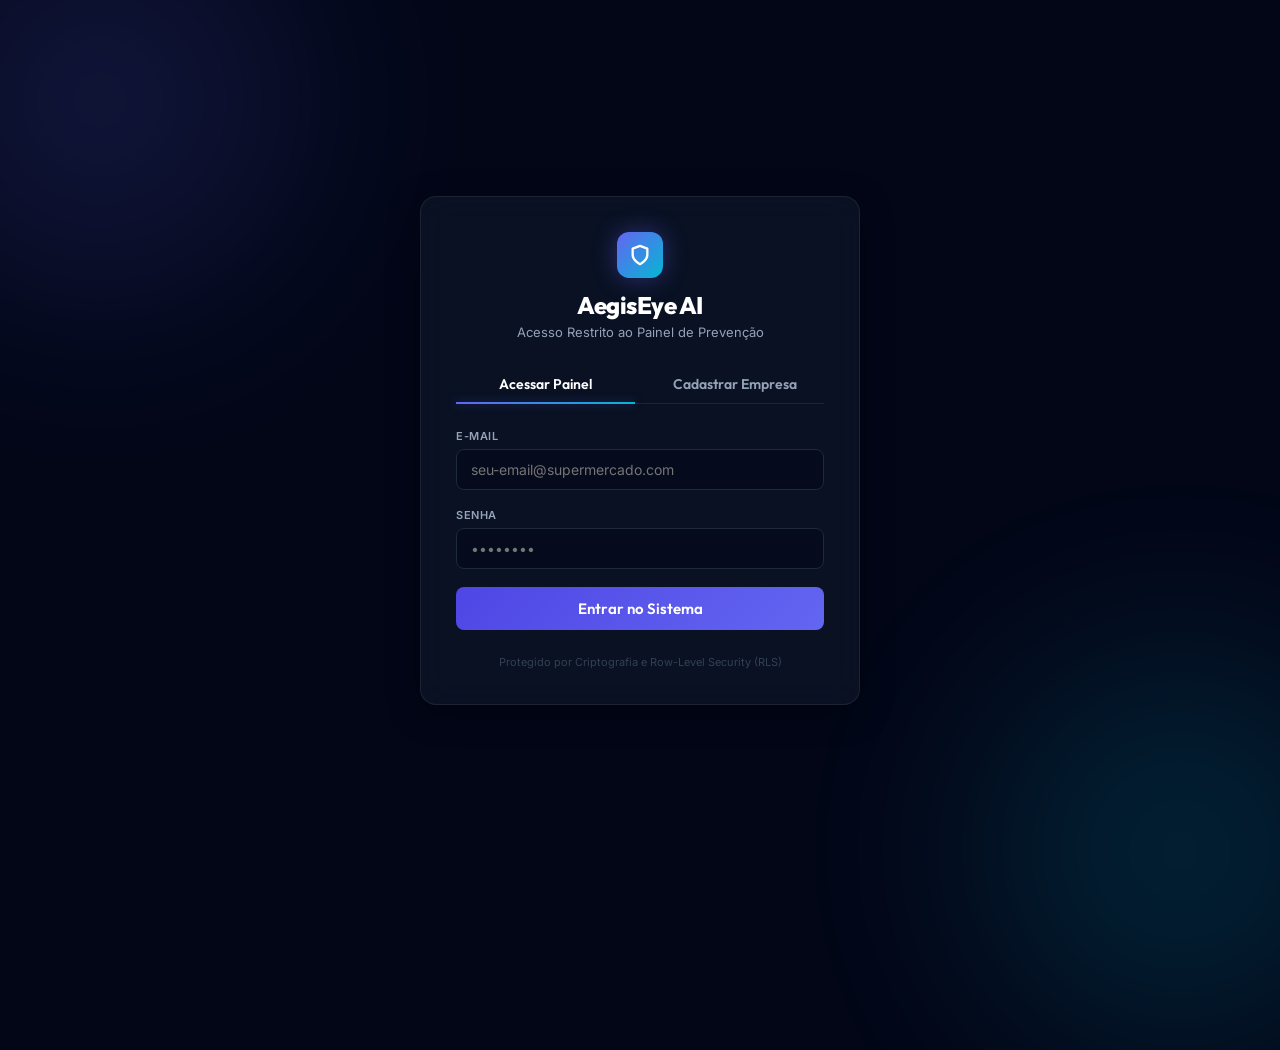
<file: index.html>
<!DOCTYPE html>
<html lang="pt-BR">
<head>
    <script>
        if (!sessionStorage.getItem('aegiseye_session_token')) {
            window.location.href = 'login.html';
        }
    </script>
    <meta charset="UTF-8">
    <meta name="viewport" content="width=device-width, initial-scale=1.0">
    <title>AegisEye AI - Prevenção Inteligente de Perdas</title>
    <meta name="description" content="Dashboard interativo para o AegisEye AI, sistema de detecção comportamental para prevenção de perdas em supermercados.">
    <!-- Google Fonts -->
    <link rel="preconnect" href="https://fonts.googleapis.com">
    <link rel="preconnect" href="https://fonts.gstatic.com" crossorigin>
    <link href="https://fonts.googleapis.com/css2?family=Inter:wght@300;400;500;600;700&family=Outfit:wght@400;500;600;700;800&display=swap" rel="stylesheet">
    <!-- Stylesheet -->
    <link rel="stylesheet" href="style.css?v=2">
</head>
<body>
    <div class="app-container">
        <!-- Sidebar -->
        <aside class="sidebar">
            <div class="sidebar-header">
                <div class="logo">
                    <svg class="logo-icon" viewBox="0 0 24 24" fill="none" stroke="currentColor" stroke-width="2.5">
                        <path d="M12 22s8-4 8-10V5l-8-3-8 3v7c0 6 8 10 8 10z"/>
                        <circle cx="12" cy="11" r="3"/>
                    </svg>
                    <div class="logo-text">
                        <span class="logo-title">AegisEye</span>
                        <span class="logo-subtitle">Loss Prevention AI</span>
                    </div>
                </div>
            </div>
            
            <nav class="sidebar-nav">
                <button class="nav-item active" data-tab="live" id="btn-tab-live">
                    <svg class="nav-icon" viewBox="0 0 24 24" fill="none" stroke="currentColor" stroke-width="2"><path d="M23 7l-7 5 7 5V7z"/><rect x="1" y="5" width="15" height="14" rx="2" ry="2"/></svg>
                    Monitoramento Live
                </button>
                <button class="nav-item" data-tab="analytics" id="btn-tab-analytics">
                    <svg class="nav-icon" viewBox="0 0 24 24" fill="none" stroke="currentColor" stroke-width="2"><path d="M21.21 15.89A10 10 0 1 1 8 2.83"/><path d="M22 12A10 10 0 0 0 12 2v10z"/></svg>
                    Analytics & Heatmaps
                </button>
                <button class="nav-item" data-tab="cameras" id="btn-tab-cameras">
                    <svg class="nav-icon" viewBox="0 0 24 24" fill="none" stroke="currentColor" stroke-width="2"><path d="M12 22c5.523 0 10-4.477 10-10S17.523 2 12 2 2 6.477 2 12s4.477 10 10 10z"/><path d="M12 8v4l3 3"/></svg>
                    Gerenciar Câmeras
                </button>
                <button class="nav-item" data-tab="saas" id="btn-tab-saas">
                    <svg class="nav-icon" viewBox="0 0 24 24" fill="none" stroke="currentColor" stroke-width="2"><line x1="12" y1="1" x2="12" y2="23"/><path d="M17 5H9.5a3.5 3.5 0 0 0 0 7h5a3.5 3.5 0 0 1 0 7H6"/></svg>
                    Simulador SaaS & ROI
                </button>
            </nav>
            
            <div class="sidebar-footer">
                <div class="user-profile-card" style="background: rgba(255,255,255,0.03); border: 1px solid rgba(255,255,255,0.05); padding: 10px; border-radius: 8px; margin-bottom: 12px; display: flex; align-items: center; justify-content: space-between; font-size: 11px;">
                    <div style="display: flex; flex-direction: column; gap: 2px;">
                        <span id="sidebar-user-name" style="color: var(--white); font-weight: 600;">Carregando...</span>
                        <span id="sidebar-tenant-name" style="color: var(--slate-400);">Tenant</span>
                    </div>
                    <button id="btn-logout" style="background: none; border: none; color: var(--rose-500); cursor: pointer; display: flex; align-items: center;" title="Sair">
                        <svg width="14" height="14" viewBox="0 0 24 24" fill="none" stroke="currentColor" stroke-width="2"><path d="M9 21H5a2 2 0 0 1-2-2V5a2 2 0 0 1 2-2h4"/><polyline points="16 17 21 12 16 7"/><line x1="21" y1="12" x2="9" y2="12"/></svg>
                    </button>
                </div>
                <div class="status-indicator-container">
                    <span class="pulse-dot green"></span>
                    <span class="status-text">Edge Node: <strong>Conectado</strong></span>
                </div>
                <div class="legal-disclaimer">
                    <svg viewBox="0 0 24 24" fill="none" stroke="currentColor" stroke-width="2" class="disclaimer-icon"><circle cx="12" cy="12" r="10"/><line x1="12" y1="16" x2="12" y2="12"/><line x1="12" y1="8" x2="12.01" y2="8"/></svg>
                    100% LGPD Compliant (Sem Biometria Facial)
                </div>
            </div>
        </aside>

        <!-- Main Content Area -->
        <main class="main-content">
            <!-- Header -->
            <header class="main-header">
                <div class="header-title-area">
                    <h1 id="view-title">Monitoramento Live</h1>
                    <p class="header-subtitle" id="view-subtitle">Acompanhamento em tempo real e inteligência local</p>
                </div>
                <div class="header-stats">
                    <div class="quick-stat">
                        <span class="quick-stat-label">Alertas Hoje</span>
                        <span class="quick-stat-value" id="stats-alerts-count">24</span>
                    </div>
                    <div class="quick-stat-divider"></div>
                    <div class="quick-stat">
                        <span class="quick-stat-label">Precisão IA</span>
                        <span class="quick-stat-value text-cyan">92.4%</span>
                    </div>
                    <div class="quick-stat-divider"></div>
                    <div class="quick-stat">
                        <span class="quick-stat-label">Perdas Evitadas</span>
                        <span class="quick-stat-value text-green" id="stats-saved-value">R$ 4.250</span>
                    </div>
                </div>
            </header>

            <!-- TAB 1: Live Monitor -->
            <section class="tab-view active" id="view-live">
                <div class="live-grid">
                    <!-- Feed Column -->
                    <div class="feed-column">
                        <div class="camera-selectors">
                            <button class="cam-select-btn active" data-cam="0">
                                <span class="cam-indicator online"></span>
                                Corredor 1 (Mercearia)
                            </button>
                            <button class="cam-select-btn" data-cam="1">
                                <span class="cam-indicator online"></span>
                                Corredor 2 (Biscoitos)
                            </button>
                            <button class="cam-select-btn" data-cam="2">
                                <span class="cam-indicator warning"></span>
                                Bebidas Finas
                            </button>
                            <button class="cam-select-btn" data-cam="3">
                                <span class="cam-indicator online"></span>
                                Caixa 1
                            </button>
                            <button class="cam-select-btn" data-cam="4">
                                <span class="cam-indicator online"></span>
                                Caixa 2 (Autoatendimento)
                            </button>
                        </div>
                        
                        <div class="video-container">
                            <div class="video-header">
                                <span class="camera-info-badge" id="active-cam-title">Corredor 1 (Mercearia)</span>
                                <div class="video-controls">
                                    <span class="video-fps">FPS: 30.2</span>
                                    <span class="video-latency">Latência: 45ms</span>
                                    <span class="rec-badge"><span class="rec-dot"></span>LIVE</span>
                                </div>
                            </div>
                            
                            <!-- Video Simulation Canvas -->
                            <div class="canvas-wrapper">
                                <canvas id="video-canvas" width="800" height="450"></canvas>
                                <div class="detection-overlay-notice" id="detection-notice">
                                    Nenhuma atividade suspeita no momento
                                </div>
                            </div>
                            
                            <!-- Interactive Simulation Control -->
                            <div class="simulation-controls">
                                <div class="sim-select-group">
                                    <select id="sim-type-selector" class="sim-dropdown">
                                        <option value="concealment">Ocultamento de Produto</option>
                                        <option value="lingering">Permanência Excessiva (Bebidas)</option>
                                        <option value="running">Pessoa Correndo / Briga</option>
                                        <option value="fall">Queda de Cliente (Segurança)</option>
                                        <option value="shelf">Gôndola Vazia / Reposição</option>
                                    </select>
                                    <button class="action-btn" id="btn-trigger-suspicious">
                                        <svg viewBox="0 0 24 24" fill="none" stroke="currentColor" stroke-width="2" class="btn-icon"><path d="M10.29 3.86L1.82 18a2 2 0 0 0 1.71 3h16.94a2 2 0 0 0 1.71-3L13.71 3.86a2 2 0 0 0-3.42 0z"/><line x1="12" y1="9" x2="12" y2="13"/><line x1="12" y1="17" x2="12.01" y2="17"/></svg>
                                        Simular Ação
                                    </button>
                                </div>
                                <div class="sim-speed-selector">
                                    <span class="sim-speed-label">Sensibilidade IA:</span>
                                    <input type="range" min="50" max="95" value="75" class="range-slider" id="sensitivity-slider">
                                    <span class="sim-speed-value" id="sensitivity-val">75%</span>
                                </div>
                            </div>
                        </div>
                        
                        <!-- Console Logging Container -->
                        <div class="console-card">
                            <div class="card-header">
                                <h3>Logs do Processador de IA (Edge Node)</h3>
                                <button class="clear-btn" id="btn-clear-logs">Limpar</button>
                            </div>
                            <div class="console-log-area" id="console-logs">
                                <div class="log-line info">[18:04:12] [AegisEdge-01] Iniciando pipelines de inferência YOLO11 + ByteTrack...</div>
                                <div class="log-line info">[18:04:13] [AegisEdge-01] 5 fluxos RTSP carregados e conectados com sucesso.</div>
                                <div class="log-line success">[18:04:14] [Caixa 2] Modelo de Checkout ativo. Detecção de itens não escaneados habilitada.</div>
                                <div class="log-line info">[18:04:15] [Corredor 1] Track ID #104 criado para objeto tipo "Pessoa"</div>
                            </div>
                        </div>
                    </div>
                    
                    <!-- Alert Queue Column -->
                    <div class="alert-column">
                        <div class="alerts-header">
                            <h2>Fila de Alertas Operacionais</h2>
                            <span class="alert-count-badge" id="active-alert-badge">3 ativos</span>
                        </div>
                        
                        <div class="alerts-queue" id="alerts-queue-container">
                            <!-- Alert Card 1 -->
                            <div class="alert-card critical anim-pulse-card" data-alert-id="1">
                                <div class="alert-card-header">
                                    <span class="severity-badge critical">Crítico</span>
                                    <span class="alert-time">14:51</span>
                                </div>
                                <div class="alert-card-body">
                                    <h3 class="alert-title">Produto escondido sob a roupa</h3>
                                    <p class="alert-details">Objeto retirado da prateleira e ocultado na jaqueta.</p>
                                    <div class="alert-meta">
                                        <span>Cam: <strong>Bebidas Finas</strong></span>
                                        <span>Confiança: <strong class="text-rose">84%</strong></span>
                                    </div>
                                </div>
                                <div class="alert-card-actions">
                                    <button class="btn-play-clip" data-alert-id="1">Rever Clipe</button>
                                    <div class="alert-feedback-btns">
                                        <button class="btn-feedback correct" title="Confirmar Alerta" data-alert-id="1">✓</button>
                                        <button class="btn-feedback incorrect" title="Falso Positivo" data-alert-id="1">✗</button>
                                    </div>
                                </div>
                            </div>
                            
                            <!-- Alert Card 2 -->
                            <div class="alert-card warning" data-alert-id="2">
                                <div class="alert-card-header">
                                    <span class="severity-badge warning">Atenção</span>
                                    <span class="alert-time">14:40</span>
                                </div>
                                <div class="alert-card-body">
                                    <h3 class="alert-title">Permanência prolongada na seção</h3>
                                    <p class="alert-details">Cliente parado na zona de risco há mais de 12 minutos.</p>
                                    <div class="alert-meta">
                                        <span>Cam: <strong>Bebidas Finas</strong></span>
                                        <span>Dwell: <strong>12m 34s</strong></span>
                                    </div>
                                </div>
                                <div class="alert-card-actions">
                                    <button class="btn-play-clip" data-alert-id="2">Rever Clipe</button>
                                    <div class="alert-feedback-btns">
                                        <button class="btn-feedback correct" title="Confirmar Alerta" data-alert-id="2">✓</button>
                                        <button class="btn-feedback incorrect" title="Falso Positivo" data-alert-id="2">✗</button>
                                    </div>
                                </div>
                            </div>
                            
                            <!-- Alert Card 3 -->
                            <div class="alert-card medium" data-alert-id="3">
                                <div class="alert-card-header">
                                    <span class="severity-badge medium">Médio</span>
                                    <span class="alert-time">14:32</span>
                                </div>
                                <div class="alert-card-body">
                                    <h3 class="alert-title">Objeto colocado em mochila</h3>
                                    <p class="alert-details">Objeto retirado de prateleira inserido em mochila de costas.</p>
                                    <div class="alert-meta">
                                        <span>Cam: <strong>Corredor 1 (Mercearia)</strong></span>
                                        <span>Confiança: <strong class="text-amber">91%</strong></span>
                                    </div>
                                </div>
                                <div class="alert-card-actions">
                                    <button class="btn-play-clip" data-alert-id="3">Rever Clipe</button>
                                    <div class="alert-feedback-btns">
                                        <button class="btn-feedback correct" title="Confirmar Alerta" data-alert-id="3">✓</button>
                                        <button class="btn-feedback incorrect" title="Falso Positivo" data-alert-id="3">✗</button>
                                    </div>
                                </div>
                            </div>
                        </div>
                    </div>
                </div>
            </section>

            <!-- TAB 2: Metrics & Heatmaps -->
            <section class="tab-view" id="view-analytics">
                <div class="analytics-layout">
                    <!-- Store Map Card -->
                    <div class="analytics-card map-card">
                        <div class="card-header">
                            <div>
                                <h3>Mapa de Calor de Riscos (Planta da Loja)</h3>
                                <p class="card-subtitle">Áreas com maior incidência de alertas comportamentais acumulados nas últimas 24 horas</p>
                            </div>
                            <div class="map-controls">
                                <button class="action-btn btn-sm active" id="btn-toggle-heatmap">Calor Ativo</button>
                                <button class="action-btn btn-sm" id="btn-reset-heatmap">Resetar Dados</button>
                            </div>
                        </div>
                        <div class="heatmap-canvas-container">
                            <canvas id="heatmap-canvas" width="750" height="400"></canvas>
                        </div>
                        <div class="heatmap-legend">
                            <span class="legend-title">Severidade de Perda / Frequência:</span>
                            <div class="legend-gradient"></div>
                            <div class="legend-labels">
                                <span>Baixo (Zonas Frias)</span>
                                <span>Médio</span>
                                <span>Alto (Zonas Quentes)</span>
                            </div>
                        </div>
                    </div>
                    
                    <!-- Stats Charts and Grid -->
                    <div class="analytics-sidebar-grid">
                        <div class="analytics-card metric-card">
                            <h3>Distribuição de Incidentes por Corredor</h3>
                            <div class="chart-container">
                                <!-- Simulated SVG Bar Chart -->
                                <svg class="svg-chart" viewBox="0 0 100 60">
                                    <!-- Grid lines -->
                                    <line x1="15" y1="5" x2="95" y2="5" stroke="var(--slate-800)" stroke-dasharray="2" stroke-width="0.5"/>
                                    <line x1="15" y1="20" x2="95" y2="20" stroke="var(--slate-800)" stroke-dasharray="2" stroke-width="0.5"/>
                                    <line x1="15" y1="35" x2="95" y2="35" stroke="var(--slate-800)" stroke-dasharray="2" stroke-width="0.5"/>
                                    <line x1="15" y1="50" x2="95" y2="50" stroke="var(--slate-800)" stroke-width="1"/>
                                    
                                    <!-- Bar labels -->
                                    <text x="12" y="10" class="chart-text label" text-anchor="end">Bebidas</text>
                                    <text x="12" y="24" class="chart-text label" text-anchor="end">Corr. 1</text>
                                    <text x="12" y="38" class="chart-text label" text-anchor="end">Caixas</text>
                                    <text x="12" y="52" class="chart-text label" text-anchor="end">Corr. 2</text>
                                    
                                    <!-- Bars -->
                                    <rect x="15" y="6" width="75" height="6" rx="2" fill="url(#rose-grad)"/>
                                    <rect x="15" y="20" width="50" height="6" rx="2" fill="url(#amber-grad)"/>
                                    <rect x="15" y="34" width="30" height="6" rx="2" fill="url(#cyan-grad)"/>
                                    <rect x="15" y="48" width="15" height="6" rx="2" fill="url(#indigo-grad)"/>
                                    
                                    <!-- Values -->
                                    <text x="93" y="10" class="chart-text val">15</text>
                                    <text x="68" y="24" class="chart-text val">10</text>
                                    <text x="48" y="38" class="chart-text val">6</text>
                                    <text x="33" y="52" class="chart-text val">3</text>
                                    
                                    <defs>
                                        <linearGradient id="rose-grad" x1="0" y1="0" x2="1" y2="0">
                                            <stop offset="0%" stop-color="var(--rose-600)"/>
                                            <stop offset="100%" stop-color="var(--rose-400)"/>
                                        </linearGradient>
                                        <linearGradient id="amber-grad" x1="0" y1="0" x2="1" y2="0">
                                            <stop offset="0%" stop-color="var(--amber-600)"/>
                                            <stop offset="100%" stop-color="var(--amber-400)"/>
                                        </linearGradient>
                                        <linearGradient id="cyan-grad" x1="0" y1="0" x2="1" y2="0">
                                            <stop offset="0%" stop-color="var(--cyan-600)"/>
                                            <stop offset="100%" stop-color="var(--cyan-400)"/>
                                        </linearGradient>
                                        <linearGradient id="indigo-grad" x1="0" y1="0" x2="1" y2="0">
                                            <stop offset="0%" stop-color="var(--indigo-600)"/>
                                            <stop offset="100%" stop-color="var(--indigo-400)"/>
                                        </linearGradient>
                                    </defs>
                                </svg>
                            </div>
                        </div>
                        
                        <div class="analytics-card metric-card">
                            <h3>Alertas por Faixa Horária</h3>
                            <div class="chart-container">
                                <!-- Simulated SVG Line Chart -->
                                <svg class="svg-chart" viewBox="0 0 100 50">
                                    <!-- Grid lines -->
                                    <line x1="10" y1="10" x2="95" y2="10" stroke="var(--slate-800)" stroke-dasharray="2" stroke-width="0.5"/>
                                    <line x1="10" y1="25" x2="95" y2="25" stroke="var(--slate-800)" stroke-dasharray="2" stroke-width="0.5"/>
                                    <line x1="10" y1="40" x2="95" y2="40" stroke="var(--slate-800)" stroke-width="1"/>
                                    
                                    <!-- Chart line -->
                                    <path d="M 10 38 Q 25 35 35 22 T 60 12 T 80 30 T 95 38" fill="none" stroke="var(--cyan-500)" stroke-width="1.5"/>
                                    
                                    <!-- Points -->
                                    <circle cx="10" cy="38" r="1.2" fill="var(--cyan-500)"/>
                                    <circle cx="35" cy="22" r="1.2" fill="var(--cyan-500)"/>
                                    <circle cx="60" cy="12" r="1.2" fill="var(--cyan-500)"/>
                                    <circle cx="80" cy="30" r="1.2" fill="var(--cyan-500)"/>
                                    <circle cx="95" cy="38" r="1.2" fill="var(--cyan-500)"/>
                                    
                                    <!-- X Axis Labels -->
                                    <text x="10" y="46" class="chart-text axis" text-anchor="middle">08h</text>
                                    <text x="35" y="46" class="chart-text axis" text-anchor="middle">12h</text>
                                    <text x="60" y="46" class="chart-text axis" text-anchor="middle">16h</text>
                                    <text x="80" y="46" class="chart-text axis" text-anchor="middle">20h</text>
                                    <text x="95" y="46" class="chart-text axis" text-anchor="middle">22h</text>
                                </svg>
                            </div>
                        </div>
                    </div>
                </div>
            </section>

            <!-- TAB 3: Manage Cameras -->
            <section class="tab-view" id="view-cameras">
                <div class="camera-management-panel">
                    <div class="camera-list-container">
                        <div class="section-title-with-action">
                            <h2>Câmeras Conectadas e Ativas</h2>
                            <span class="camera-total-count" id="camera-total-count-badge">5 Câmeras</span>
                        </div>
                        
                        <div class="camera-cards-grid" id="camera-grid">
                            <!-- Card Cam 0 -->
                            <div class="camera-setup-card">
                                <div class="camera-setup-header">
                                    <div class="camera-setup-title-group">
                                        <span class="camera-index">CAM-01</span>
                                        <h4>Corredor 1 (Mercearia)</h4>
                                    </div>
                                    <span class="badge-status online">Online</span>
                                </div>
                                <div class="camera-setup-details">
                                    <p><strong>URL RTSP:</strong> rtsp://192.168.1.100/ch1</p>
                                    <p><strong>Dispositivo:</strong> Intelbras VIP 3230 B</p>
                                    <p><strong>Modo IA:</strong> Ocultamento / Suspeita</p>
                                </div>
                                <div class="camera-setup-actions">
                                    <button class="action-btn btn-sm btn-outline">Editar</button>
                                    <button class="action-btn btn-sm btn-danger-outline">Remover</button>
                                </div>
                            </div>
                            <!-- Card Cam 1 -->
                            <div class="camera-setup-card">
                                <div class="camera-setup-header">
                                    <div class="camera-setup-title-group">
                                        <span class="camera-index">CAM-02</span>
                                        <h4>Corredor 2 (Biscoitos)</h4>
                                    </div>
                                    <span class="badge-status online">Online</span>
                                </div>
                                <div class="camera-setup-details">
                                    <p><strong>URL RTSP:</strong> rtsp://192.168.1.100/ch2</p>
                                    <p><strong>Dispositivo:</strong> Dahua HDW1230S</p>
                                    <p><strong>Modo IA:</strong> Ocultamento / Fluxo de Pessoas</p>
                                </div>
                                <div class="camera-setup-actions">
                                    <button class="action-btn btn-sm btn-outline">Editar</button>
                                    <button class="action-btn btn-sm btn-danger-outline">Remover</button>
                                </div>
                            </div>
                            <!-- Card Cam 2 -->
                            <div class="camera-setup-card alert-active">
                                <div class="camera-setup-header">
                                    <div class="camera-setup-title-group">
                                        <span class="camera-index">CAM-03</span>
                                        <h4>Bebidas Finas</h4>
                                    </div>
                                    <span class="badge-status warning-badge">Alerta</span>
                                </div>
                                <div class="camera-setup-details">
                                    <p><strong>URL RTSP:</strong> rtsp://192.168.1.100/ch3</p>
                                    <p><strong>Dispositivo:</strong> Hikvision DS-2CD2021G1</p>
                                    <p><strong>Modo IA:</strong> Permanência Alta / Ocultamento</p>
                                </div>
                                <div class="camera-setup-actions">
                                    <button class="action-btn btn-sm btn-outline">Editar</button>
                                    <button class="action-btn btn-sm btn-danger-outline">Remover</button>
                                </div>
                            </div>
                            <!-- Card Cam 3 -->
                            <div class="camera-setup-card">
                                <div class="camera-setup-header">
                                    <div class="camera-setup-title-group">
                                        <span class="camera-index">CAM-04</span>
                                        <h4>Caixa 1</h4>
                                    </div>
                                    <span class="badge-status online">Online</span>
                                </div>
                                <div class="camera-setup-details">
                                    <p><strong>URL RTSP:</strong> rtsp://192.168.1.100/ch4</p>
                                    <p><strong>Dispositivo:</strong> Hikvision DS-2CD1023G0</p>
                                    <p><strong>Modo IA:</strong> Desistência / Fila Larga</p>
                                </div>
                                <div class="camera-setup-actions">
                                    <button class="action-btn btn-sm btn-outline">Editar</button>
                                    <button class="action-btn btn-sm btn-danger-outline">Remover</button>
                                </div>
                            </div>
                            <!-- Card Cam 4 -->
                            <div class="camera-setup-card">
                                <div class="camera-setup-header">
                                    <div class="camera-setup-title-group">
                                        <span class="camera-index">CAM-05</span>
                                        <h4>Caixa 2 (Autoatendimento)</h4>
                                    </div>
                                    <span class="badge-status online">Online</span>
                                </div>
                                <div class="camera-setup-details">
                                    <p><strong>URL RTSP:</strong> rtsp://192.168.1.100/ch5</p>
                                    <p><strong>Dispositivo:</strong> Intelbras VIP 1230 D</p>
                                    <p><strong>Modo IA:</strong> Checkout Não Escaneado</p>
                                </div>
                                <div class="camera-setup-actions">
                                    <button class="action-btn btn-sm btn-outline">Editar</button>
                                    <button class="action-btn btn-sm btn-danger-outline">Remover</button>
                                </div>
                            </div>
                        </div>
                    </div>
                    
                    <!-- Camera Add Form -->
                    <div class="camera-add-card">
                        <h3>Adicionar Nova Câmera IP / Canal DVR</h3>
                        <p class="card-subtitle">Conecte um novo fluxo de vídeo RTSP e selecione as diretrizes de IA</p>
                        
                        <form class="camera-form" id="camera-add-form" onsubmit="return false;">
                            <div class="form-group">
                                <label for="cam-name">Nome Descritivo da Câmera</label>
                                <input type="text" id="cam-name" placeholder="Ex: Corredor 3 (Limpeza)" required>
                            </div>
                            
                            <div class="form-group">
                                <label for="cam-rtsp">URL RTSP do Vídeo</label>
                                <input type="text" id="cam-rtsp" placeholder="Ex: rtsp://admin:senha@192.168.1.100:554/live/ch1" required>
                            </div>
                            
                            <div class="form-row">
                                <div class="form-group half">
                                    <label for="cam-device">Marca / Modelo do Aparelho</label>
                                    <select id="cam-device">
                                        <option value="Intelbras VIP">Intelbras VIP Series</option>
                                        <option value="Hikvision DS">Hikvision Bullet/Dome</option>
                                        <option value="Dahua HDW">Dahua Network Camera</option>
                                        <option value="ONVIF Genérica">Genérica ONVIF IP Cam</option>
                                    </select>
                                </div>
                                <div class="form-group half">
                                    <label for="cam-profile">Perfil de IA Comportamental</label>
                                    <select id="cam-profile">
                                        <option value="Ocultamento / Suspeita">Ocultamento de Itens (Jaqueta/Mochila)</option>
                                        <option value="Tempo de Permanência">Permanência Excedida (Zonas Caras)</option>
                                        <option value="Autoatendimento / Scan">Não Escaneados (Checkout)</option>
                                        <option value="Movimentação Rápida">Pessoa Correndo / Invasão</option>
                                    </select>
                                </div>
                            </div>
                            
                            <button type="submit" class="action-btn w-full" id="btn-add-camera">
                                <svg viewBox="0 0 24 24" fill="none" stroke="currentColor" stroke-width="2" class="btn-icon"><line x1="12" y1="5" x2="12" y2="19"/><line x1="5" y1="12" x2="19" y2="12"/></svg>
                                Conectar Câmera
                            </button>
                        </form>
                    </div>
                </div>
            </section>

            <!-- TAB 4: SaaS Calculator -->
            <section class="tab-view" id="view-saas">
                <div class="saas-container">
                    <div class="saas-header">
                        <h2>Simulador de Negócios & Proposta Comercial</h2>
                        <p class="card-subtitle">Calcule o preço de assinatura do software AegisEye AI e demonstre o Retorno sobre o Investimento (ROI) para o supermercado</p>
                    </div>
                    
                    <div class="saas-grid">
                        <!-- Configurator Column -->
                        <div class="saas-card config-card">
                            <h3>Parâmetros do Supermercado</h3>
                            <p class="card-subtitle">Insira as informações de tamanho e perdas atuais da loja</p>
                            
                            <div class="calculator-controls">
                                <div class="calc-control-group">
                                    <div class="calc-label-row">
                                        <span class="calc-control-label">Quantidade de Câmeras IP</span>
                                        <span class="calc-control-bubble" id="calc-val-cameras">12 câmeras</span>
                                    </div>
                                    <input type="range" min="4" max="64" value="12" class="range-slider font-slider" id="saas-cameras-slider">
                                    <div class="range-labels">
                                        <span>4 Câm.</span>
                                        <span>32 Câm.</span>
                                        <span>64 Câm.</span>
                                    </div>
                                </div>
                                
                                <div class="calc-control-group">
                                    <div class="calc-label-row">
                                        <span class="calc-control-label">Perda Mensal Estimada por Furtos</span>
                                        <span class="calc-control-bubble highlight" id="calc-val-losses">R$ 15.000</span>
                                    </div>
                                    <input type="range" min="1000" max="80000" step="1000" value="15000" class="range-slider font-slider" id="saas-losses-slider">
                                    <div class="range-labels">
                                        <span>R$ 1.000</span>
                                        <span>R$ 40.000</span>
                                        <span>R$ 80.000</span>
                                    </div>
                                </div>
                                
                                <div class="calc-control-group">
                                    <div class="calc-label-row">
                                        <span class="calc-control-label">Taxa de Prevenção Estimada da IA</span>
                                        <span class="calc-control-bubble text-cyan" id="calc-val-rate">60%</span>
                                    </div>
                                    <input type="range" min="30" max="90" step="5" value="60" class="range-slider font-slider" id="saas-rate-slider">
                                    <div class="range-labels">
                                        <span>30% (Conservador)</span>
                                        <span>60% (Recomendado)</span>
                                        <span>90% (Otimista)</span>
                                    </div>
                                </div>

                                <div class="calc-control-group">
                                    <span class="calc-control-label">Módulos de IA Adicionais</span>
                                    <div class="checkbox-group" style="margin-top: 8px; display: flex; flex-direction: column; gap: 8px;">
                                        <label class="checkbox-label" style="display: flex; align-items: flex-start; gap: 8px; font-size: 11px; cursor: pointer; color: var(--slate-200); line-height: 1.4;">
                                            <input type="checkbox" id="saas-module-ops" style="accent-color: var(--indigo-500); width: 15px; height: 15px; margin-top: 2px;">
                                            <span>Módulo Operações (+ R$ 199/mês)<br><small style="color: var(--slate-400);">Simula alertas de reposição de gôndolas vazias, controle de filas no checkout e quedas de clientes.</small></span>
                                        </label>
                                        <label class="checkbox-label" style="display: flex; align-items: flex-start; gap: 8px; font-size: 11px; cursor: pointer; color: var(--slate-200); line-height: 1.4;">
                                            <input type="checkbox" id="saas-infra-cloud" style="accent-color: var(--indigo-500); width: 15px; height: 15px; margin-top: 2px;">
                                            <span>Processamento em Nuvem (Cloud GPU)<br><small style="color: var(--slate-400);">Caso ativado, o processamento ocorre na nuvem (+ R$ 25/câmera por mês). Desativado processa em Mini-PC Edge local.</small></span>
                                        </label>
                                    </div>
                                </div>
                            </div>
                            
                            <div class="business-info-notice">
                                <svg viewBox="0 0 24 24" fill="none" stroke="currentColor" stroke-width="2" class="info-icon"><circle cx="12" cy="12" r="10"/><line x1="12" y1="16" x2="12" y2="12"/><line x1="12" y1="8" x2="12.01" y2="8"/></svg>
                                <span>A mensalidade escala por quantidade de câmeras processadas em tempo real. A infraestrutura básica pode ser local (Edge PC) ou em nuvem com GPUs.</span>
                            </div>
                        </div>
                        
                        <!-- ROI Results Column -->
                        <div class="saas-card result-card">
                            <h3>Resultados Financeiros (Projeção SaaS)</h3>
                            <p class="card-subtitle">Análise detalhada do valor de assinatura e economia mensal gerada</p>
                            
                            <div class="roi-summary-grid" style="grid-template-columns: repeat(3, 1fr);">
                                <div class="roi-item">
                                    <span class="roi-label">Mensalidade SaaS</span>
                                    <span class="roi-val text-indigo" id="saas-subscription-price" style="font-size: 16px;">R$ 599 / mês</span>
                                    <span class="roi-desc" id="saas-plan-name">Plano Silver (Até 16 Câm.)</span>
                                </div>
                                
                                <div class="roi-item">
                                    <span class="roi-label">Custo Hospedagem</span>
                                    <span class="roi-val text-amber" id="saas-infra-cost" style="font-size: 16px;">R$ 150 / mês</span>
                                    <span class="roi-desc" id="saas-infra-desc">Servidor Edge Local</span>
                                </div>

                                <div class="roi-item">
                                    <span class="roi-label">Perdas Prevenidas</span>
                                    <span class="roi-val text-green" id="saas-recovered-losses" style="font-size: 16px;">R$ 9.000 / mês</span>
                                    <span class="roi-desc">Evitado pela IA</span>
                                </div>
                            </div>
                            
                            <div class="roi-net-savings">
                                <div class="net-savings-title">Retorno Líquido Mensal para o Cliente</div>
                                <div class="net-savings-value" id="saas-net-savings">R$ 8.401 / mês</div>
                                <div class="net-savings-annual" id="saas-annual-savings">Economia anual estimada: R$ 100.812 / ano</div>
                            </div>
                            
                            <div class="pricing-tiers">
                                <h4>Estrutura Comercial Proposta (SaaS)</h4>
                                <div class="tier-grid">
                                    <div class="tier-col" id="tier-bronze">
                                        <div class="tier-name">Bronze (Até 8 Câmeras)</div>
                                        <div class="tier-price">R$ 399/mês</div>
                                    </div>
                                    <div class="tier-col active" id="tier-silver">
                                        <div class="tier-name">Silver (Até 16 Câmeras)</div>
                                        <div class="tier-price">R$ 599/mês</div>
                                    </div>
                                    <div class="tier-col" id="tier-gold">
                                        <div class="tier-name">Gold (Até 32 Câmeras)</div>
                                        <div class="tier-price">R$ 1.199/mês</div>
                                    </div>
                                    <div class="tier-col" id="tier-enterprise">
                                        <div class="tier-name">Enterprise (64+ Câmeras)</div>
                                        <div class="tier-price">R$ 2.299/mês</div>
                                    </div>
                                </div>
                            </div>
                        </div>
                    </div>
                </div>
            </section>
        </main>
    </div>

    <!-- Alert Clip Modal Playback -->
    <div class="modal" id="video-modal">
        <div class="modal-content">
            <div class="modal-header">
                <h3 id="modal-alert-title">Replay do Incidente Operacional</h3>
                <button class="close-modal" id="btn-close-modal">&times;</button>
            </div>
            <div class="modal-body">
                <div class="modal-video-wrapper">
                    <canvas id="modal-video-canvas" width="640" height="360"></canvas>
                    <div class="modal-detection-banner" id="modal-detection-text">
                        OCULTAMENTO DETECTADO (CONFIANÇA: 84%)
                    </div>
                </div>
                <div class="modal-meta-info">
                    <p><strong>Câmera:</strong> <span id="modal-meta-camera">Bebidas Finas</span></p>
                    <p><strong>Horário:</strong> <span id="modal-meta-time">14:51:22</span></p>
                    <p><strong>Gatilho Comportamental:</strong> <span id="modal-meta-trigger">Objeto retirado de prateleira -> movimento rápido para o bolso interno da jaqueta.</span></p>
                </div>
            </div>
            <div class="modal-footer">
                <span class="modal-footer-label">Este alerta foi classificado corretamente?</span>
                <div class="modal-feedback-actions">
                    <button class="action-btn btn-success" id="btn-modal-feedback-correct">✓ Sim, Alerta Correto</button>
                    <button class="action-btn btn-danger-outline" id="btn-modal-feedback-incorrect">✗ Não, Falso Alarme</button>
                </div>
            </div>
        </div>
    </div>

    <!-- Javascript Logic -->
    <script src="app_v2.js"></script>
</body>
</html>
</file>
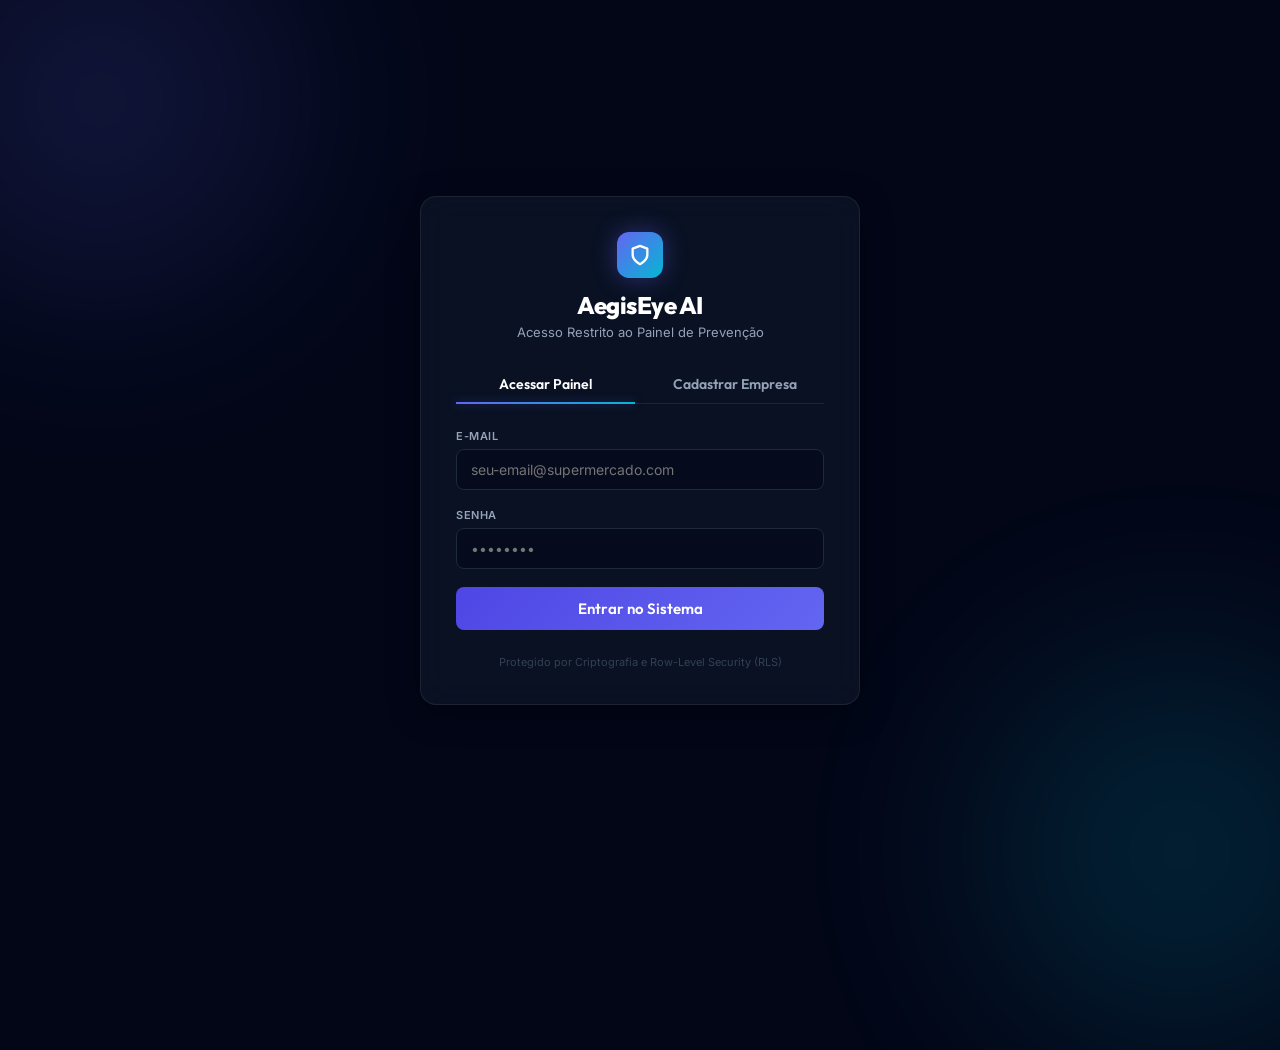
<file: frontend/index.html>
<!DOCTYPE html>
<html lang="pt-BR">
<head>
    <script>
        if (!sessionStorage.getItem('aegiseye_session_token')) {
            window.location.href = 'login.html';
        }
    </script>
    <meta charset="UTF-8">
    <meta name="viewport" content="width=device-width, initial-scale=1.0">
    <title>AegisEye AI - Prevenção Inteligente de Perdas</title>
    <meta name="description" content="Dashboard interativo para o AegisEye AI, sistema de detecção comportamental para prevenção de perdas em supermercados.">
    <!-- Google Fonts -->
    <link rel="preconnect" href="https://fonts.googleapis.com">
    <link rel="preconnect" href="https://fonts.gstatic.com" crossorigin>
    <link href="https://fonts.googleapis.com/css2?family=Inter:wght@300;400;500;600;700&family=Outfit:wght@400;500;600;700;800&display=swap" rel="stylesheet">
    <!-- Stylesheet -->
    <link rel="stylesheet" href="style.css?v=20260722_102">
</head>
<body>
    <div class="app-container">
        <!-- Sidebar -->
        <aside class="sidebar">
            <div class="sidebar-header">
                <div class="logo">
                    <svg class="logo-icon" viewBox="0 0 24 24" fill="none" stroke="currentColor" stroke-width="2.5">
                        <path d="M12 22s8-4 8-10V5l-8-3-8 3v7c0 6 8 10 8 10z"/>
                        <circle cx="12" cy="11" r="3"/>
                    </svg>
                    <div class="logo-text">
                        <span class="logo-title">AegisEye</span>
                        <span class="logo-subtitle">Loss Prevention AI</span>
                    </div>
                </div>
            </div>
            
            <nav class="sidebar-nav">
                <button class="nav-item active" data-tab="live" id="btn-tab-live">
                    <svg class="nav-icon" viewBox="0 0 24 24" fill="none" stroke="currentColor" stroke-width="2"><path d="M23 7l-7 5 7 5V7z"/><rect x="1" y="5" width="15" height="14" rx="2" ry="2"/></svg>
                    Monitoramento Live
                </button>
                <button class="nav-item" data-tab="analytics" id="btn-tab-analytics">
                    <svg class="nav-icon" viewBox="0 0 24 24" fill="none" stroke="currentColor" stroke-width="2"><path d="M21.21 15.89A10 10 0 1 1 8 2.83"/><path d="M22 12A10 10 0 0 0 12 2v10z"/></svg>
                    Analytics & Heatmaps
                </button>
                <button class="nav-item" data-tab="cameras" id="btn-tab-cameras">
                    <svg class="nav-icon" viewBox="0 0 24 24" fill="none" stroke="currentColor" stroke-width="2"><path d="M12 22c5.523 0 10-4.477 10-10S17.523 2 12 2 2 6.477 2 12s4.477 10 10 10z"/><path d="M12 8v4l3 3"/></svg>
                    Gerenciar Câmeras
                </button>
                <button class="nav-item" data-tab="saas" id="btn-tab-saas">
                    <svg class="nav-icon" viewBox="0 0 24 24" fill="none" stroke="currentColor" stroke-width="2"><line x1="12" y1="1" x2="12" y2="23"/><path d="M17 5H9.5a3.5 3.5 0 0 0 0 7h5a3.5 3.5 0 0 1 0 7H6"/></svg>
                    Simulador SaaS & ROI
                </button>
                <button class="nav-item" data-tab="evidencias" id="btn-tab-evidencias">
                    <svg class="nav-icon" viewBox="0 0 24 24" fill="none" stroke="currentColor" stroke-width="2"><path d="M14 2H6a2 2 0 0 0-2 2v16a2 2 0 0 0 2 2h12a2 2 0 0 0 2-2V8z"/><polyline points="14 2 14 8 20 8"/><line x1="16" y1="13" x2="8" y2="13"/><line x1="16" y1="17" x2="8" y2="17"/></svg>
                    Histórico de Evidências
                </button>
                <button class="nav-item" data-tab="settings" id="btn-tab-settings">
                    <svg class="nav-icon" viewBox="0 0 24 24" fill="none" stroke="currentColor" stroke-width="2"><circle cx="12" cy="12" r="3"/><path d="M19.4 15a1.65 1.65 0 0 0 .33 1.82l.06.06a2 2 0 1 1-2.83 2.83l-.06-.06a1.65 1.65 0 0 0-1.82-.33 1.65 1.65 0 0 0-1 1.51V21a2 2 0 0 1-4 0v-.09A1.65 1.65 0 0 0 9 19.4a1.65 1.65 0 0 0-1.82.33l-.06.06a2 2 0 1 1-2.83-2.83l.06-.06a1.65 1.65 0 0 0 .33-1.82 1.65 1.65 0 0 0-1.51-1H3a2 2 0 0 1 0-4h.09A1.65 1.65 0 0 0 4.6 9a1.65 1.65 0 0 0-.33-1.82l-.06-.06a2 2 0 1 1 2.83-2.83l.06.06a1.65 1.65 0 0 0 1.82.33H9a1.65 1.65 0 0 0 1-1.51V3a2 2 0 0 1 4 0v.09a1.65 1.65 0 0 0 1 1.51 1.65 1.65 0 0 0 1.82-.33l.06-.06a2 2 0 1 1 2.83 2.83l-.06.06a1.65 1.65 0 0 0-.33 1.82V9a1.65 1.65 0 0 0 1.51 1H21a2 2 0 0 1 0 4h-.09a1.65 1.65 0 0 0-1.51 1z"/></svg>
                    Configurações
                </button>
            </nav>
            
            <div class="sidebar-footer">
                <div class="user-profile-card" style="background: rgba(255,255,255,0.03); border: 1px solid rgba(255,255,255,0.05); padding: 10px; border-radius: 8px; margin-bottom: 12px; display: flex; align-items: center; justify-content: space-between; font-size: 11px;">
                    <div style="display: flex; flex-direction: column; gap: 2px;">
                        <span id="sidebar-user-name" style="color: var(--white); font-weight: 600;">Carregando...</span>
                        <span id="sidebar-tenant-name" style="color: var(--slate-400);">Tenant</span>
                    </div>
                    <button id="btn-logout" style="background: none; border: none; color: var(--rose-500); cursor: pointer; display: flex; align-items: center;" title="Sair">
                        <svg width="14" height="14" viewBox="0 0 24 24" fill="none" stroke="currentColor" stroke-width="2"><path d="M9 21H5a2 2 0 0 1-2-2V5a2 2 0 0 1 2-2h4"/><polyline points="16 17 21 12 16 7"/><line x1="21" y1="12" x2="9" y2="12"/></svg>
                    </button>
                </div>
                <div class="status-indicator-container">
                    <span class="pulse-dot green"></span>
                    <span class="status-text">Edge Node: <strong>Conectado</strong></span>
                </div>
                <div class="legal-disclaimer">
                    <svg viewBox="0 0 24 24" fill="none" stroke="currentColor" stroke-width="2" class="disclaimer-icon"><circle cx="12" cy="12" r="10"/><line x1="12" y1="16" x2="12" y2="12"/><line x1="12" y1="8" x2="12.01" y2="8"/></svg>
                    100% LGPD Compliant (Sem Biometria Facial)
                </div>
            </div>
        </aside>

        <!-- Main Content Area -->
        <main class="main-content">
            <!-- Header -->
            <header class="main-header">
                <div class="header-title-area">
                    <h1 id="view-title">Monitoramento Live</h1>
                    <p class="header-subtitle" id="view-subtitle">Acompanhamento em tempo real e inteligência local</p>
                </div>
                <div class="header-stats">
                    <div class="quick-stat">
                        <span class="quick-stat-label">Alertas Hoje</span>
                        <span class="quick-stat-value" id="stats-alerts-count">24</span>
                    </div>
                    <div class="quick-stat-divider"></div>
                    <div class="quick-stat">
                        <span class="quick-stat-label">Precisão IA</span>
                        <span class="quick-stat-value text-cyan">92.4%</span>
                    </div>
                    <div class="quick-stat-divider"></div>
                    <div class="quick-stat">
                        <span class="quick-stat-label">Perdas Evitadas</span>
                        <span class="quick-stat-value text-green" id="stats-saved-value">R$ 4.250</span>
                    </div>
                    <div class="quick-stat-divider"></div>
                    <button class="action-btn" id="btn-export-report" onclick="exportExecutiveReport()" style="padding: 6px 14px; background: linear-gradient(135deg, var(--cyan-600), var(--indigo-500)); color: #fff; border: none; border-radius: 6px; font-weight: 600; cursor: pointer; display: flex; align-items: center; gap: 6px; font-size: 11px;">
                        <svg width="14" height="14" viewBox="0 0 24 24" fill="none" stroke="currentColor" stroke-width="2"><path d="M21 15v4a2 2 0 0 1-2 2H5a2 2 0 0 1-2-2v-4"/><polyline points="7 10 12 15 17 10"/><line x1="12" y1="15" x2="12" y2="3"/></svg>
                        Relatório Executivo
                    </button>
                </div>
            </header>

            <!-- TAB 1: Live Monitor -->
            <section class="tab-view active" id="view-live">
                <div class="live-grid">
                    <!-- Feed Column -->
                    <div class="feed-column">
                        <div class="video-container">
                            <div class="video-header">
                                <div class="video-header-left" style="display: flex; gap: 12px; align-items: center; flex-wrap: wrap;">
                                    <select id="view-mode-selector" class="sim-dropdown" style="min-width: 140px; font-weight: 600; padding: 6px 12px; border-radius: var(--radius-sm); border: 1px solid var(--slate-700); background-color: var(--slate-950); color: var(--slate-200);">
                                        <option value="single">Visualização Única</option>
                                        <option value="grid">Visualização em Grade (VMS)</option>
                                    </select>
                                    <select id="camera-select-dropdown" class="sim-dropdown" style="min-width: 220px; font-weight: 600; padding: 6px 12px; border-radius: var(--radius-sm); border: 1px solid var(--slate-700); background-color: var(--slate-950); color: var(--slate-200);">
                                        <!-- Populado dinamicamente -->
                                    </select>
                                    <span id="camera-status-indicator" style="font-size: 11px; font-weight: 700; background: var(--slate-900); padding: 4px 10px; border-radius: var(--radius-sm); display: flex; align-items: center; gap: 6px; margin-right: 8px;">
                                        <span id="camera-status-dot" style="width: 8px; height: 8px; border-radius: 50%; background-color: #f59e0b;"></span>
                                        <span id="camera-status-text" style="color: var(--slate-300);">OFFLINE</span>
                                    </span>
                                    <span class="camera-info-badge" id="active-cam-title">Corredor 1 (Mercearia)</span>
                                </div>
                                <div class="video-controls">
                                    <span class="video-fps">FPS: 30.2</span>
                                    <span class="video-latency">Latência: 45ms</span>
                                    <span class="rec-badge"><span class="rec-dot"></span>LIVE</span>
                                </div>
                            </div>
                            
                            <!-- Video Viewport -->
                            <div class="canvas-wrapper" id="canvas-wrapper">
                                <div id="video-display-single" style="display: block; width: 100%; height: 100%; position: relative;">
                                    <canvas id="video-canvas" width="800" height="450"></canvas>
                                    
                                    <!-- Fallback Offline Placeholder -->
                                    <div class="offline-placeholder" id="offline-placeholder" style="display: none;">
                                        <div class="offline-icon-wrapper">
                                            <svg viewBox="0 0 24 24" fill="none" stroke="currentColor" stroke-width="2" class="offline-icon"><path d="M10.29 3.86L1.82 18a2 2 0 0 0 1.71 3h16.94a2 2 0 0 0 1.71-3L13.71 3.86a2 2 0 0 0-3.42 0z"/><line x1="12" y1="9" x2="12" y2="13"/><line x1="12" y1="17" x2="12.01" y2="17"/></svg>
                                        </div>
                                        <h4>SINAL PERDIDO</h4>
                                        <p>Edge Node Desconectado ou Fluxo RTSP Indisponível</p>
                                    </div>
                                </div>
                                
                                <div id="video-display-grid" style="display: none; width: 100%; height: 100%; overflow-y: auto;">
                                    <!-- Grid of cameras populated dynamically -->
                                </div>
                                
                                <div class="detection-overlay-notice" id="detection-notice">
                                    Nenhuma atividade suspeita no momento
                                </div>
                            </div>
                            
                            <!-- Interactive Simulation Control replaced with System Health Status -->
                            <div class="system-health-status" style="display: flex; justify-content: space-around; align-items: center; padding: 12px; background: var(--slate-950); border: 1px solid var(--slate-800); border-radius: var(--radius-md); margin-top: 12px; gap: 16px;">
                                <div class="health-item" style="display: flex; align-items: center; gap: 8px;">
                                    <span class="pulse-dot" id="health-camera-dot" style="background-color: #10b981; width: 8px; height: 8px; border-radius: 50%;"></span>
                                    <span style="font-size: 11px; font-weight: 600; color: var(--slate-300);">Câmera: <strong id="health-camera-status" style="color: #10b981;">Online</strong></span>
                                </div>
                                <div class="health-item" style="display: flex; align-items: center; gap: 8px;">
                                    <span class="pulse-dot" id="health-ai-dot" style="background-color: #10b981; width: 8px; height: 8px; border-radius: 50%;"></span>
                                    <span style="font-size: 11px; font-weight: 600; color: var(--slate-300);">Inteligência IA: <strong id="health-ai-status" style="color: #10b981;">Ativa</strong></span>
                                </div>
                                <div class="health-item" style="display: flex; align-items: center; gap: 8px;">
                                    <span class="pulse-dot" id="health-cloud-dot" style="background-color: #10b981; width: 8px; height: 8px; border-radius: 50%;"></span>
                                    <span style="font-size: 11px; font-weight: 600; color: var(--slate-300);">Conexão Nuvem: <strong id="health-cloud-status" style="color: #10b981;">Online</strong></span>
                                </div>
                            </div>
                        </div>
                        
                        <!-- Console Logging Container -->
                        <div class="console-card">
                            <div class="card-header">
                                <h3>Logs do Processador de IA (Edge Node)</h3>
                                <button class="clear-btn" id="btn-clear-logs">Limpar</button>
                            </div>
                            <div class="console-log-area" id="console-logs">
                                <div class="log-line info">[18:04:12] [AegisEdge-01] Iniciando pipelines de inferência YOLO11 + ByteTrack...</div>
                                <div class="log-line info">[18:04:13] [AegisEdge-01] 5 fluxos RTSP carregados e conectados com sucesso.</div>
                                <div class="log-line success">[18:04:14] [Caixa 2] Modelo de Checkout ativo. Detecção de itens não escaneados habilitada.</div>
                                <div class="log-line info">[18:04:15] [Corredor 1] Track ID #104 criado para objeto tipo "Pessoa"</div>
                            </div>
                        </div>
                    </div>
                    
                    <!-- Alert Queue Column -->
                    <div class="alert-column">
                        <div class="alerts-header" style="display: flex; justify-content: space-between; align-items: center;">
                            <h2>Fila de Alertas Operacionais</h2>
                            <div style="display: flex; align-items: center; gap: 8px;">
                                <button id="btn-sound-toggle" onclick="toggleSound()" title="Silenciar Notificações" style="background: var(--slate-900); border: 1px solid var(--slate-800); color: var(--slate-300); padding: 4px 8px; border-radius: var(--radius-sm); cursor: pointer; display: flex; align-items: center; justify-content: center; width: 28px; height: 28px; font-size: 14px;">
                                    🔊
                                </button>
                                <span class="alert-count-badge" id="active-alert-badge">3 ativos</span>
                            </div>
                        </div>

                        <!-- Quick Filters -->
                        <div class="alert-filters" style="display: flex; gap: 6px; margin: 8px 0 12px 0;">
                            <button class="filter-btn active" id="filter-btn-all" onclick="setAlertFilter('all')" style="background: var(--color-primary); color: #000; border: none; padding: 4px 10px; border-radius: 12px; cursor: pointer; font-weight: 600; font-size: 11px; transition: all 0.2s;">Todos</button>
                            <button class="filter-btn" id="filter-btn-critical" onclick="setAlertFilter('critical')" style="background: var(--slate-950); color: var(--slate-400); border: 1px solid var(--slate-800); padding: 4px 10px; border-radius: 12px; cursor: pointer; font-weight: 600; font-size: 11px; transition: all 0.2s;">Críticos</button>
                            <button class="filter-btn" id="filter-btn-warning" onclick="setAlertFilter('warning')" style="background: var(--slate-950); color: var(--slate-400); border: 1px solid var(--slate-800); padding: 4px 10px; border-radius: 12px; cursor: pointer; font-weight: 600; font-size: 11px; transition: all 0.2s;">Atenção</button>
                        </div>
                        
                        <div class="alerts-queue" id="alerts-queue-container">
                            <!-- Alert Card 1 -->
                            <div class="alert-card critical anim-pulse-card" data-alert-id="1">
                                <div class="alert-card-header">
                                    <span class="severity-badge critical">Crítico</span>
                                    <span class="alert-time">14:51</span>
                                </div>
                                <div class="alert-card-body">
                                    <h3 class="alert-title">Produto escondido sob a roupa</h3>
                                    <p class="alert-details">Objeto retirado da prateleira e ocultado na jaqueta.</p>
                                    <div class="alert-meta">
                                        <span>Cam: <strong>Bebidas Finas</strong></span>
                                        <span>Confiança: <strong class="text-rose">84%</strong></span>
                                    </div>
                                </div>
                                <div class="alert-card-actions">
                                    <button class="btn-play-clip" data-alert-id="1">Rever Clipe</button>
                                    <div class="alert-feedback-btns">
                                        <button class="btn-feedback correct" title="Confirmar Alerta" data-alert-id="1">✓</button>
                                        <button class="btn-feedback incorrect" title="Falso Positivo" data-alert-id="1">✗</button>
                                    </div>
                                </div>
                            </div>
                            
                            <!-- Alert Card 2 -->
                            <div class="alert-card warning" data-alert-id="2">
                                <div class="alert-card-header">
                                    <span class="severity-badge warning">Atenção</span>
                                    <span class="alert-time">14:40</span>
                                </div>
                                <div class="alert-card-body">
                                    <h3 class="alert-title">Permanência prolongada na seção</h3>
                                    <p class="alert-details">Cliente parado na zona de risco há mais de 12 minutos.</p>
                                    <div class="alert-meta">
                                        <span>Cam: <strong>Bebidas Finas</strong></span>
                                        <span>Dwell: <strong>12m 34s</strong></span>
                                    </div>
                                </div>
                                <div class="alert-card-actions">
                                    <button class="btn-play-clip" data-alert-id="2">Rever Clipe</button>
                                    <div class="alert-feedback-btns">
                                        <button class="btn-feedback correct" title="Confirmar Alerta" data-alert-id="2">✓</button>
                                        <button class="btn-feedback incorrect" title="Falso Positivo" data-alert-id="2">✗</button>
                                    </div>
                                </div>
                            </div>
                            
                            <!-- Alert Card 3 -->
                            <div class="alert-card medium" data-alert-id="3">
                                <div class="alert-card-header">
                                    <span class="severity-badge medium">Médio</span>
                                    <span class="alert-time">14:32</span>
                                </div>
                                <div class="alert-card-body">
                                    <h3 class="alert-title">Objeto colocado em mochila</h3>
                                    <p class="alert-details">Objeto retirado de prateleira inserido em mochila de costas.</p>
                                    <div class="alert-meta">
                                        <span>Cam: <strong>Corredor 1 (Mercearia)</strong></span>
                                        <span>Confiança: <strong class="text-amber">91%</strong></span>
                                    </div>
                                </div>
                                <div class="alert-card-actions">
                                    <button class="btn-play-clip" data-alert-id="3">Rever Clipe</button>
                                    <div class="alert-feedback-btns">
                                        <button class="btn-feedback correct" title="Confirmar Alerta" data-alert-id="3">✓</button>
                                        <button class="btn-feedback incorrect" title="Falso Positivo" data-alert-id="3">✗</button>
                                    </div>
                                </div>
                            </div>
                        </div>
                    </div>
                </div>
            </section>

            <!-- TAB 2: Metrics & Heatmaps -->
            <section class="tab-view" id="view-analytics">
                <div class="analytics-layout">
                    <!-- Store Map Card -->
                    <div class="analytics-card map-card">
                        <div class="card-header">
                            <div>
                                <h3>Mapa de Calor de Riscos (Planta da Loja)</h3>
                                <p class="card-subtitle">Áreas com maior incidência de alertas comportamentais acumulados nas últimas 24 horas</p>
                            </div>
                            <div class="map-controls" style="display: flex; align-items: center; gap: 8px;">
                                <select id="analytics-camera-select" class="form-select btn-sm" style="background: var(--slate-900); color: var(--slate-200); border: 1px solid var(--slate-800); border-radius: var(--radius-sm); padding: 5px 10px; font-size: 11px; cursor: pointer; outline: none; height: 30px;">
                                    <option value="all">Todas as Câmeras</option>
                                </select>
                                <button class="action-btn btn-sm active" id="btn-toggle-heatmap">Calor Ativo</button>
                                <button class="action-btn btn-sm" id="btn-reset-heatmap">Resetar Dados</button>
                            </div>
                        </div>
                        <div class="heatmap-canvas-container">
                            <canvas id="heatmap-canvas" width="750" height="400"></canvas>
                        </div>
                        <div class="heatmap-legend">
                            <span class="legend-title">Severidade de Perda / Frequência:</span>
                            <div class="legend-gradient"></div>
                            <div class="legend-labels">
                                <span>Baixo (Zonas Frias)</span>
                                <span>Médio</span>
                                <span>Alto (Zonas Quentes)</span>
                            </div>
                        </div>
                    </div>
                    
                    <!-- Stats Charts and Grid -->
                    <div class="analytics-sidebar-grid">
                        <div class="analytics-card metric-card">
                            <h3>Distribuição de Incidentes por Corredor</h3>
                            <div class="chart-container">
                                <!-- Simulated SVG Bar Chart -->
                                <svg class="svg-chart" viewBox="0 0 100 60">
                                    <!-- Grid lines -->
                                    <line x1="15" y1="5" x2="95" y2="5" stroke="var(--slate-800)" stroke-dasharray="2" stroke-width="0.5"/>
                                    <line x1="15" y1="20" x2="95" y2="20" stroke="var(--slate-800)" stroke-dasharray="2" stroke-width="0.5"/>
                                    <line x1="15" y1="35" x2="95" y2="35" stroke="var(--slate-800)" stroke-dasharray="2" stroke-width="0.5"/>
                                    <line x1="15" y1="50" x2="95" y2="50" stroke="var(--slate-800)" stroke-width="1"/>
                                    
                                    <!-- Bar labels -->
                                    <text x="12" y="10" class="chart-text label" text-anchor="end">Bebidas</text>
                                    <text x="12" y="24" class="chart-text label" text-anchor="end">Corr. 1</text>
                                    <text x="12" y="38" class="chart-text label" text-anchor="end">Caixas</text>
                                    <text x="12" y="52" class="chart-text label" text-anchor="end">Corr. 2</text>
                                    
                                    <!-- Bars -->
                                    <rect id="bar-bebidas" x="15" y="6" width="75" height="6" rx="2" fill="url(#rose-grad)"/>
                                    <rect id="bar-corr1" x="15" y="20" width="50" height="6" rx="2" fill="url(#amber-grad)"/>
                                    <rect id="bar-caixas" x="15" y="34" width="30" height="6" rx="2" fill="url(#cyan-grad)"/>
                                    <rect id="bar-corr2" x="15" y="48" width="15" height="6" rx="2" fill="url(#indigo-grad)"/>
                                    
                                    <!-- Values -->
                                    <text id="val-bebidas" x="93" y="10" class="chart-text val">15</text>
                                    <text id="val-corr1" x="68" y="24" class="chart-text val">10</text>
                                    <text id="val-caixas" x="48" y="38" class="chart-text val">6</text>
                                    <text id="val-corr2" x="33" y="52" class="chart-text val">3</text>
                                    
                                    <defs>
                                        <linearGradient id="rose-grad" x1="0" y1="0" x2="1" y2="0">
                                            <stop offset="0%" stop-color="var(--rose-600)"/>
                                            <stop offset="100%" stop-color="var(--rose-400)"/>
                                        </linearGradient>
                                        <linearGradient id="amber-grad" x1="0" y1="0" x2="1" y2="0">
                                            <stop offset="0%" stop-color="var(--amber-600)"/>
                                            <stop offset="100%" stop-color="var(--amber-400)"/>
                                        </linearGradient>
                                        <linearGradient id="cyan-grad" x1="0" y1="0" x2="1" y2="0">
                                            <stop offset="0%" stop-color="var(--cyan-600)"/>
                                            <stop offset="100%" stop-color="var(--cyan-400)"/>
                                        </linearGradient>
                                        <linearGradient id="indigo-grad" x1="0" y1="0" x2="1" y2="0">
                                            <stop offset="0%" stop-color="var(--indigo-600)"/>
                                            <stop offset="100%" stop-color="var(--indigo-400)"/>
                                        </linearGradient>
                                    </defs>
                                </svg>
                            </div>
                        </div>
                        
                        <div class="analytics-card metric-card">
                            <h3>Alertas por Faixa Horária</h3>
                            <div class="chart-container">
                                <!-- Simulated SVG Line Chart -->
                                <svg class="svg-chart" viewBox="0 0 100 50">
                                    <!-- Grid lines -->
                                    <line x1="10" y1="10" x2="95" y2="10" stroke="var(--slate-800)" stroke-dasharray="2" stroke-width="0.5"/>
                                    <line x1="10" y1="25" x2="95" y2="25" stroke="var(--slate-800)" stroke-dasharray="2" stroke-width="0.5"/>
                                    <line x1="10" y1="40" x2="95" y2="40" stroke="var(--slate-800)" stroke-width="1"/>
                                    
                                    <!-- Chart line -->
                                    <path id="line-chart-path" d="M 10 38 Q 25 35 35 22 T 60 12 T 80 30 T 95 38" fill="none" stroke="var(--cyan-500)" stroke-width="1.5"/>
                                    
                                    <!-- Points -->
                                    <circle id="circle-08h" cx="10" cy="38" r="1.2" fill="var(--cyan-500)"/>
                                    <circle id="circle-12h" cx="35" cy="22" r="1.2" fill="var(--cyan-500)"/>
                                    <circle id="circle-16h" cx="60" cy="12" r="1.2" fill="var(--cyan-500)"/>
                                    <circle id="circle-20h" cx="80" cy="30" r="1.2" fill="var(--cyan-500)"/>
                                    <circle id="circle-22h" cx="95" cy="38" r="1.2" fill="var(--cyan-500)"/>
                                    
                                    <!-- X Axis Labels -->
                                    <text x="10" y="46" class="chart-text axis" text-anchor="middle">08h</text>
                                    <text x="35" y="46" class="chart-text axis" text-anchor="middle">12h</text>
                                    <text x="60" y="46" class="chart-text axis" text-anchor="middle">16h</text>
                                    <text x="80" y="46" class="chart-text axis" text-anchor="middle">20h</text>
                                    <text x="95" y="46" class="chart-text axis" text-anchor="middle">22h</text>
                                </svg>
                            </div>
                        </div>
                    </div>
                </div>
            </section>

            <!-- TAB 3: Manage Cameras -->
            <section class="tab-view" id="view-cameras">
                <div class="camera-management-panel">
                    <div class="camera-list-container">
                        <div class="section-title-with-action">
                            <h2>Câmeras Conectadas e Ativas</h2>
                            <span class="camera-total-count" id="camera-total-count-badge">5 Câmeras</span>
                        </div>
                        
                        <div class="camera-cards-grid" id="camera-grid">
                            <!-- Card Cam 0 -->
                            <div class="camera-setup-card">
                                <div class="camera-setup-header">
                                    <div class="camera-setup-title-group">
                                        <span class="camera-index">CAM-01</span>
                                        <h4>Corredor 1 (Mercearia)</h4>
                                    </div>
                                    <span class="badge-status online">Online</span>
                                </div>
                                <div class="camera-setup-details">
                                    <p><strong>URL RTSP:</strong> rtsp://192.168.1.100/ch1</p>
                                    <p><strong>Dispositivo:</strong> Intelbras VIP 3230 B</p>
                                    <p><strong>Modo IA:</strong> Ocultamento / Suspeita</p>
                                </div>
                                <div class="camera-setup-actions">
                                    <button class="action-btn btn-sm btn-outline">Editar</button>
                                    <button class="action-btn btn-sm btn-danger-outline">Remover</button>
                                </div>
                            </div>
                            <!-- Card Cam 1 -->
                            <div class="camera-setup-card">
                                <div class="camera-setup-header">
                                    <div class="camera-setup-title-group">
                                        <span class="camera-index">CAM-02</span>
                                        <h4>Corredor 2 (Biscoitos)</h4>
                                    </div>
                                    <span class="badge-status online">Online</span>
                                </div>
                                <div class="camera-setup-details">
                                    <p><strong>URL RTSP:</strong> rtsp://192.168.1.100/ch2</p>
                                    <p><strong>Dispositivo:</strong> Dahua HDW1230S</p>
                                    <p><strong>Modo IA:</strong> Ocultamento / Fluxo de Pessoas</p>
                                </div>
                                <div class="camera-setup-actions">
                                    <button class="action-btn btn-sm btn-outline">Editar</button>
                                    <button class="action-btn btn-sm btn-danger-outline">Remover</button>
                                </div>
                            </div>
                            <!-- Card Cam 2 -->
                            <div class="camera-setup-card alert-active">
                                <div class="camera-setup-header">
                                    <div class="camera-setup-title-group">
                                        <span class="camera-index">CAM-03</span>
                                        <h4>Bebidas Finas</h4>
                                    </div>
                                    <span class="badge-status warning-badge">Alerta</span>
                                </div>
                                <div class="camera-setup-details">
                                    <p><strong>URL RTSP:</strong> rtsp://192.168.1.100/ch3</p>
                                    <p><strong>Dispositivo:</strong> Hikvision DS-2CD2021G1</p>
                                    <p><strong>Modo IA:</strong> Permanência Alta / Ocultamento</p>
                                </div>
                                <div class="camera-setup-actions">
                                    <button class="action-btn btn-sm btn-outline">Editar</button>
                                    <button class="action-btn btn-sm btn-danger-outline">Remover</button>
                                </div>
                            </div>
                            <!-- Card Cam 3 -->
                            <div class="camera-setup-card">
                                <div class="camera-setup-header">
                                    <div class="camera-setup-title-group">
                                        <span class="camera-index">CAM-04</span>
                                        <h4>Caixa 1</h4>
                                    </div>
                                    <span class="badge-status online">Online</span>
                                </div>
                                <div class="camera-setup-details">
                                    <p><strong>URL RTSP:</strong> rtsp://192.168.1.100/ch4</p>
                                    <p><strong>Dispositivo:</strong> Hikvision DS-2CD1023G0</p>
                                    <p><strong>Modo IA:</strong> Desistência / Fila Larga</p>
                                </div>
                                <div class="camera-setup-actions">
                                    <button class="action-btn btn-sm btn-outline">Editar</button>
                                    <button class="action-btn btn-sm btn-danger-outline">Remover</button>
                                </div>
                            </div>
                            <!-- Card Cam 4 -->
                            <div class="camera-setup-card">
                                <div class="camera-setup-header">
                                    <div class="camera-setup-title-group">
                                        <span class="camera-index">CAM-05</span>
                                        <h4>Caixa 2 (Autoatendimento)</h4>
                                    </div>
                                    <span class="badge-status online">Online</span>
                                </div>
                                <div class="camera-setup-details">
                                    <p><strong>URL RTSP:</strong> rtsp://192.168.1.100/ch5</p>
                                    <p><strong>Dispositivo:</strong> Intelbras VIP 1230 D</p>
                                    <p><strong>Modo IA:</strong> Checkout Não Escaneado</p>
                                </div>
                                <div class="camera-setup-actions">
                                    <button class="action-btn btn-sm btn-outline">Editar</button>
                                    <button class="action-btn btn-sm btn-danger-outline">Remover</button>
                                </div>
                            </div>
                        </div>
                    </div>
                    
                    <!-- Camera Add Form -->
                    <div class="camera-add-card">
                        <h3>Adicionar Câmeras</h3>
                        <p class="card-subtitle">Conecte novos fluxos de vídeo RTSP para análise de IA</p>
                        
                        <div class="form-tabs">
                            <button class="form-tab-btn active" id="tab-single-camera">Câmera Única</button>
                            <button class="form-tab-btn" id="tab-batch-dvr">Importar DVR (Lote)</button>
                        </div>
                        
                        <!-- Single Camera Form -->
                        <div id="single-camera-form-container">
                            <form class="camera-form" id="camera-add-form" onsubmit="return false;">
                                <div class="form-group">
                                    <label for="cam-name">Nome Descritivo da Câmera</label>
                                    <input type="text" id="cam-name" placeholder="Ex: Corredor 3 (Limpeza)" required>
                                </div>
                                
                                <div class="form-group">
                                    <label for="cam-rtsp">URL RTSP do Vídeo</label>
                                    <input type="text" id="cam-rtsp" placeholder="Ex: rtsp://admin:senha@192.168.1.100:554/live/ch1" required>
                                </div>
                                
                                <div class="form-row">
                                    <div class="form-group half">
                                        <label for="cam-device">Marca / Modelo do Aparelho</label>
                                        <select id="cam-device">
                                            <option value="Intelbras VIP">Intelbras VIP Series</option>
                                            <option value="Hikvision DS">Hikvision Bullet/Dome</option>
                                            <option value="Dahua HDW">Dahua Network Camera</option>
                                            <option value="ONVIF Genérica">Genérica ONVIF IP Cam</option>
                                        </select>
                                    </div>
                                    <div class="form-group half">
                                        <label for="cam-profile">Perfil de IA Comportamental</label>
                                        <select id="cam-profile">
                                            <option value="Ocultamento / Suspeita">Ocultamento de Itens (Jaqueta/Mochila)</option>
                                            <option value="Tempo de Permanência">Permanência Excedida (Zonas Caras)</option>
                                            <option value="Autoatendimento / Scan">Não Escaneados (Checkout)</option>
                                            <option value="Movimentação Rápida">Pessoa Correndo / Invasão</option>
                                        </select>
                                    </div>
                                </div>
                                
                                <button type="submit" class="action-btn w-full" id="btn-add-camera">
                                    <svg viewBox="0 0 24 24" fill="none" stroke="currentColor" stroke-width="2" class="btn-icon"><line x1="12" y1="5" x2="12" y2="19"/><line x1="5" y1="12" x2="19" y2="12"/></svg>
                                    Conectar Câmera
                                </button>
                            </form>
                        </div>
                        
                        <!-- Batch DVR Form -->
                        <div id="batch-dvr-form-container" style="display: none;">
                            <form class="camera-form" id="camera-batch-form" onsubmit="return false;">
                                <div class="form-group">
                                    <label for="dvr-brand">Fabricante / Tipo de DVR</label>
                                    <select id="dvr-brand">
                                        <option value="intelbras">Intelbras / Dahua (realmonitor)</option>
                                        <option value="hikvision">Hikvision (Streaming/Channels)</option>
                                        <option value="hikvision_av">Hikvision Legacy (h264/chX)</option>
                                        <option value="custom">URL RTSP Personalizada (com {channel})</option>
                                    </select>
                                </div>
                                
                                <div class="form-group">
                                    <label for="dvr-ip">IP ou Host do DVR</label>
                                    <input type="text" id="dvr-ip" placeholder="Ex: 192.168.1.100" required>
                                </div>
                                
                                <div class="form-row">
                                    <div class="form-group half">
                                        <label for="dvr-port">Porta RTSP</label>
                                        <input type="number" id="dvr-port" value="554" required>
                                    </div>
                                    <div class="form-group half">
                                        <label for="dvr-user">Usuário</label>
                                        <input type="text" id="dvr-user" value="admin" autocomplete="new-password" required>
                                    </div>
                                </div>
                                
                                <div class="form-group">
                                    <label for="dvr-pass">Senha</label>
                                    <input type="password" id="dvr-pass" placeholder="Senha do DVR" autocomplete="new-password" required>
                                </div>
                                
                                <div class="form-row" id="custom-url-row" style="display: none;">
                                    <div class="form-group w-full">
                                        <label for="dvr-custom-pattern">Padrão da Rota RTSP</label>
                                        <input type="text" id="dvr-custom-pattern" value="rtsp://{user}:{pass}@{ip}:{port}/canal-{channel}" placeholder="Use {channel}, {ip}, {port}, {user}, {pass}">
                                    </div>
                                </div>
                                
                                <div class="form-row">
                                    <div class="form-group half">
                                        <label for="dvr-start-ch">Canal Inicial</label>
                                        <input type="number" id="dvr-start-ch" value="1" min="1" max="64" required>
                                    </div>
                                    <div class="form-group half">
                                        <label for="dvr-end-ch">Canal Final</label>
                                        <input type="number" id="dvr-end-ch" value="8" min="1" max="64" required>
                                    </div>
                                </div>
                                
                                <div class="form-group">
                                    <label for="dvr-profile">Perfil de IA (para todas)</label>
                                    <select id="dvr-profile">
                                        <option value="Ocultamento / Suspeita">Ocultamento de Itens (Jaqueta/Mochila)</option>
                                        <option value="Tempo de Permanência">Permanência Excedida (Zonas Caras)</option>
                                        <option value="Autoatendimento / Scan">Não Escaneados (Checkout)</option>
                                        <option value="Movimentação Rápida">Pessoa Correndo / Invasão</option>
                                    </select>
                                </div>
                                
                                <button type="submit" class="action-btn w-full" id="btn-add-dvr">
                                    <svg viewBox="0 0 24 24" fill="none" stroke="currentColor" stroke-width="2" class="btn-icon"><path d="M12 2v20M17 5H9.5a3.5 3.5 0 0 0 0 7h5a3.5 3.5 0 0 1 0 7H6"/></svg>
                                    Importar DVR (Lote)
                                </button>
                            </form>
                        </div>
                    </div>
                </div>
            </section>

            <!-- TAB 4: SaaS Calculator -->
            <section class="tab-view" id="view-saas">
                <div class="saas-container">
                    <div class="saas-header">
                        <h2>Simulador de Negócios & Proposta Comercial</h2>
                        <p class="card-subtitle">Calcule o preço de assinatura do software AegisEye AI e demonstre o Retorno sobre o Investimento (ROI) para o supermercado</p>
                    </div>
                    
                    <div class="saas-grid">
                        <!-- Configurator Column -->
                        <div class="saas-card config-card">
                            <h3>Parâmetros do Supermercado</h3>
                            <p class="card-subtitle">Insira as informações de tamanho e perdas atuais da loja</p>
                            
                            <div class="calculator-controls">
                                <div class="calc-control-group">
                                    <div class="calc-label-row">
                                        <span class="calc-control-label">Quantidade de Câmeras IP</span>
                                        <span class="calc-control-bubble" id="calc-val-cameras">12 câmeras</span>
                                    </div>
                                    <input type="range" min="4" max="64" value="12" class="range-slider font-slider" id="saas-cameras-slider">
                                    <div class="range-labels">
                                        <span>4 Câm.</span>
                                        <span>32 Câm.</span>
                                        <span>64 Câm.</span>
                                    </div>
                                </div>
                                
                                <div class="calc-control-group">
                                    <div class="calc-label-row">
                                        <span class="calc-control-label">Perda Mensal Estimada por Furtos</span>
                                        <span class="calc-control-bubble highlight" id="calc-val-losses">R$ 15.000</span>
                                    </div>
                                    <input type="range" min="1000" max="80000" step="1000" value="15000" class="range-slider font-slider" id="saas-losses-slider">
                                    <div class="range-labels">
                                        <span>R$ 1.000</span>
                                        <span>R$ 40.000</span>
                                        <span>R$ 80.000</span>
                                    </div>
                                </div>
                                
                                <div class="calc-control-group">
                                    <div class="calc-label-row">
                                        <span class="calc-control-label">Taxa de Prevenção Estimada da IA</span>
                                        <span class="calc-control-bubble text-cyan" id="calc-val-rate">60%</span>
                                    </div>
                                    <input type="range" min="30" max="90" step="5" value="60" class="range-slider font-slider" id="saas-rate-slider">
                                    <div class="range-labels">
                                        <span>30% (Conservador)</span>
                                        <span>60% (Recomendado)</span>
                                        <span>90% (Otimista)</span>
                                    </div>
                                </div>

                                <div class="calc-control-group">
                                    <span class="calc-control-label">Módulos de IA Adicionais</span>
                                    <div class="checkbox-group" style="margin-top: 8px; display: flex; flex-direction: column; gap: 8px;">
                                        <label class="checkbox-label" style="display: flex; align-items: flex-start; gap: 8px; font-size: 11px; cursor: pointer; color: var(--slate-200); line-height: 1.4;">
                                            <input type="checkbox" id="saas-module-ops" style="accent-color: var(--indigo-500); width: 15px; height: 15px; margin-top: 2px;">
                                            <span>Módulo Operações (+ R$ 199/mês)<br><small style="color: var(--slate-400);">Simula alertas de reposição de gôndolas vazias, controle de filas no checkout e quedas de clientes.</small></span>
                                        </label>
                                        <label class="checkbox-label" style="display: flex; align-items: flex-start; gap: 8px; font-size: 11px; cursor: pointer; color: var(--slate-200); line-height: 1.4;">
                                            <input type="checkbox" id="saas-infra-cloud" style="accent-color: var(--indigo-500); width: 15px; height: 15px; margin-top: 2px;">
                                            <span>Processamento em Nuvem (Cloud GPU)<br><small style="color: var(--slate-400);">Caso ativado, o processamento ocorre na nuvem (+ R$ 25/câmera por mês). Desativado processa em Mini-PC Edge local.</small></span>
                                        </label>
                                    </div>
                                </div>
                            </div>
                            
                            <div class="business-info-notice">
                                <svg viewBox="0 0 24 24" fill="none" stroke="currentColor" stroke-width="2" class="info-icon"><circle cx="12" cy="12" r="10"/><line x1="12" y1="16" x2="12" y2="12"/><line x1="12" y1="8" x2="12.01" y2="8"/></svg>
                                <span>A mensalidade escala por quantidade de câmeras processadas em tempo real. A infraestrutura básica pode ser local (Edge PC) ou em nuvem com GPUs.</span>
                            </div>
                        </div>
                        
                        <!-- ROI Results Column -->
                        <div class="saas-card result-card">
                            <h3>Resultados Financeiros (Projeção SaaS)</h3>
                            <p class="card-subtitle">Análise detalhada do valor de assinatura e economia mensal gerada</p>
                            
                            <div class="roi-summary-grid" style="grid-template-columns: repeat(3, 1fr);">
                                <div class="roi-item">
                                    <span class="roi-label">Mensalidade SaaS</span>
                                    <span class="roi-val text-indigo" id="saas-subscription-price" style="font-size: 16px;">R$ 599 / mês</span>
                                    <span class="roi-desc" id="saas-plan-name">Plano Silver (Até 16 Câm.)</span>
                                </div>
                                
                                <div class="roi-item">
                                    <span class="roi-label">Custo Hospedagem</span>
                                    <span class="roi-val text-amber" id="saas-infra-cost" style="font-size: 16px;">R$ 150 / mês</span>
                                    <span class="roi-desc" id="saas-infra-desc">Servidor Edge Local</span>
                                </div>

                                <div class="roi-item">
                                    <span class="roi-label">Perdas Prevenidas</span>
                                    <span class="roi-val text-green" id="saas-recovered-losses" style="font-size: 16px;">R$ 9.000 / mês</span>
                                    <span class="roi-desc">Evitado pela IA</span>
                                </div>
                            </div>
                            
                            <div class="roi-net-savings">
                                <div class="net-savings-title">Retorno Líquido Mensal para o Cliente</div>
                                <div class="net-savings-value" id="saas-net-savings">R$ 8.401 / mês</div>
                                <div class="net-savings-annual" id="saas-annual-savings">Economia anual estimada: R$ 100.812 / ano</div>
                            </div>
                            
                            <div class="pricing-tiers">
                                <h4>Estrutura Comercial Proposta (SaaS)</h4>
                                <div class="tier-grid">
                                    <div class="tier-col" id="tier-bronze">
                                        <div class="tier-name">Bronze (Até 8 Câmeras)</div>
                                        <div class="tier-price">R$ 399/mês</div>
                                    </div>
                                    <div class="tier-col active" id="tier-silver">
                                        <div class="tier-name">Silver (Até 16 Câmeras)</div>
                                        <div class="tier-price">R$ 599/mês</div>
                                    </div>
                                    <div class="tier-col" id="tier-gold">
                                        <div class="tier-name">Gold (Até 32 Câmeras)</div>
                                        <div class="tier-price">R$ 1.199/mês</div>
                                    </div>
                                    <div class="tier-col" id="tier-enterprise">
                                        <div class="tier-name">Enterprise (64+ Câmeras)</div>
                                        <div class="tier-price">R$ 2.299/mês</div>
                                    </div>
                                </div>
                            </div>
                        </div>
                    </div>
                </div>
            </section>

            <!-- Settings Tab -->
            <section class="tab-view" id="view-settings">
                <div class="settings-layout">
                    <!-- Vertical Sub-Tabs / Left Sub-Sidebar -->
                    <div class="settings-sidebar">
                        <button class="settings-subtab active" data-subtab="general">
                            <svg class="settings-subicon" viewBox="0 0 24 24" fill="none" stroke="currentColor" stroke-width="2"><circle cx="12" cy="12" r="3"/><path d="M19.4 15a1.65 1.65 0 0 0 .33 1.82l.06.06a2 2 0 1 1-2.83 2.83l-.06-.06a1.65 1.65 0 0 0-1.82-.33 1.65 1.65 0 0 0-1 1.51V21a2 2 0 0 1-4 0v-.09A1.65 1.65 0 0 0 9 19.4a1.65 1.65 0 0 0-1.82.33l-.06.06a2 2 0 1 1-2.83-2.83l.06-.06a1.65 1.65 0 0 0 .33-1.82 1.65 1.65 0 0 0-1.51-1H3a2 2 0 0 1 0-4h.09A1.65 1.65 0 0 0 4.6 9a1.65 1.65 0 0 0-.33-1.82l-.06-.06a2 2 0 1 1 2.83-2.83l.06.06a1.65 1.65 0 0 0 1.82.33H9a1.65 1.65 0 0 0 1-1.51V3a2 2 0 0 1 4 0v.09a1.65 1.65 0 0 0 1 1.51 1.65 1.65 0 0 0 1.82-.33l.06-.06a2 2 0 1 1 2.83 2.83l-.06.06a1.65 1.65 0 0 0-.33 1.82V9a1.65 1.65 0 0 0 1.51 1H21a2 2 0 0 1 0 4h-.09a1.65 1.65 0 0 0-1.51 1z"/></svg>
                            Geral (Webhook)
                        </button>
                        <button class="settings-subtab" data-subtab="security">
                            <svg class="settings-subicon" viewBox="0 0 24 24" fill="none" stroke="currentColor" stroke-width="2"><rect x="3" y="11" width="18" height="11" rx="2" ry="2"/><path d="M7 11V7a5 5 0 0 1 10 0v4"/></svg>
                            Segurança (Senha)
                        </button>
                        <button class="settings-subtab" data-subtab="ai">
                            <svg class="settings-subicon" viewBox="0 0 24 24" fill="none" stroke="currentColor" stroke-width="2"><polygon points="12 2 2 7 12 12 22 7 12 2"/><polyline points="2 17 12 22 22 17"/><polyline points="2 12 12 17 22 12"/></svg>
                            Inteligência Artificial (IA)
                        </button>
                    </div>

                    <!-- Settings Body Area -->
                    <div class="settings-body">
                        <!-- Toast Alert Feedback -->
                        <div id="settings-toast" class="settings-toast" style="display: none;"></div>

                        <!-- General / Webhook Form -->
                        <div class="settings-section-content active" id="subtab-general">
                            <h3>Gestão de Webhook</h3>
                            <p class="section-desc">Configure o endpoint do n8n para onde o AegisEye enviará alertas em tempo real. Isso torna o sistema portátil entre instâncias.</p>
                            
                            <form id="form-settings-general" class="settings-form">
                                <div class="form-group">
                                    <label class="form-label" for="settings-webhook-url">URL do Webhook do n8n</label>
                                    <input type="url" class="form-input" id="settings-webhook-url" placeholder="Ex: http://144.91.121.55:5678/webhook/..." required style="width: 100%; padding: 10px; background: rgba(255,255,255,0.05); border: 1px solid rgba(255,255,255,0.1); border-radius: 6px; color: #fff; margin-top: 8px;">
                                </div>
                                <button type="submit" class="btn-save-settings" style="margin-top: 16px; padding: 10px 20px; background: var(--indigo-600); border: none; border-radius: 6px; color: #fff; font-weight: 600; cursor: pointer; transition: background 0.2s;">Salvar Configurações</button>
                            </form>
                        </div>

                        <!-- Security Form -->
                        <div class="settings-section-content" id="subtab-security" style="display: none;">
                            <h3>Segurança & Redefinição de Senha</h3>
                            <p class="section-desc">Altere sua senha de acesso ou gerencie a chave mestra de recuperação para evitar bloqueios indesejados no SaaS.</p>
                            
                            <form id="form-settings-security" class="settings-form">
                                <div class="form-group">
                                    <label class="form-label" for="settings-current-password">Senha Atual ou Chave Mestra de Recuperação</label>
                                    <input type="password" class="form-input" id="settings-current-password" placeholder="Digite sua senha atual ou chave mestra" required style="width: 100%; padding: 10px; background: rgba(255,255,255,0.05); border: 1px solid rgba(255,255,255,0.1); border-radius: 6px; color: #fff; margin-top: 8px;">
                                </div>
                                
                                <div class="form-group" style="margin-top: 16px;">
                                    <label class="form-label" for="settings-new-password">Nova Senha</label>
                                    <input type="password" class="form-input" id="settings-new-password" placeholder="Mínimo de 8 caracteres" required style="width: 100%; padding: 10px; background: rgba(255,255,255,0.05); border: 1px solid rgba(255,255,255,0.1); border-radius: 6px; color: #fff; margin-top: 8px;">
                                    
                                    <!-- Strength Indicator UI -->
                                    <div class="password-strength-meter" style="height: 4px; background: rgba(255,255,255,0.1); border-radius: 2px; margin-top: 8px; overflow: hidden;">
                                        <div class="strength-bar" id="strength-bar" style="width: 0%; height: 100%; background: var(--rose-500); transition: width 0.3s, background-color 0.3s;"></div>
                                    </div>
                                    <div class="strength-text" id="strength-text" style="font-size: 11px; color: var(--slate-400); margin-top: 4px;">Força: -</div>
                                    <ul class="strength-requirements" style="list-style: none; padding-left: 0; margin-top: 12px; display: flex; flex-direction: column; gap: 6px; font-size: 11px;">
                                        <li id="req-length" class="req-item invalid" style="color: var(--rose-400); display: flex; align-items: center; gap: 6px;">✕ Mínimo 8 caracteres</li>
                                        <li id="req-case" class="req-item invalid" style="color: var(--rose-400); display: flex; align-items: center; gap: 6px;">✕ Letras maiúsculas e minúsculas</li>
                                        <li id="req-number" class="req-item invalid" style="color: var(--rose-400); display: flex; align-items: center; gap: 6px;">✕ Pelo menos um número</li>
                                        <li id="req-special" class="req-item invalid" style="color: var(--rose-400); display: flex; align-items: center; gap: 6px;">✕ Pelo menos um caractere especial (!@#$ etc)</li>
                                    </ul>
                                </div>

                                <div class="form-group" style="margin-top: 24px;">
                                    <label class="form-label" for="settings-master-key">Chave Mestra de Recuperação</label>
                                    <input type="text" class="form-input" id="settings-master-key" placeholder="Configure uma chave mestra robusta para backdoor de segurança" required style="width: 100%; padding: 10px; background: rgba(255,255,255,0.05); border: 1px solid rgba(255,255,255,0.1); border-radius: 6px; color: #fff; margin-top: 8px;">
                                    <small style="color: var(--slate-400); display: block; margin-top: 6px; font-size: 11px; line-height: 1.4;">Esta chave permite que o administrador recupere o acesso a qualquer conta bypassando a senha original.</small>
                                </div>
                                
                                <button type="submit" class="btn-save-settings" style="margin-top: 20px; padding: 10px 20px; background: var(--indigo-600); border: none; border-radius: 6px; color: #fff; font-weight: 600; cursor: pointer; transition: background 0.2s;">Atualizar Segurança</button>
                            </form>
                        </div>

                        <!-- AI Form -->
                        <div class="settings-section-content" id="subtab-ai" style="display: none;">
                            <h3>Parâmetros da Inteligência Artificial</h3>
                            <p class="section-desc">Ajuste fino da sensibilidade de análise do YOLOv8 e da taxa de quadros processados (FPS) para calibrar uso de CPU/GPU.</p>
                            
                            <form id="form-settings-ai" class="settings-form">
                                <div class="form-group">
                                    <div style="display: flex; justify-content: space-between; align-items: center; margin-bottom: 8px;">
                                        <label class="form-label" style="margin-bottom: 0;">Sensibilidade Global da IA</label>
                                        <span class="range-val text-indigo" id="ai-sensitivity-val" style="font-weight: 700;">75%</span>
                                    </div>
                                    <input type="range" min="15" max="95" step="5" value="75" class="range-slider font-slider" id="settings-ai-sensitivity" style="width: 100%; accent-color: var(--indigo-500); cursor: pointer;">
                                    <small style="color: var(--slate-400); display: block; margin-top: 6px; font-size: 11px; line-height: 1.4;">Valores menores exigem maior confiança para alarmar. Valores altos aumentam a sensibilidade da detecção.</small>
                                </div>

                                <div class="form-group" style="margin-top: 24px;">
                                    <div style="display: flex; justify-content: space-between; align-items: center; margin-bottom: 8px;">
                                        <label class="form-label" style="margin-bottom: 0;">Frequência de Inferência (FPS)</label>
                                        <span class="range-val text-cyan" id="ai-fps-val" style="font-weight: 700;">10 FPS</span>
                                    </div>
                                    <input type="range" min="1" max="30" step="1" value="10" class="range-slider font-slider" id="settings-ai-fps" style="width: 100%; accent-color: var(--cyan-500); cursor: pointer;">
                                    <small style="color: var(--slate-400); display: block; margin-top: 6px; font-size: 11px; line-height: 1.4;">Controla o atraso (sleep) no laço da IA. 30 FPS representa processamento contínuo em tempo integral.</small>
                                </div>
                                
                                <button type="submit" class="btn-save-settings" style="margin-top: 24px; padding: 10px 20px; background: var(--indigo-600); border: none; border-radius: 6px; color: #fff; font-weight: 600; cursor: pointer; transition: background 0.2s;">Salvar Preferências de IA</button>
                            </form>
                        </div>
                    </div>
                </div>
            </section>
        </main>
    </div>

    <!-- Modal de Evidência em Vídeo -->
    <div class="modal" id="modal-alert-evidence">
        <div class="modal-content">
            <div class="modal-header">
                <h3 id="modal-alert-title">Evidência do Alerta</h3>
                <button class="close-modal" id="btn-close-modal">&times;</button>
            </div>
            <div class="modal-body">
                <div class="modal-video-wrapper">
                    <video id="modal-evidence-video" controls autoplay style="width: 100%; height: 100%; object-fit: contain; background: #000; display: block; border: none;"></video>
                </div>
                <div class="modal-meta-info">
                    <div><strong>Câmera:</strong> <span id="modal-alert-camera">-</span></div>
                    <div><strong>Detalhes:</strong> <span id="modal-alert-details">-</span></div>
                    <div><strong>Confiança:</strong> <span id="modal-alert-confidence">-</span></div>
                </div>
            </div>
            <div class="modal-footer">
                <span class="modal-footer-label">O alerta é procedente?</span>
                <div class="modal-feedback-actions">
                    <button class="btn-feedback correct" id="modal-btn-confirm" style="padding: 6px 16px; background: var(--green-600); border: none; border-radius: var(--radius-sm); color: #fff; font-weight: 600; cursor: pointer;">✓ Confirmar</button>
                    <button class="btn-feedback incorrect" id="modal-btn-discard" style="padding: 6px 16px; background: var(--rose-600); border: none; border-radius: var(--radius-sm); color: #fff; font-weight: 600; cursor: pointer;">✗ Falso Alarme</button>
                </div>
            </div>
        </div>
    </div>

    <!-- Toast Notifications Container -->
    <div id="toast-container" class="toast-container"></div>

    <!-- ROI Canvas Builder Modal -->
    <div id="roi-canvas-modal" class="modal-overlay" style="display: none;">
        <div class="modal-card modal-lg" style="background: var(--slate-900); border: 1px solid var(--slate-700); border-radius: var(--radius-lg); padding: 20px;">
            <div class="modal-header" style="display: flex; justify-content: space-between; align-items: center; border-bottom: 1px solid var(--slate-800); padding-bottom: 10px; margin-bottom: 15px;">
                <h3 style="margin: 0; color: #fff; font-size: 16px;">🎯 Editor de Região de Interesse (ROI Canvas Builder)</h3>
                <button onclick="closeRoiModal()" style="background: none; border: none; color: var(--slate-400); font-size: 20px; cursor: pointer;">&times;</button>
            </div>
            <div class="modal-body" style="text-align: center;">
                <p style="font-size: 12px; color: var(--slate-400); margin-bottom: 12px;">Clique no snapshot da câmera para criar os vértices da zona de risco (Caixas, Bebidas, etc.).</p>
                <div style="position: relative; display: inline-block; max-width: 100%; border: 1px solid var(--slate-700); border-radius: 8px; overflow: hidden; background: #000;">
                    <img id="roi-bg-img" src="" style="display: block; max-width: 100%; max-height: 420px;" />
                    <canvas id="roi-canvas" style="position: absolute; top: 0; left: 0; cursor: crosshair;"></canvas>
                </div>
                <div style="display: flex; gap: 10px; margin-top: 15px; justify-content: space-between; align-items: center;">
                    <span id="roi-status-info" style="font-size: 11px; color: var(--cyan-500);">0 pontos marcados</span>
                    <div style="display: flex; gap: 10px;">
                        <button class="action-btn" onclick="clearRoiPoints()" style="padding: 6px 14px; background: var(--slate-800); color: #fff; border: 1px solid var(--slate-700); border-radius: 6px; cursor: pointer;">Limpar Pontos</button>
                        <button class="action-btn active" onclick="saveRoiPolygon()" style="padding: 6px 14px; background: var(--cyan-500); color: #000; border: none; border-radius: 6px; font-weight: 600; cursor: pointer;">Salvar Zona de Risco</button>
                    </div>
                </div>
            </div>
        </div>
    </div>

    <!-- Javascript Logic -->
    <script src="app.js?v=20260722_102"></script>
</body>
</html>
</file>
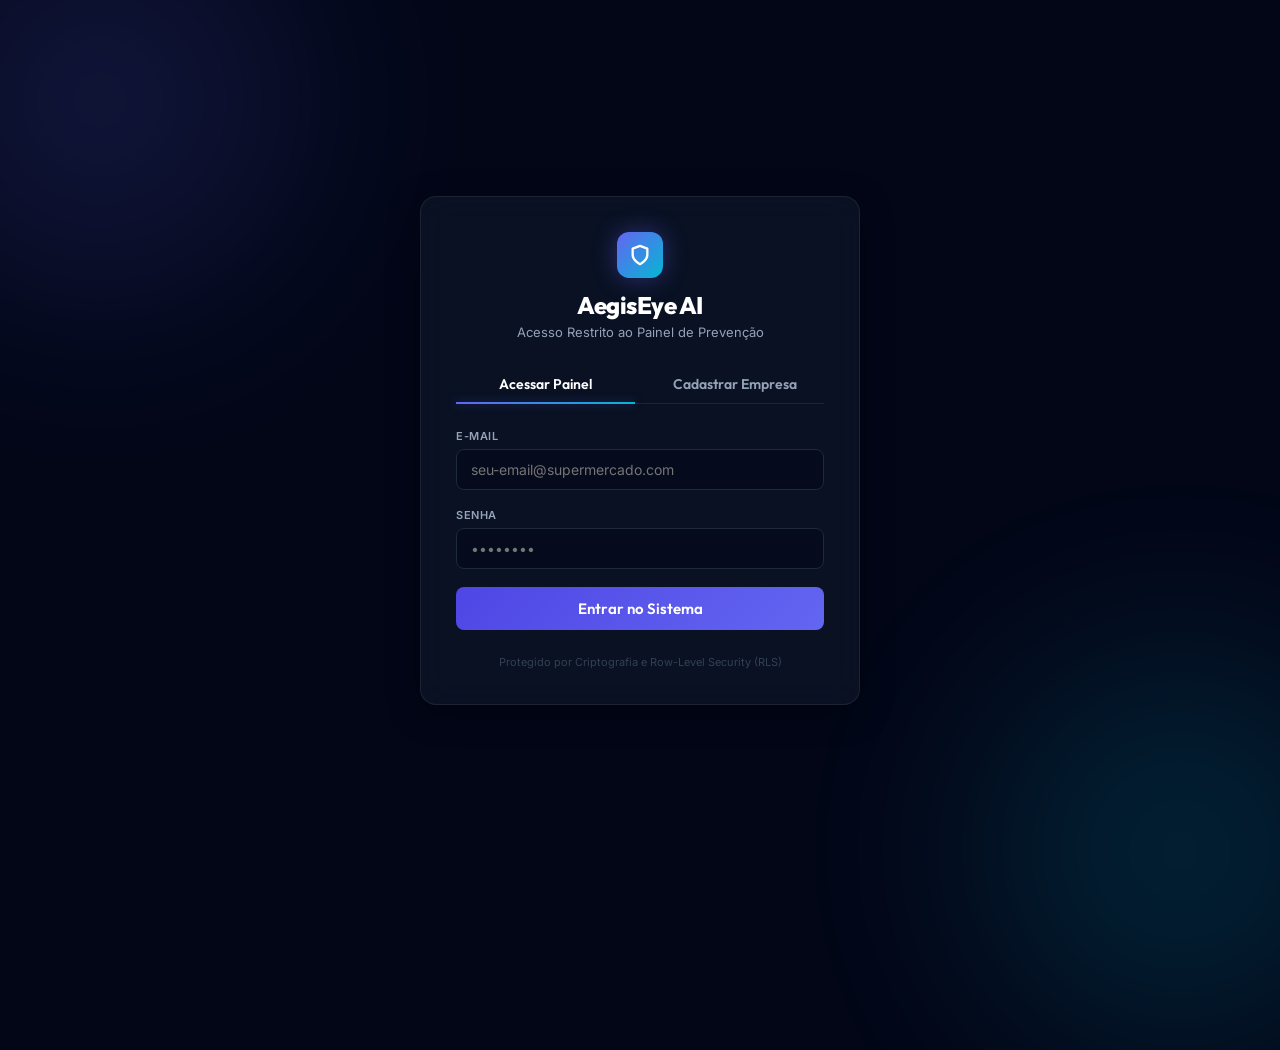
<file: login.html>
<!DOCTYPE html>
<html lang="pt-BR">
<head>
    <meta charset="UTF-8">
    <meta name="viewport" content="width=device-width, initial-scale=1.0">
    <title>AegisEye AI - Login & Cadastro SaaS</title>
    <!-- Fonts -->
    <link rel="preconnect" href="https://fonts.googleapis.com">
    <link rel="preconnect" href="https://fonts.gstatic.com" crossorigin>
    <link href="https://fonts.googleapis.com/css2?family=Inter:wght@300;400;500;600;700&family=Outfit:wght@400;500;600;700;800&display=swap" rel="stylesheet">
    <style>
        :root {
            --slate-950: #020617;
            --slate-900: #0f172a;
            --slate-800: #1e293b;
            --slate-700: #334155;
            --slate-400: #94a3b8;
            --slate-200: #e2e8f0;
            --white: #ffffff;
            --indigo-500: #6366f1;
            --indigo-600: #4f46e5;
            --cyan-500: #06b6d4;
            --rose-500: #f43f5e;
            --emerald-500: #10b981;
            
            --glow-indigo: 0 0 25px rgba(99, 102, 241, 0.4);
            --glow-cyan: 0 0 25px rgba(6, 182, 212, 0.4);
            --font-heading: 'Outfit', sans-serif;
            --font-body: 'Inter', sans-serif;
            --radius-lg: 16px;
            --radius-md: 8px;
        }

        * {
            box-sizing: border-box;
            margin: 0;
            padding: 0;
        }

        body {
            background-color: var(--slate-950);
            color: var(--slate-200);
            font-family: var(--font-body);
            height: 100vh;
            display: flex;
            justify-content: center;
            align-items: center;
            overflow: hidden;
            position: relative;
        }

        /* Neon Glow background blobs */
        .blob {
            position: absolute;
            width: 400px;
            height: 400px;
            border-radius: 50%;
            filter: blur(100px);
            opacity: 0.15;
            z-index: 0;
            animation: float 20s infinite alternate;
        }

        .blob-indigo {
            background: var(--indigo-500);
            top: -100px;
            left: -100px;
        }

        .blob-cyan {
            background: var(--cyan-500);
            bottom: -150px;
            right: -100px;
            animation-delay: -10s;
        }

        @keyframes float {
            0% { transform: translate(0, 0) scale(1); }
            100% { transform: translate(100px, 50px) scale(1.2); }
        }

        /* Glassmorphic Container */
        .login-card {
            background: rgba(15, 23, 42, 0.65);
            backdrop-filter: blur(16px);
            -webkit-backdrop-filter: blur(16px);
            border: 1px solid rgba(255, 255, 255, 0.08);
            border-radius: var(--radius-lg);
            width: 440px;
            padding: 35px;
            z-index: 10;
            box-shadow: 0 8px 32px 0 rgba(0, 0, 0, 0.37);
            transition: all 0.3s ease;
        }

        .logo-area {
            text-align: center;
            margin-bottom: 25px;
        }

        .logo-icon {
            display: inline-flex;
            align-items: center;
            justify-content: center;
            width: 46px;
            height: 46px;
            background: linear-gradient(135deg, var(--indigo-500) 0%, var(--cyan-500) 100%);
            border-radius: 12px;
            color: var(--white);
            margin-bottom: 12px;
            box-shadow: var(--glow-indigo);
        }

        .logo-title {
            font-family: var(--font-heading);
            font-size: 24px;
            font-weight: 800;
            color: var(--white);
            letter-spacing: -0.5px;
        }

        .logo-subtitle {
            font-size: 13px;
            color: var(--slate-400);
            margin-top: 4px;
        }

        /* Tabs Toggle */
        .card-tabs {
            display: flex;
            border-bottom: 1px solid rgba(255, 255, 255, 0.08);
            margin-bottom: 25px;
            gap: 10px;
        }

        .tab-btn {
            flex: 1;
            background: none;
            border: none;
            color: var(--slate-400);
            padding: 10px 5px;
            font-family: var(--font-heading);
            font-size: 14px;
            font-weight: 600;
            cursor: pointer;
            transition: all 0.3s ease;
            position: relative;
            text-align: center;
        }

        .tab-btn.active {
            color: var(--white);
        }

        .tab-btn.active::after {
            content: '';
            position: absolute;
            bottom: -1px;
            left: 0;
            width: 100%;
            height: 2px;
            background: linear-gradient(90deg, var(--indigo-500), var(--cyan-500));
            box-shadow: 0 0 10px rgba(99, 102, 241, 0.5);
        }

        /* Form Inputs */
        .form-group {
            margin-bottom: 18px;
        }

        .form-label {
            display: block;
            font-size: 11px;
            font-weight: 600;
            color: var(--slate-400);
            margin-bottom: 6px;
            text-transform: uppercase;
            letter-spacing: 0.5px;
        }

        .input-wrapper {
            position: relative;
        }

        .form-input {
            width: 100%;
            background-color: rgba(2, 6, 23, 0.5);
            border: 1px solid var(--slate-800);
            color: var(--white);
            padding: 11px 14px;
            border-radius: var(--radius-md);
            font-family: var(--font-body);
            font-size: 14px;
            outline: none;
            transition: all 0.2s ease;
        }

        .form-input:focus {
            border-color: var(--indigo-500);
            box-shadow: 0 0 0 1px var(--indigo-500), 0 0 10px rgba(99, 102, 241, 0.25);
        }

        /* Notification Banners */
        .banner {
            border-radius: var(--radius-md);
            padding: 12px;
            font-size: 13px;
            margin-bottom: 20px;
            display: none;
            text-align: left;
            line-height: 1.4;
        }

        .error-banner {
            background-color: rgba(244, 63, 94, 0.1);
            border: 1px solid var(--rose-500);
            color: var(--rose-500);
        }

        .success-banner {
            background-color: rgba(16, 185, 129, 0.1);
            border: 1px solid var(--emerald-500);
            color: var(--emerald-500);
        }

        /* Submit Button */
        .submit-btn {
            width: 100%;
            background: linear-gradient(135deg, var(--indigo-600) 0%, var(--indigo-500) 100%);
            border: none;
            color: var(--white);
            padding: 12px;
            border-radius: var(--radius-md);
            font-family: var(--font-heading);
            font-weight: 600;
            font-size: 15px;
            cursor: pointer;
            transition: all 0.2s ease;
            display: flex;
            justify-content: center;
            align-items: center;
            gap: 10px;
            margin-top: 10px;
        }

        .submit-btn:hover {
            transform: translateY(-1px);
            box-shadow: var(--glow-indigo);
        }

        .submit-btn:active {
            transform: translateY(1px);
        }

        .submit-btn:disabled {
            opacity: 0.6;
            cursor: not-allowed;
        }

        .spinner {
            width: 16px;
            height: 16px;
            border: 2px solid rgba(255, 255, 255, 0.3);
            border-radius: 50%;
            border-top-color: var(--white);
            animation: spin 1s infinite linear;
            display: none;
        }

        @keyframes spin {
            100% { transform: rotate(360deg); }
        }

        .footer-text {
            text-align: center;
            font-size: 11px;
            color: var(--slate-700);
            margin-top: 25px;
        }
    </style>
</head>
<body>
    <!-- Background Blobs -->
    <div class="blob blob-indigo"></div>
    <div class="blob blob-cyan"></div>

    <!-- Main Card -->
    <div class="login-card">
        <div class="logo-area">
            <div class="logo-icon">
                <svg width="22" height="22" viewBox="0 0 24 24" fill="none" stroke="currentColor" stroke-width="2.5" stroke-linecap="round" stroke-linejoin="round"><path d="M12 22s8-4 8-10V5l-8-3-8 3v7c0 6 8 10 8 10z"/></svg>
            </div>
            <h1 class="logo-title">AegisEye AI</h1>
            <p class="logo-subtitle" id="form-subtitle">Acesso Restrito ao Painel de Prevenção</p>
        </div>

        <!-- Banners -->
        <div class="banner error-banner" id="error-banner"></div>
        <div class="banner success-banner" id="success-banner"></div>

        <!-- Tab Toggle Buttons -->
        <div class="card-tabs">
            <button class="tab-btn active" id="tab-login" onclick="switchTab('login')">Acessar Painel</button>
            <button class="tab-btn" id="tab-register" onclick="switchTab('register')">Cadastrar Empresa</button>
        </div>

        <!-- Login Form -->
        <form id="login-form">
            <div class="form-group">
                <label class="form-label" for="email">E-mail</label>
                <div class="input-wrapper">
                    <input type="email" id="email" class="form-input" placeholder="seu-email@supermercado.com" required autocomplete="username">
                </div>
            </div>

            <div class="form-group">
                <label class="form-label" for="password">Senha</label>
                <div class="input-wrapper">
                    <input type="password" id="password" class="form-input" placeholder="••••••••" required autocomplete="current-password">
                </div>
            </div>

            <button type="submit" class="submit-btn" id="login-submit-btn">
                <span class="spinner" id="login-btn-spinner"></span>
                <span>Entrar no Sistema</span>
            </button>
        </form>

        <!-- Register Form -->
        <form id="register-form" style="display: none;">
            <div class="form-group">
                <label class="form-label" for="reg-nome">Nome do Gestor</label>
                <div class="input-wrapper">
                    <input type="text" id="reg-nome" class="form-input" placeholder="Ex: João da Silva" required>
                </div>
            </div>

            <div class="form-group">
                <label class="form-label" for="reg-email">E-mail de Contato</label>
                <div class="input-wrapper">
                    <input type="email" id="reg-email" class="form-input" placeholder="contato@empresa.com" required>
                </div>
            </div>

            <div class="form-group">
                <label class="form-label" for="reg-whatsapp">WhatsApp</label>
                <div class="input-wrapper">
                    <input type="text" id="reg-whatsapp" class="form-input" placeholder="+55 (11) 99999-9999" required>
                </div>
            </div>

            <div class="form-group">
                <label class="form-label" for="reg-empresa">Nome da Empresa</label>
                <div class="input-wrapper">
                    <input type="text" id="reg-empresa" class="form-input" placeholder="Ex: Supermercado Alvorada" required>
                </div>
            </div>

            <div class="form-group">
                <label class="form-label" for="reg-cpf">CPF do Responsável</label>
                <div class="input-wrapper">
                    <input type="text" id="reg-cpf" class="form-input" placeholder="000.000.000-00" required>
                </div>
            </div>

            <button type="submit" class="submit-btn" id="reg-submit-btn">
                <span class="spinner" id="reg-btn-spinner"></span>
                <span>Solicitar Cadastro</span>
            </button>
        </form>

        <div class="footer-text">
            Protegido por Criptografia e Row-Level Security (RLS)
        </div>
    </div>

    <script>
        // Tab switching logic
        function switchTab(tab) {
            const tabLogin = document.getElementById('tab-login');
            const tabRegister = document.getElementById('tab-register');
            const loginForm = document.getElementById('login-form');
            const registerForm = document.getElementById('register-form');
            const subtitle = document.getElementById('form-subtitle');
            
            // Clear banners on switch
            document.getElementById('error-banner').style.display = 'none';
            document.getElementById('success-banner').style.display = 'none';

            if (tab === 'login') {
                tabLogin.classList.add('active');
                tabRegister.classList.remove('active');
                loginForm.style.display = 'block';
                registerForm.style.display = 'none';
                subtitle.innerText = 'Acesso Restrito ao Painel de Prevenção';
            } else {
                tabLogin.classList.remove('active');
                tabRegister.classList.add('active');
                loginForm.style.display = 'none';
                registerForm.style.display = 'block';
                subtitle.innerText = 'Configure sua Nova Conta SaaS';
            }
        }

        // Input Mask for CPF (000.000.000-00)
        const cpfInput = document.getElementById('reg-cpf');
        cpfInput.addEventListener('input', (e) => {
            let value = e.target.value.replace(/\D/g, '');
            if (value.length > 11) value = value.slice(0, 11);
            
            if (value.length > 9) {
                value = value.replace(/^(\d{3})(\d{3})(\d{3})(\d{1,2})$/, '$1.$2.$3-$4');
            } else if (value.length > 6) {
                value = value.replace(/^(\d{3})(\d{3})(\d{1,3})$/, '$1.$2.$3');
            } else if (value.length > 3) {
                value = value.replace(/^(\d{3})(\d{1,3})$/, '$1.$2');
            }
            e.target.value = value;
        });

        // Input Mask for WhatsApp (+55 (11) 99999-9999)
        const whatsappInput = document.getElementById('reg-whatsapp');
        whatsappInput.addEventListener('input', (e) => {
            let value = e.target.value.replace(/[^\d+]/g, '');
            if (!value.startsWith('+')) {
                // If the user starts typing digits directly, assume BR (+55)
                if (value.length > 0) {
                    value = '+55' + value.replace(/^\+?55/, '');
                }
            }
            // Simple visual placeholder helper
            e.target.value = value;
        });

        // Login Handler
        const loginForm = document.getElementById('login-form');
        const emailInput = document.getElementById('email');
        const passwordInput = document.getElementById('password');
        const loginSubmitBtn = document.getElementById('login-submit-btn');
        const loginSpinner = document.getElementById('login-btn-spinner');
        const errorBanner = document.getElementById('error-banner');
        const successBanner = document.getElementById('success-banner');

        loginForm.addEventListener('submit', async (e) => {
            e.preventDefault();
            
            errorBanner.style.display = 'none';
            successBanner.style.display = 'none';
            loginSubmitBtn.disabled = true;
            loginSpinner.style.display = 'inline-block';

            const email = emailInput.value;
            const password = passwordInput.value;

            try {
                const response = await fetch('/api/login', {
                    method: 'POST',
                    headers: { 'Content-Type': 'application/json' },
                    body: JSON.stringify({ email, password })
                });

                const data = await response.json();

                if (response.ok && data.success) {
                    sessionStorage.setItem('aegiseye_session_token', data.session_token);
                    sessionStorage.setItem('aegiseye_user_name', data.user_name);
                    sessionStorage.setItem('aegiseye_tenant_id', data.tenant_id);
                    sessionStorage.setItem('aegiseye_tenant_name', data.tenant_name);
                    window.location.href = '/index.html';
                } else {
                    errorBanner.innerText = data.message || 'Credenciais inválidas.';
                    errorBanner.style.display = 'block';
                }
            } catch (err) {
                errorBanner.innerText = 'Falha na conexão com o servidor de autenticação.';
                errorBanner.style.display = 'block';
                console.error(err);
            } finally {
                loginSubmitBtn.disabled = false;
                loginSpinner.style.display = 'none';
            }
        });

        // Register Handler
        const registerForm = document.getElementById('register-form');
        const regNome = document.getElementById('reg-nome');
        const regEmail = document.getElementById('reg-email');
        const regWhatsapp = document.getElementById('reg-whatsapp');
        const regEmpresa = document.getElementById('reg-empresa');
        const regCpf = document.getElementById('reg-cpf');
        const regSubmitBtn = document.getElementById('reg-submit-btn');
        const regSpinner = document.getElementById('reg-btn-spinner');

        registerForm.addEventListener('submit', async (e) => {
            e.preventDefault();
            
            errorBanner.style.display = 'none';
            successBanner.style.display = 'none';
            regSubmitBtn.disabled = true;
            regSpinner.style.display = 'inline-block';

            // Extract values and strip formatting characters
            const nome = regNome.value.trim();
            const email = regEmail.value.trim();
            const whatsapp = regWhatsapp.value.trim();
            const nome_empresa = regEmpresa.value.trim();
            const cpf = regCpf.value.replace(/\D/g, ''); // strip to raw digits

            try {
                const response = await fetch('/api/register', {
                    method: 'POST',
                    headers: { 'Content-Type': 'application/json' },
                    body: JSON.stringify({ nome, email, whatsapp, nome_empresa, cpf })
                });

                const data = await response.json();

                if (response.ok && data.success) {
                    successBanner.innerHTML = `<strong>Cadastro Concluído!</strong><br>${data.message}<br><small>User ID: ${data.data.usuario_id}<br>Tenant ID: ${data.data.empresa_id}</small>`;
                    successBanner.style.display = 'block';
                    registerForm.reset();
                } else {
                    let errMsg = data.message || 'Falha no cadastro.';
                    if (data.errors && Array.isArray(data.errors)) {
                        errMsg += '<br>• ' + data.errors.join('<br>• ');
                    }
                    errorBanner.innerHTML = errMsg;
                    errorBanner.style.display = 'block';
                }
            } catch (err) {
                errorBanner.innerText = 'Falha na conexão com o servidor de cadastro.';
                errorBanner.style.display = 'block';
                console.error(err);
            } finally {
                regSubmitBtn.disabled = false;
                regSpinner.style.display = 'none';
            }
        });
    </script>
</body>
</html>
</file>
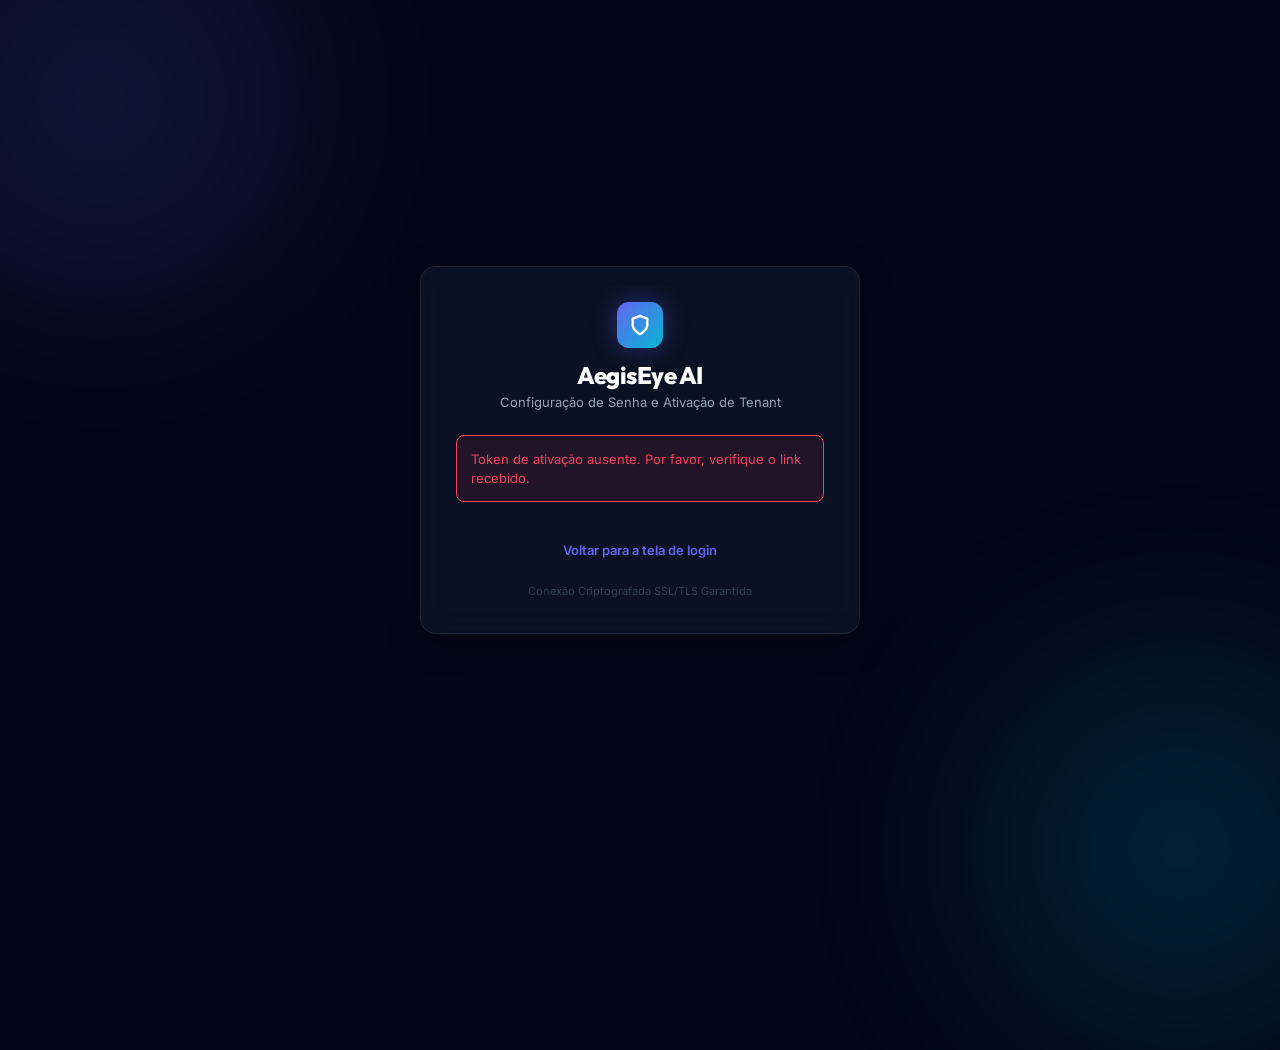
<file: frontend/activate.html>
<!DOCTYPE html>
<html lang="pt-BR">
<head>
    <meta charset="UTF-8">
    <meta name="viewport" content="width=device-width, initial-scale=1.0">
    <title>AegisEye AI - Ativar Conta</title>
    <!-- Fonts -->
    <link rel="preconnect" href="https://fonts.googleapis.com">
    <link rel="preconnect" href="https://fonts.gstatic.com" crossorigin>
    <link href="https://fonts.googleapis.com/css2?family=Inter:wght@300;400;500;600;700&family=Outfit:wght@400;500;600;700;800&display=swap" rel="stylesheet">
    <style>
        :root {
            --slate-950: #020617;
            --slate-900: #0f172a;
            --slate-800: #1e293b;
            --slate-700: #334155;
            --slate-400: #94a3b8;
            --slate-200: #e2e8f0;
            --white: #ffffff;
            --indigo-500: #6366f1;
            --indigo-600: #4f46e5;
            --cyan-500: #06b6d4;
            --rose-500: #f43f5e;
            --emerald-500: #10b981;
            
            --glow-indigo: 0 0 25px rgba(99, 102, 241, 0.4);
            --glow-cyan: 0 0 25px rgba(6, 182, 212, 0.4);
            --font-heading: 'Outfit', sans-serif;
            --font-body: 'Inter', sans-serif;
            --radius-lg: 16px;
            --radius-md: 8px;
        }

        * {
            box-sizing: border-box;
            margin: 0;
            padding: 0;
        }

        body {
            background-color: var(--slate-950);
            color: var(--slate-200);
            font-family: var(--font-body);
            height: 100vh;
            display: flex;
            justify-content: center;
            align-items: center;
            overflow: hidden;
            position: relative;
        }

        /* Neon Glow background blobs */
        .blob {
            position: absolute;
            width: 400px;
            height: 400px;
            border-radius: 50%;
            filter: blur(100px);
            opacity: 0.15;
            z-index: 0;
            animation: float 20s infinite alternate;
        }

        .blob-indigo {
            background: var(--indigo-500);
            top: -100px;
            left: -100px;
        }

        .blob-cyan {
            background: var(--cyan-500);
            bottom: -150px;
            right: -100px;
            animation-delay: -10s;
        }

        @keyframes float {
            0% { transform: translate(0, 0) scale(1); }
            100% { transform: translate(100px, 50px) scale(1.2); }
        }

        /* Glassmorphic Container */
        .activation-card {
            background: rgba(15, 23, 42, 0.65);
            backdrop-filter: blur(16px);
            -webkit-backdrop-filter: blur(16px);
            border: 1px solid rgba(255, 255, 255, 0.08);
            border-radius: var(--radius-lg);
            width: 440px;
            padding: 35px;
            z-index: 10;
            box-shadow: 0 8px 32px 0 rgba(0, 0, 0, 0.37);
        }

        .logo-area {
            text-align: center;
            margin-bottom: 25px;
        }

        .logo-icon {
            display: inline-flex;
            align-items: center;
            justify-content: center;
            width: 46px;
            height: 46px;
            background: linear-gradient(135deg, var(--indigo-500) 0%, var(--cyan-500) 100%);
            border-radius: 12px;
            color: var(--white);
            margin-bottom: 12px;
            box-shadow: var(--glow-indigo);
        }

        .logo-title {
            font-family: var(--font-heading);
            font-size: 24px;
            font-weight: 800;
            color: var(--white);
            letter-spacing: -0.5px;
        }

        .logo-subtitle {
            font-size: 13px;
            color: var(--slate-400);
            margin-top: 4px;
        }

        /* Form Inputs */
        .form-group {
            margin-bottom: 18px;
        }

        .form-label {
            display: block;
            font-size: 11px;
            font-weight: 600;
            color: var(--slate-400);
            margin-bottom: 6px;
            text-transform: uppercase;
            letter-spacing: 0.5px;
        }

        .form-input {
            width: 100%;
            background-color: rgba(2, 6, 23, 0.5);
            border: 1px solid var(--slate-800);
            color: var(--white);
            padding: 11px 14px;
            border-radius: var(--radius-md);
            font-family: var(--font-body);
            font-size: 14px;
            outline: none;
            transition: all 0.2s ease;
        }

        .form-input:focus {
            border-color: var(--indigo-500);
            box-shadow: 0 0 0 1px var(--indigo-500), 0 0 10px rgba(99, 102, 241, 0.25);
        }

        .form-input:disabled {
            background-color: rgba(15, 23, 42, 0.3);
            border-color: rgba(255, 255, 255, 0.03);
            color: var(--slate-400);
            cursor: not-allowed;
        }

        /* Notification Banners */
        .banner {
            border-radius: var(--radius-md);
            padding: 14px;
            font-size: 13px;
            margin-bottom: 20px;
            line-height: 1.4;
            display: none;
        }

        .error-banner {
            background-color: rgba(244, 63, 94, 0.1);
            border: 1px solid var(--rose-500);
            color: var(--rose-500);
        }

        .success-banner {
            background-color: rgba(16, 185, 129, 0.1);
            border: 1px solid var(--emerald-500);
            color: var(--emerald-500);
        }

        /* Submit Button */
        .submit-btn {
            width: 100%;
            background: linear-gradient(135deg, var(--indigo-600) 0%, var(--indigo-500) 100%);
            border: none;
            color: var(--white);
            padding: 12px;
            border-radius: var(--radius-md);
            font-family: var(--font-heading);
            font-weight: 600;
            font-size: 15px;
            cursor: pointer;
            transition: all 0.2s ease;
            display: flex;
            justify-content: center;
            align-items: center;
            gap: 10px;
            margin-top: 10px;
        }

        .submit-btn:hover {
            transform: translateY(-1px);
            box-shadow: var(--glow-indigo);
        }

        .submit-btn:active {
            transform: translateY(1px);
        }

        .submit-btn:disabled {
            opacity: 0.6;
            cursor: not-allowed;
        }

        .spinner {
            width: 16px;
            height: 16px;
            border: 2px solid rgba(255, 255, 255, 0.3);
            border-radius: 50%;
            border-top-color: var(--white);
            animation: spin 1s infinite linear;
            display: none;
        }

        @keyframes spin {
            100% { transform: rotate(360deg); }
        }

        .back-link {
            display: inline-block;
            margin-top: 20px;
            color: var(--indigo-500);
            text-decoration: none;
            font-size: 13px;
            font-weight: 600;
            transition: color 0.2s ease;
        }

        .back-link:hover {
            color: var(--cyan-500);
            text-decoration: underline;
        }

        .footer-text {
            text-align: center;
            font-size: 11px;
            color: var(--slate-700);
            margin-top: 25px;
        }

        /* Loading Skeleton */
        .loading-skeleton {
            text-align: center;
            padding: 30px 0;
        }
    </style>
</head>
<body>
    <!-- Background Blobs -->
    <div class="blob blob-indigo"></div>
    <div class="blob blob-cyan"></div>

    <div class="activation-card">
        <div class="logo-area">
            <div class="logo-icon">
                <svg width="22" height="22" viewBox="0 0 24 24" fill="none" stroke="currentColor" stroke-width="2.5" stroke-linecap="round" stroke-linejoin="round"><path d="M12 22s8-4 8-10V5l-8-3-8 3v7c0 6 8 10 8 10z"/></svg>
            </div>
            <h1 class="logo-title">AegisEye AI</h1>
            <p class="logo-subtitle">Configuração de Senha e Ativação de Tenant</p>
        </div>

        <!-- Banners -->
        <div class="banner error-banner" id="error-banner"></div>
        <div class="banner success-banner" id="success-banner"></div>

        <!-- Skeleton Loader -->
        <div class="loading-skeleton" id="loading-spinner">
            <span class="spinner" style="display: inline-block; width: 24px; height: 24px;"></span>
            <p style="margin-top: 10px; font-size: 14px; color: var(--slate-400);">Verificando token de segurança...</p>
        </div>

        <!-- Form (Initially Hidden) -->
        <form id="activate-form" style="display: none;">
            <div class="form-group">
                <label class="form-label" for="email">E-mail Corporativo</label>
                <input type="email" id="email" class="form-input" disabled>
            </div>

            <div class="form-group">
                <label class="form-label" for="empresa">Empresa / Unidade</label>
                <input type="text" id="empresa" class="form-input" disabled>
            </div>

            <div class="form-group">
                <label class="form-label" for="password">Definir Senha de Acesso</label>
                <input type="password" id="password" class="form-input" placeholder="Mínimo de 6 caracteres" required minlength="6">
            </div>

            <div class="form-group">
                <label class="form-label" for="confirm-password">Confirmar Senha</label>
                <input type="password" id="confirm-password" class="form-input" placeholder="Repita a senha" required minlength="6">
            </div>

            <button type="submit" class="submit-btn" id="submit-btn">
                <span class="spinner" id="btn-spinner"></span>
                <span>Ativar Conta & Acessar</span>
            </button>
        </form>

        <div style="text-align: center;">
            <a href="/login.html" class="back-link">Voltar para a tela de login</a>
        </div>

        <div class="footer-text">
            Conexão Criptografada SSL/TLS Garantida
        </div>
    </div>

    <script>
        // Extract token from URL query params
        const urlParams = new URLSearchParams(window.location.search);
        const token = urlParams.get('token');

        const loadingSpinner = document.getElementById('loading-spinner');
        const activateForm = document.getElementById('activate-form');
        const emailInput = document.getElementById('email');
        const empresaInput = document.getElementById('empresa');
        const passwordInput = document.getElementById('password');
        const confirmPasswordInput = document.getElementById('confirm-password');
        const submitBtn = document.getElementById('submit-btn');
        const btnSpinner = document.getElementById('btn-spinner');
        const errorBanner = document.getElementById('error-banner');
        const successBanner = document.getElementById('success-banner');

        // Verify token on load
        async function verifyToken() {
            if (!token) {
                loadingSpinner.style.display = 'none';
                errorBanner.innerText = 'Token de ativação ausente. Por favor, verifique o link recebido.';
                errorBanner.style.display = 'block';
                return;
            }

            try {
                const response = await fetch(`/api/verify-token?token=${token}`);
                const data = await response.json();

                loadingSpinner.style.display = 'none';

                if (response.ok && data.success) {
                    // Populate email and company
                    emailInput.value = data.email;
                    empresaInput.value = data.nome_empresa;
                    activateForm.style.display = 'block';
                } else {
                    errorBanner.innerText = data.message || 'Token de ativação inválido ou expirado.';
                    errorBanner.style.display = 'block';
                }
            } catch (err) {
                loadingSpinner.style.display = 'none';
                errorBanner.innerText = 'Erro de comunicação ao verificar token.';
                errorBanner.style.display = 'block';
                console.error(err);
            }
        }

        // Form Submit Handler
        activateForm.addEventListener('submit', async (e) => {
            e.preventDefault();

            const password = passwordInput.value;
            const confirmPassword = confirmPasswordInput.value;

            errorBanner.style.display = 'none';
            successBanner.style.display = 'none';

            // Match Passwords
            if (password !== confirmPassword) {
                errorBanner.innerText = 'As senhas digitadas não coincidem.';
                errorBanner.style.display = 'block';
                return;
            }

            submitBtn.disabled = true;
            btnSpinner.style.display = 'inline-block';

            try {
                const response = await fetch('/api/activate', {
                    method: 'POST',
                    headers: { 'Content-Type': 'application/json' },
                    body: JSON.stringify({ token, password })
                });

                const data = await response.json();

                if (response.ok && data.success) {
                    successBanner.innerText = 'Conta ativada com sucesso! Redirecionando para a tela de login...';
                    successBanner.style.display = 'block';
                    activateForm.style.display = 'none';
                    
                    // Redirect to login screen after 3 seconds
                    setTimeout(() => {
                        window.location.href = '/login.html';
                    }, 3000);
                } else {
                    errorBanner.innerText = data.message || 'Falha ao ativar a conta.';
                    errorBanner.style.display = 'block';
                    submitBtn.disabled = false;
                    btnSpinner.style.display = 'none';
                }
            } catch (err) {
                errorBanner.innerText = 'Erro ao conectar ao servidor de ativação.';
                errorBanner.style.display = 'block';
                submitBtn.disabled = false;
                btnSpinner.style.display = 'none';
                console.error(err);
            }
        });

        // Initialize
        verifyToken();
    </script>
</body>
</html>
</file>
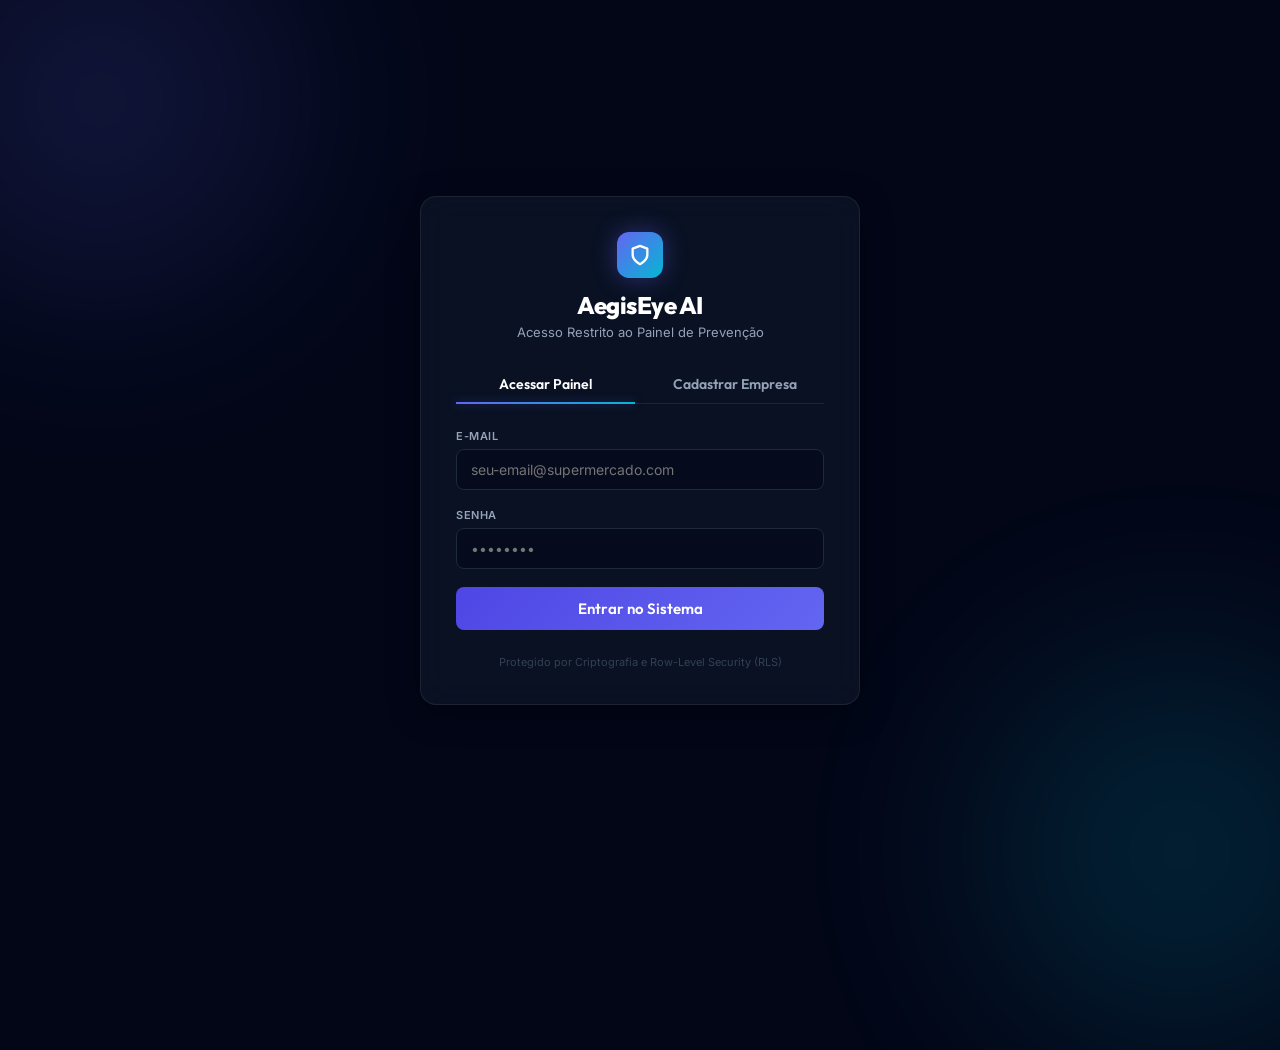
<file: frontend/login.html>
<!DOCTYPE html>
<html lang="pt-BR">
<head>
    <meta charset="UTF-8">
    <meta name="viewport" content="width=device-width, initial-scale=1.0">
    <title>AegisEye AI - Login & Cadastro SaaS</title>
    <!-- Fonts -->
    <link rel="preconnect" href="https://fonts.googleapis.com">
    <link rel="preconnect" href="https://fonts.gstatic.com" crossorigin>
    <link href="https://fonts.googleapis.com/css2?family=Inter:wght@300;400;500;600;700&family=Outfit:wght@400;500;600;700;800&display=swap" rel="stylesheet">
    <style>
        :root {
            --slate-950: #020617;
            --slate-900: #0f172a;
            --slate-800: #1e293b;
            --slate-700: #334155;
            --slate-400: #94a3b8;
            --slate-200: #e2e8f0;
            --white: #ffffff;
            --indigo-500: #6366f1;
            --indigo-600: #4f46e5;
            --cyan-500: #06b6d4;
            --rose-500: #f43f5e;
            --emerald-500: #10b981;
            
            --glow-indigo: 0 0 25px rgba(99, 102, 241, 0.4);
            --glow-cyan: 0 0 25px rgba(6, 182, 212, 0.4);
            --font-heading: 'Outfit', sans-serif;
            --font-body: 'Inter', sans-serif;
            --radius-lg: 16px;
            --radius-md: 8px;
        }

        * {
            box-sizing: border-box;
            margin: 0;
            padding: 0;
        }

        body {
            background-color: var(--slate-950);
            color: var(--slate-200);
            font-family: var(--font-body);
            height: 100vh;
            display: flex;
            justify-content: center;
            align-items: center;
            overflow: hidden;
            position: relative;
        }

        /* Neon Glow background blobs */
        .blob {
            position: absolute;
            width: 400px;
            height: 400px;
            border-radius: 50%;
            filter: blur(100px);
            opacity: 0.15;
            z-index: 0;
            animation: float 20s infinite alternate;
        }

        .blob-indigo {
            background: var(--indigo-500);
            top: -100px;
            left: -100px;
        }

        .blob-cyan {
            background: var(--cyan-500);
            bottom: -150px;
            right: -100px;
            animation-delay: -10s;
        }

        @keyframes float {
            0% { transform: translate(0, 0) scale(1); }
            100% { transform: translate(100px, 50px) scale(1.2); }
        }

        /* Glassmorphic Container */
        .login-card {
            background: rgba(15, 23, 42, 0.65);
            backdrop-filter: blur(16px);
            -webkit-backdrop-filter: blur(16px);
            border: 1px solid rgba(255, 255, 255, 0.08);
            border-radius: var(--radius-lg);
            width: 440px;
            padding: 35px;
            z-index: 10;
            box-shadow: 0 8px 32px 0 rgba(0, 0, 0, 0.37);
            transition: all 0.3s ease;
        }

        .logo-area {
            text-align: center;
            margin-bottom: 25px;
        }

        .logo-icon {
            display: inline-flex;
            align-items: center;
            justify-content: center;
            width: 46px;
            height: 46px;
            background: linear-gradient(135deg, var(--indigo-500) 0%, var(--cyan-500) 100%);
            border-radius: 12px;
            color: var(--white);
            margin-bottom: 12px;
            box-shadow: var(--glow-indigo);
        }

        .logo-title {
            font-family: var(--font-heading);
            font-size: 24px;
            font-weight: 800;
            color: var(--white);
            letter-spacing: -0.5px;
        }

        .logo-subtitle {
            font-size: 13px;
            color: var(--slate-400);
            margin-top: 4px;
        }

        /* Tabs Toggle */
        .card-tabs {
            display: flex;
            border-bottom: 1px solid rgba(255, 255, 255, 0.08);
            margin-bottom: 25px;
            gap: 10px;
        }

        .tab-btn {
            flex: 1;
            background: none;
            border: none;
            color: var(--slate-400);
            padding: 10px 5px;
            font-family: var(--font-heading);
            font-size: 14px;
            font-weight: 600;
            cursor: pointer;
            transition: all 0.3s ease;
            position: relative;
            text-align: center;
        }

        .tab-btn.active {
            color: var(--white);
        }

        .tab-btn.active::after {
            content: '';
            position: absolute;
            bottom: -1px;
            left: 0;
            width: 100%;
            height: 2px;
            background: linear-gradient(90deg, var(--indigo-500), var(--cyan-500));
            box-shadow: 0 0 10px rgba(99, 102, 241, 0.5);
        }

        /* Form Inputs */
        .form-group {
            margin-bottom: 18px;
        }

        .form-label {
            display: block;
            font-size: 11px;
            font-weight: 600;
            color: var(--slate-400);
            margin-bottom: 6px;
            text-transform: uppercase;
            letter-spacing: 0.5px;
        }

        .input-wrapper {
            position: relative;
        }

        .form-input {
            width: 100%;
            background-color: rgba(2, 6, 23, 0.5);
            border: 1px solid var(--slate-800);
            color: var(--white);
            padding: 11px 14px;
            border-radius: var(--radius-md);
            font-family: var(--font-body);
            font-size: 14px;
            outline: none;
            transition: all 0.2s ease;
        }

        .form-input:focus {
            border-color: var(--indigo-500);
            box-shadow: 0 0 0 1px var(--indigo-500), 0 0 10px rgba(99, 102, 241, 0.25);
        }

        /* Notification Banners */
        .banner {
            border-radius: var(--radius-md);
            padding: 12px;
            font-size: 13px;
            margin-bottom: 20px;
            display: none;
            text-align: left;
            line-height: 1.4;
        }

        .error-banner {
            background-color: rgba(244, 63, 94, 0.1);
            border: 1px solid var(--rose-500);
            color: var(--rose-500);
        }

        .success-banner {
            background-color: rgba(16, 185, 129, 0.1);
            border: 1px solid var(--emerald-500);
            color: var(--emerald-500);
        }

        /* Submit Button */
        .submit-btn {
            width: 100%;
            background: linear-gradient(135deg, var(--indigo-600) 0%, var(--indigo-500) 100%);
            border: none;
            color: var(--white);
            padding: 12px;
            border-radius: var(--radius-md);
            font-family: var(--font-heading);
            font-weight: 600;
            font-size: 15px;
            cursor: pointer;
            transition: all 0.2s ease;
            display: flex;
            justify-content: center;
            align-items: center;
            gap: 10px;
            margin-top: 10px;
        }

        .submit-btn:hover {
            transform: translateY(-1px);
            box-shadow: var(--glow-indigo);
        }

        .submit-btn:active {
            transform: translateY(1px);
        }

        .submit-btn:disabled {
            opacity: 0.6;
            cursor: not-allowed;
        }

        .spinner {
            width: 16px;
            height: 16px;
            border: 2px solid rgba(255, 255, 255, 0.3);
            border-radius: 50%;
            border-top-color: var(--white);
            animation: spin 1s infinite linear;
            display: none;
        }

        @keyframes spin {
            100% { transform: rotate(360deg); }
        }

        .footer-text {
            text-align: center;
            font-size: 11px;
            color: var(--slate-700);
            margin-top: 25px;
        }
    </style>
</head>
<body>
    <!-- Background Blobs -->
    <div class="blob blob-indigo"></div>
    <div class="blob blob-cyan"></div>

    <!-- Main Card -->
    <div class="login-card">
        <div class="logo-area">
            <div class="logo-icon">
                <svg width="22" height="22" viewBox="0 0 24 24" fill="none" stroke="currentColor" stroke-width="2.5" stroke-linecap="round" stroke-linejoin="round"><path d="M12 22s8-4 8-10V5l-8-3-8 3v7c0 6 8 10 8 10z"/></svg>
            </div>
            <h1 class="logo-title">AegisEye AI</h1>
            <p class="logo-subtitle" id="form-subtitle">Acesso Restrito ao Painel de Prevenção</p>
        </div>

        <!-- Banners -->
        <div class="banner error-banner" id="error-banner"></div>
        <div class="banner success-banner" id="success-banner"></div>

        <!-- Tab Toggle Buttons -->
        <div class="card-tabs">
            <button class="tab-btn active" id="tab-login" onclick="switchTab('login')">Acessar Painel</button>
            <button class="tab-btn" id="tab-register" onclick="switchTab('register')">Cadastrar Empresa</button>
        </div>

        <!-- Login Form -->
        <form id="login-form">
            <div class="form-group">
                <label class="form-label" for="email">E-mail</label>
                <div class="input-wrapper">
                    <input type="email" id="email" class="form-input" placeholder="seu-email@supermercado.com" required autocomplete="username">
                </div>
            </div>

            <div class="form-group">
                <label class="form-label" for="password">Senha</label>
                <div class="input-wrapper">
                    <input type="password" id="password" class="form-input" placeholder="••••••••" required autocomplete="current-password">
                </div>
            </div>

            <button type="submit" class="submit-btn" id="login-submit-btn">
                <span class="spinner" id="login-btn-spinner"></span>
                <span>Entrar no Sistema</span>
            </button>
        </form>

        <!-- Register Form -->
        <form id="register-form" style="display: none;">
            <div class="form-group">
                <label class="form-label" for="reg-nome">Nome do Gestor</label>
                <div class="input-wrapper">
                    <input type="text" id="reg-nome" class="form-input" placeholder="Ex: João da Silva" required>
                </div>
            </div>

            <div class="form-group">
                <label class="form-label" for="reg-email">E-mail de Contato</label>
                <div class="input-wrapper">
                    <input type="email" id="reg-email" class="form-input" placeholder="contato@empresa.com" required>
                </div>
            </div>

            <div class="form-group">
                <label class="form-label" for="reg-whatsapp">WhatsApp</label>
                <div class="input-wrapper">
                    <input type="text" id="reg-whatsapp" class="form-input" placeholder="+55 (11) 99999-9999" required>
                </div>
            </div>

            <div class="form-group">
                <label class="form-label" for="reg-empresa">Nome da Empresa</label>
                <div class="input-wrapper">
                    <input type="text" id="reg-empresa" class="form-input" placeholder="Ex: Supermercado Alvorada" required>
                </div>
            </div>

            <div class="form-group">
                <label class="form-label" for="reg-cpf">CPF do Responsável</label>
                <div class="input-wrapper">
                    <input type="text" id="reg-cpf" class="form-input" placeholder="000.000.000-00" required>
                </div>
            </div>

            <button type="submit" class="submit-btn" id="reg-submit-btn">
                <span class="spinner" id="reg-btn-spinner"></span>
                <span>Solicitar Cadastro</span>
            </button>
        </form>

        <div class="footer-text">
            Protegido por Criptografia e Row-Level Security (RLS)
        </div>
    </div>

    <script>
        // Tab switching logic
        function switchTab(tab) {
            const tabLogin = document.getElementById('tab-login');
            const tabRegister = document.getElementById('tab-register');
            const loginForm = document.getElementById('login-form');
            const registerForm = document.getElementById('register-form');
            const subtitle = document.getElementById('form-subtitle');
            
            // Clear banners on switch
            document.getElementById('error-banner').style.display = 'none';
            document.getElementById('success-banner').style.display = 'none';

            if (tab === 'login') {
                tabLogin.classList.add('active');
                tabRegister.classList.remove('active');
                loginForm.style.display = 'block';
                registerForm.style.display = 'none';
                subtitle.innerText = 'Acesso Restrito ao Painel de Prevenção';
            } else {
                tabLogin.classList.remove('active');
                tabRegister.classList.add('active');
                loginForm.style.display = 'none';
                registerForm.style.display = 'block';
                subtitle.innerText = 'Configure sua Nova Conta SaaS';
            }
        }

        // Input Mask for CPF (000.000.000-00)
        const cpfInput = document.getElementById('reg-cpf');
        cpfInput.addEventListener('input', (e) => {
            let value = e.target.value.replace(/\D/g, '');
            if (value.length > 11) value = value.slice(0, 11);
            
            if (value.length > 9) {
                value = value.replace(/^(\d{3})(\d{3})(\d{3})(\d{1,2})$/, '$1.$2.$3-$4');
            } else if (value.length > 6) {
                value = value.replace(/^(\d{3})(\d{3})(\d{1,3})$/, '$1.$2.$3');
            } else if (value.length > 3) {
                value = value.replace(/^(\d{3})(\d{1,3})$/, '$1.$2');
            }
            e.target.value = value;
        });

        // Input Mask for WhatsApp (+55 (11) 99999-9999)
        const whatsappInput = document.getElementById('reg-whatsapp');
        whatsappInput.addEventListener('input', (e) => {
            let value = e.target.value.replace(/[^\d+]/g, '');
            if (!value.startsWith('+')) {
                // If the user starts typing digits directly, assume BR (+55)
                if (value.length > 0) {
                    value = '+55' + value.replace(/^\+?55/, '');
                }
            }
            // Simple visual placeholder helper
            e.target.value = value;
        });

        // Login Handler
        const loginForm = document.getElementById('login-form');
        const emailInput = document.getElementById('email');
        const passwordInput = document.getElementById('password');
        const loginSubmitBtn = document.getElementById('login-submit-btn');
        const loginSpinner = document.getElementById('login-btn-spinner');
        const errorBanner = document.getElementById('error-banner');
        const successBanner = document.getElementById('success-banner');

        loginForm.addEventListener('submit', async (e) => {
            e.preventDefault();
            
            errorBanner.style.display = 'none';
            successBanner.style.display = 'none';
            loginSubmitBtn.disabled = true;
            loginSpinner.style.display = 'inline-block';

            const email = emailInput.value;
            const password = passwordInput.value;

            try {
                const response = await fetch('/api/login', {
                    method: 'POST',
                    headers: { 'Content-Type': 'application/json' },
                    body: JSON.stringify({ email, password })
                });

                const data = await response.json();

                if (response.ok && data.success) {
                    sessionStorage.setItem('aegiseye_session_token', data.session_token);
                    sessionStorage.setItem('aegiseye_user_name', data.user_name);
                    sessionStorage.setItem('aegiseye_user_id', data.user_id);
                    sessionStorage.setItem('aegiseye_tenant_id', data.tenant_id);
                    sessionStorage.setItem('aegiseye_tenant_name', data.tenant_name);
                    window.location.href = '/index.html';
                } else {
                    errorBanner.innerText = data.message || 'Credenciais inválidas.';
                    errorBanner.style.display = 'block';
                }
            } catch (err) {
                errorBanner.innerText = 'Falha na conexão com o servidor de autenticação.';
                errorBanner.style.display = 'block';
                console.error(err);
            } finally {
                loginSubmitBtn.disabled = false;
                loginSpinner.style.display = 'none';
            }
        });

        // Register Handler
        const registerForm = document.getElementById('register-form');
        const regNome = document.getElementById('reg-nome');
        const regEmail = document.getElementById('reg-email');
        const regWhatsapp = document.getElementById('reg-whatsapp');
        const regEmpresa = document.getElementById('reg-empresa');
        const regCpf = document.getElementById('reg-cpf');
        const regSubmitBtn = document.getElementById('reg-submit-btn');
        const regSpinner = document.getElementById('reg-btn-spinner');

        registerForm.addEventListener('submit', async (e) => {
            e.preventDefault();
            
            errorBanner.style.display = 'none';
            successBanner.style.display = 'none';
            regSubmitBtn.disabled = true;
            regSpinner.style.display = 'inline-block';

            // Extract values and strip formatting characters
            const nome = regNome.value.trim();
            const email = regEmail.value.trim();
            const whatsapp = regWhatsapp.value.trim();
            const nome_empresa = regEmpresa.value.trim();
            const cpf = regCpf.value.replace(/\D/g, ''); // strip to raw digits

            try {
                const response = await fetch('/api/register', {
                    method: 'POST',
                    headers: { 'Content-Type': 'application/json' },
                    body: JSON.stringify({ nome, email, whatsapp, nome_empresa, cpf })
                });

                const data = await response.json();

                if (response.ok && data.success) {
                    const activationUrl = `${window.location.origin}/activate.html?token=${data.data.token}`;
                    successBanner.innerHTML = `<strong>Cadastro Efetuado!</strong><br>${data.message}<br><br>👉 Para fins de simulação e teste, clique no link abaixo para ativar a conta e definir a senha:<br><br><a href="${activationUrl}" style="color: var(--cyan-500); font-weight: 700; text-decoration: underline;" target="_blank">Ativar Conta & Definir Senha</a>`;
                    successBanner.style.display = 'block';
                    registerForm.reset();
                } else {
                    let errMsg = data.message || 'Falha no cadastro.';
                    if (data.errors && Array.isArray(data.errors)) {
                        errMsg += '<br>• ' + data.errors.join('<br>• ');
                    }
                    errorBanner.innerHTML = errMsg;
                    errorBanner.style.display = 'block';
                }
            } catch (err) {
                errorBanner.innerText = 'Falha na conexão com o servidor de cadastro.';
                errorBanner.style.display = 'block';
                console.error(err);
            } finally {
                regSubmitBtn.disabled = false;
                regSpinner.style.display = 'none';
            }
        });
    </script>
</body>
</html>
</file>
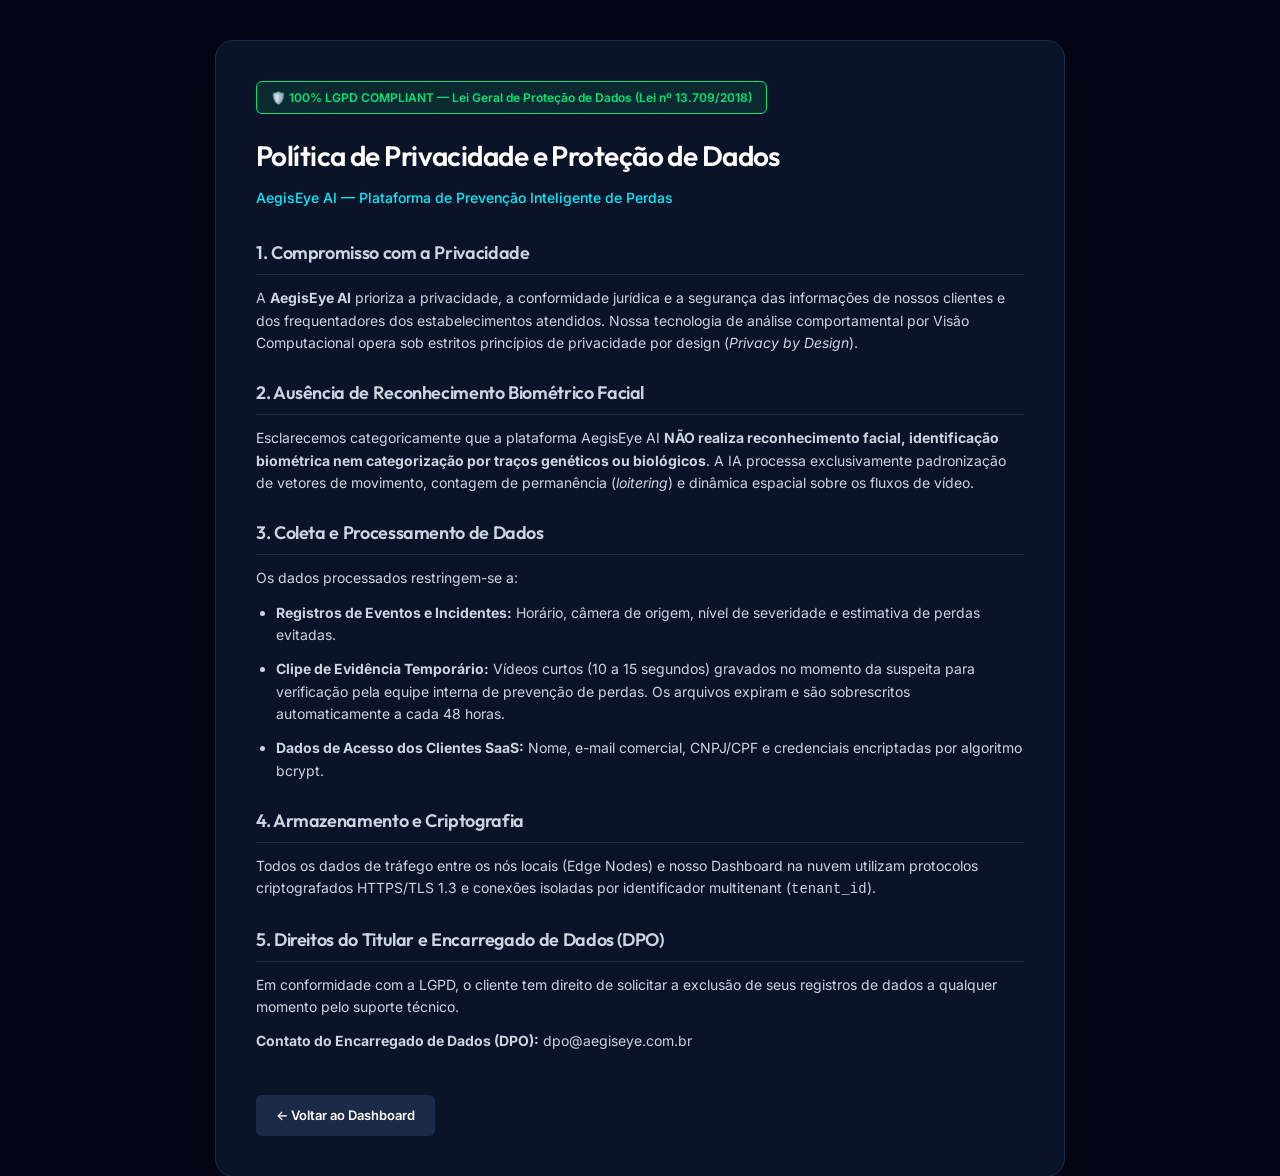
<file: frontend/privacy.html>
<!DOCTYPE html>
<html lang="pt-BR">
<head>
    <meta charset="UTF-8">
    <meta name="viewport" content="width=device-width, initial-scale=1.0">
    <title>Política de Privacidade & LGPD — AegisEye AI</title>
    <link rel="preconnect" href="https://fonts.googleapis.com">
    <link rel="preconnect" href="https://fonts.gstatic.com" crossorigin>
    <link href="https://fonts.googleapis.com/css2?family=Inter:wght@300;400;500;600;700&family=Outfit:wght@400;500;600;700;800&display=swap" rel="stylesheet">
    <link rel="stylesheet" href="style.css?v=16">
    <style>
        body {
            background-color: var(--slate-950);
            color: var(--slate-200);
            font-family: var(--font-body);
            padding: 40px 20px;
            line-height: 1.6;
        }
        .privacy-container {
            max-width: 850px;
            margin: 0 auto;
            background: var(--slate-900);
            border: 1px solid var(--slate-800);
            border-radius: var(--radius-lg);
            padding: 40px;
            box-shadow: 0 20px 50px rgba(0,0,0,0.5);
        }
        h1 {
            font-size: 28px;
            color: #fff;
            margin-bottom: 8px;
        }
        .subtitle {
            color: var(--cyan-500);
            font-size: 14px;
            margin-bottom: 30px;
            font-weight: 500;
        }
        h2 {
            font-size: 18px;
            color: var(--cyan-400);
            margin-top: 25px;
            margin-bottom: 12px;
            border-bottom: 1px solid var(--slate-800);
            padding-bottom: 6px;
        }
        p, li {
            font-size: 14px;
            color: var(--slate-300);
            margin-bottom: 12px;
        }
        ul {
            padding-left: 20px;
        }
        .badge-lgpd {
            display: inline-flex;
            align-items: center;
            gap: 8px;
            background: rgba(0, 230, 118, 0.1);
            border: 1px solid var(--green-500);
            color: var(--green-500);
            padding: 6px 14px;
            border-radius: var(--radius-sm);
            font-size: 12px;
            font-weight: 600;
            margin-bottom: 20px;
        }
        .btn-back {
            display: inline-block;
            margin-top: 30px;
            padding: 10px 20px;
            background: var(--slate-800);
            color: #fff;
            text-decoration: none;
            border-radius: var(--radius-sm);
            font-weight: 600;
            font-size: 13px;
        }
        .btn-back:hover {
            background: var(--slate-700);
        }
    </style>
</head>
<body>
    <div class="privacy-container">
        <div class="badge-lgpd">
            🛡️ 100% LGPD COMPLIANT — Lei Geral de Proteção de Dados (Lei nº 13.709/2018)
        </div>
        <h1>Política de Privacidade e Proteção de Dados</h1>
        <p class="subtitle">AegisEye AI — Plataforma de Prevenção Inteligente de Perdas</p>

        <h2>1. Compromisso com a Privacidade</h2>
        <p>A <strong>AegisEye AI</strong> prioriza a privacidade, a conformidade jurídica e a segurança das informações de nossos clientes e dos frequentadores dos estabelecimentos atendidos. Nossa tecnologia de análise comportamental por Visão Computacional opera sob estritos princípios de privacidade por design (<em>Privacy by Design</em>).</p>

        <h2>2. Ausência de Reconhecimento Biométrico Facial</h2>
        <p>Esclarecemos categoricamente que a plataforma AegisEye AI <strong>NÃO realiza reconhecimento facial, identificação biométrica nem categorização por traços genéticos ou biológicos</strong>. A IA processa exclusivamente padronização de vetores de movimento, contagem de permanência (<em>loitering</em>) e dinâmica espacial sobre os fluxos de vídeo.</p>

        <h2>3. Coleta e Processamento de Dados</h2>
        <p>Os dados processados restringem-se a:</p>
        <ul>
            <li><strong>Registros de Eventos e Incidentes:</strong> Horário, câmera de origem, nível de severidade e estimativa de perdas evitadas.</li>
            <li><strong>Clipe de Evidência Temporário:</strong> Vídeos curtos (10 a 15 segundos) gravados no momento da suspeita para verificação pela equipe interna de prevenção de perdas. Os arquivos expiram e são sobrescritos automaticamente a cada 48 horas.</li>
            <li><strong>Dados de Acesso dos Clientes SaaS:</strong> Nome, e-mail comercial, CNPJ/CPF e credenciais encriptadas por algoritmo bcrypt.</li>
        </ul>

        <h2>4. Armazenamento e Criptografia</h2>
        <p>Todos os dados de tráfego entre os nós locais (Edge Nodes) e nosso Dashboard na nuvem utilizam protocolos criptografados HTTPS/TLS 1.3 e conexões isoladas por identificador multitenant (<code>tenant_id</code>).</p>

        <h2>5. Direitos do Titular e Encarregado de Dados (DPO)</h2>
        <p>Em conformidade com a LGPD, o cliente tem direito de solicitar a exclusão de seus registros de dados a qualquer momento pelo suporte técnico.</p>
        <p><strong>Contato do Encarregado de Dados (DPO):</strong> dpo@aegiseye.com.br</p>

        <a href="index.html" class="btn-back">← Voltar ao Dashboard</a>
    </div>
</body>
</html>
</file>
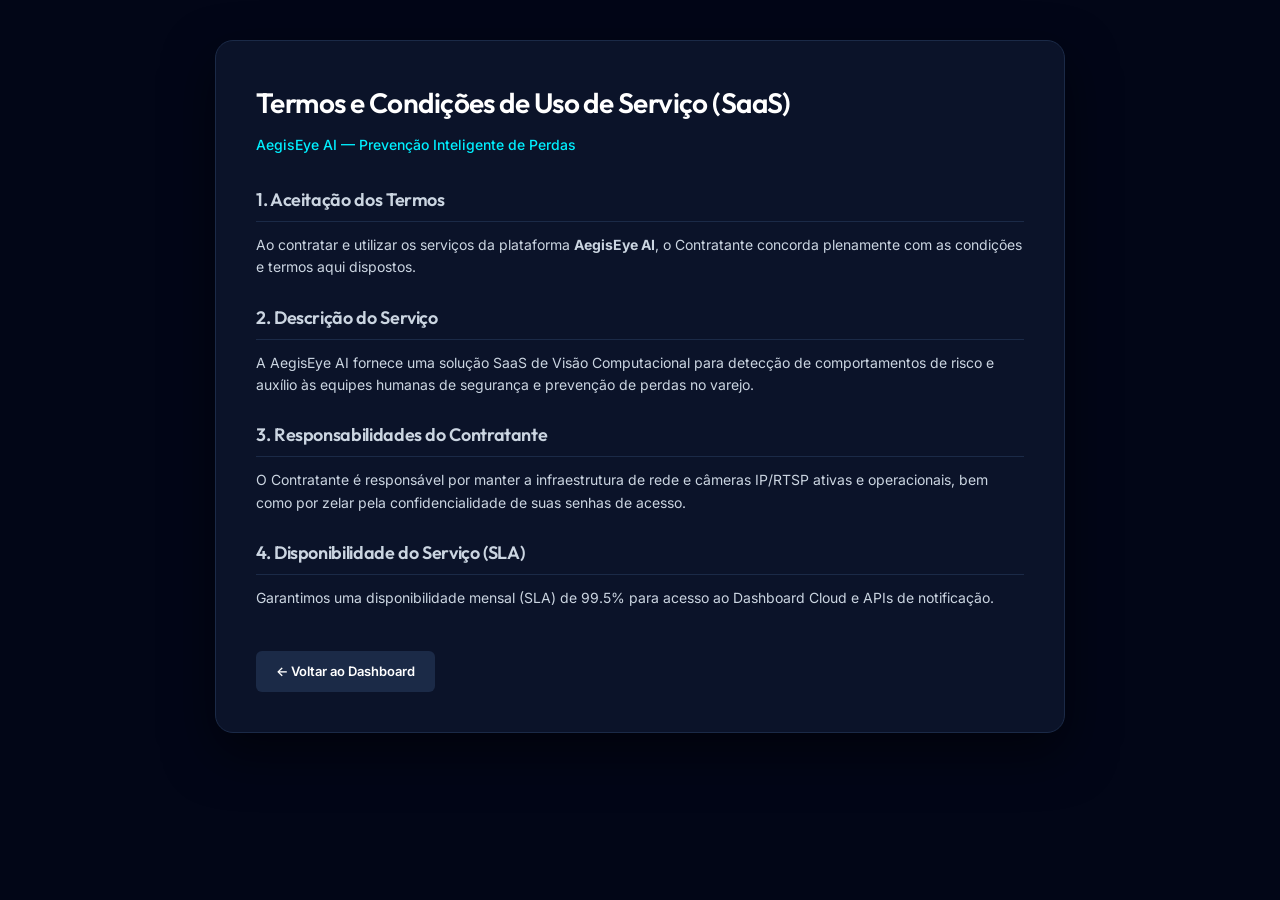
<file: frontend/terms.html>
<!DOCTYPE html>
<html lang="pt-BR">
<head>
    <meta charset="UTF-8">
    <meta name="viewport" content="width=device-width, initial-scale=1.0">
    <title>Termos de Uso — AegisEye AI</title>
    <link rel="preconnect" href="https://fonts.googleapis.com">
    <link rel="preconnect" href="https://fonts.gstatic.com" crossorigin>
    <link href="https://fonts.googleapis.com/css2?family=Inter:wght@300;400;500;600;700&family=Outfit:wght@400;500;600;700;800&display=swap" rel="stylesheet">
    <link rel="stylesheet" href="style.css?v=16">
    <style>
        body {
            background-color: var(--slate-950);
            color: var(--slate-200);
            font-family: var(--font-body);
            padding: 40px 20px;
            line-height: 1.6;
        }
        .terms-container {
            max-width: 850px;
            margin: 0 auto;
            background: var(--slate-900);
            border: 1px solid var(--slate-800);
            border-radius: var(--radius-lg);
            padding: 40px;
            box-shadow: 0 20px 50px rgba(0,0,0,0.5);
        }
        h1 {
            font-size: 28px;
            color: #fff;
            margin-bottom: 8px;
        }
        .subtitle {
            color: var(--cyan-500);
            font-size: 14px;
            margin-bottom: 30px;
            font-weight: 500;
        }
        h2 {
            font-size: 18px;
            color: var(--cyan-400);
            margin-top: 25px;
            margin-bottom: 12px;
            border-bottom: 1px solid var(--slate-800);
            padding-bottom: 6px;
        }
        p, li {
            font-size: 14px;
            color: var(--slate-300);
            margin-bottom: 12px;
        }
        .btn-back {
            display: inline-block;
            margin-top: 30px;
            padding: 10px 20px;
            background: var(--slate-800);
            color: #fff;
            text-decoration: none;
            border-radius: var(--radius-sm);
            font-weight: 600;
            font-size: 13px;
        }
    </style>
</head>
<body>
    <div class="terms-container">
        <h1>Termos e Condições de Uso de Serviço (SaaS)</h1>
        <p class="subtitle">AegisEye AI — Prevenção Inteligente de Perdas</p>

        <h2>1. Aceitação dos Termos</h2>
        <p>Ao contratar e utilizar os serviços da plataforma <strong>AegisEye AI</strong>, o Contratante concorda plenamente com as condições e termos aqui dispostos.</p>

        <h2>2. Descrição do Serviço</h2>
        <p>A AegisEye AI fornece uma solução SaaS de Visão Computacional para detecção de comportamentos de risco e auxílio às equipes humanas de segurança e prevenção de perdas no varejo.</p>

        <h2>3. Responsabilidades do Contratante</h2>
        <p>O Contratante é responsável por manter a infraestrutura de rede e câmeras IP/RTSP ativas e operacionais, bem como por zelar pela confidencialidade de suas senhas de acesso.</p>

        <h2>4. Disponibilidade do Serviço (SLA)</h2>
        <p>Garantimos uma disponibilidade mensal (SLA) de 99.5% para acesso ao Dashboard Cloud e APIs de notificação.</p>

        <a href="index.html" class="btn-back">← Voltar ao Dashboard</a>
    </div>
</body>
</html>
</file>
<file: style.css>
/* --- AEGISEYE AI - DESIGN SYSTEM & CORE STYLING --- */

:root {
    /* Color Palette */
    --slate-950: #020617;
    --slate-900: #0b1329;
    --slate-850: #111e38;
    --slate-800: #1b2a47;
    --slate-700: #2e3f5f;
    --slate-600: #475a80;
    --slate-400: #8da2c4;
    --slate-200: #cbd5e1;
    --white: #ffffff;

    /* Accent & Glow Colors */
    --cyan-500: #00f0ff;
    --cyan-600: #00c8db;
    --cyan-900: rgba(0, 240, 255, 0.15);
    
    --indigo-500: #7000ff;
    --indigo-400: #8f43ff;
    --indigo-950: #160a33;

    --amber-500: #ff9f00;
    --amber-600: #d68100;
    --amber-950: #2b1d03;

    --rose-500: #ff0055;
    --rose-600: #d10041;
    --rose-950: #2b0412;

    --green-500: #00e676;
    --green-600: #00b050;
    --green-950: #022413;

    /* Fonts & Radii */
    --font-heading: 'Outfit', 'Inter', sans-serif;
    --font-body: 'Inter', sans-serif;
    --radius-sm: 6px;
    --radius-md: 12px;
    --radius-lg: 18px;
    --radius-xl: 26px;
    
    /* Shadows */
    --glow-cyan: 0 0 15px rgba(0, 240, 255, 0.3);
    --glow-rose: 0 0 15px rgba(255, 0, 85, 0.4);
    --shadow-glass: 0 8px 32px 0 rgba(0, 0, 0, 0.4);
    --border-glass: 1px solid rgba(255, 255, 255, 0.07);
}

/* Base Styles */
* {
    margin: 0;
    padding: 0;
    box-sizing: border-box;
}

body {
    background-color: var(--slate-950);
    color: var(--slate-200);
    font-family: var(--font-body);
    overflow-x: hidden;
    height: 100vh;
}

h1, h2, h3, h4, h5, h6 {
    font-family: var(--font-heading);
    color: var(--white);
    font-weight: 600;
    letter-spacing: -0.02em;
}

/* Scrollbars */
::-webkit-scrollbar {
    width: 6px;
    height: 6px;
}
::-webkit-scrollbar-track {
    background: var(--slate-950);
}
::-webkit-scrollbar-thumb {
    background: var(--slate-800);
    border-radius: 3px;
}
::-webkit-scrollbar-thumb:hover {
    background: var(--slate-700);
}

/* Utility classes */
.text-cyan { color: var(--cyan-500); text-shadow: var(--glow-cyan); }
.text-green { color: var(--green-500); }
.text-amber { color: var(--amber-500); }
.text-rose { color: var(--rose-500); text-shadow: var(--glow-rose); }
.w-full { width: 100%; }

/* --- APP CONTAINER LAYOUT --- */
.app-container {
    display: grid;
    grid-template-columns: 280px 1fr;
    height: 100vh;
    width: 100vw;
}

/* --- SIDEBAR --- */
.sidebar {
    background-color: var(--slate-900);
    border-right: var(--border-glass);
    display: flex;
    flex-direction: column;
    padding: 24px;
    height: 100%;
}

.sidebar-header {
    margin-bottom: 36px;
}

.logo {
    display: flex;
    align-items: center;
    gap: 12px;
}

.logo-icon {
    width: 32px;
    height: 32px;
    color: var(--cyan-500);
    filter: drop-shadow(0 0 8px rgba(0, 240, 255, 0.6));
}

.logo-title {
    font-family: var(--font-heading);
    font-size: 20px;
    font-weight: 800;
    color: var(--white);
    display: block;
    line-height: 1.1;
}

.logo-subtitle {
    font-size: 11px;
    color: var(--slate-400);
    text-transform: uppercase;
    letter-spacing: 0.1em;
}

.sidebar-nav {
    display: flex;
    flex-direction: column;
    gap: 8px;
    flex-grow: 1;
}

.nav-item {
    background: none;
    border: none;
    outline: none;
    color: var(--slate-400);
    font-family: var(--font-body);
    font-size: 14px;
    font-weight: 500;
    display: flex;
    align-items: center;
    gap: 12px;
    padding: 12px 16px;
    border-radius: var(--radius-md);
    cursor: pointer;
    text-align: left;
    transition: all 0.2s ease;
}

.nav-item:hover {
    color: var(--white);
    background-color: rgba(255, 255, 255, 0.03);
}

.nav-item.active {
    color: var(--white);
    background-color: var(--indigo-950);
    box-shadow: inset 0 0 10px rgba(112, 0, 255, 0.2);
    border: 1px solid rgba(112, 0, 255, 0.3);
}

.nav-icon {
    width: 18px;
    height: 18px;
    transition: transform 0.2s ease;
}

.nav-item:hover .nav-icon {
    transform: translateX(2px);
}

.nav-item.active .nav-icon {
    color: var(--cyan-500);
    filter: drop-shadow(0 0 5px rgba(0, 240, 255, 0.5));
}

.sidebar-footer {
    display: flex;
    flex-direction: column;
    gap: 16px;
    padding-top: 20px;
    border-top: 1px solid var(--slate-800);
}

.status-indicator-container {
    display: flex;
    align-items: center;
    gap: 8px;
    font-size: 12px;
    color: var(--slate-400);
}

.pulse-dot {
    width: 8px;
    height: 8px;
    border-radius: 50%;
    position: relative;
}

.pulse-dot.green {
    background-color: var(--green-500);
    box-shadow: 0 0 8px var(--green-500);
}

.pulse-dot.green::after {
    content: '';
    position: absolute;
    width: 100%;
    height: 100%;
    border-radius: 50%;
    background-color: var(--green-500);
    animation: pulse 1.8s infinite ease-in-out;
}

.pulse-dot.red {
    background-color: var(--rose-500);
    box-shadow: 0 0 8px var(--rose-500);
}

.pulse-dot.red::after {
    content: '';
    position: absolute;
    width: 100%;
    height: 100%;
    border-radius: 50%;
    background-color: var(--rose-500);
    animation: pulse 1.8s infinite ease-in-out;
}

.legal-disclaimer {
    font-size: 11px;
    color: var(--slate-400);
    background-color: var(--slate-950);
    padding: 10px;
    border-radius: var(--radius-sm);
    border: 1px solid var(--slate-800);
    display: flex;
    align-items: flex-start;
    gap: 8px;
    line-height: 1.4;
}

.disclaimer-icon {
    width: 14px;
    height: 14px;
    color: var(--cyan-600);
    flex-shrink: 0;
    margin-top: 1px;
}

/* --- MAIN CONTENT AREA --- */
.main-content {
    display: flex;
    flex-direction: column;
    height: 100vh;
    overflow-y: auto;
    padding: 30px;
}

/* Header */
.main-header {
    display: flex;
    justify-content: space-between;
    align-items: center;
    margin-bottom: 24px;
    padding-bottom: 20px;
    border-bottom: 1px solid var(--slate-850);
}

#view-title {
    font-size: 28px;
    font-weight: 700;
    margin-bottom: 4px;
}

.header-subtitle {
    font-size: 13px;
    color: var(--slate-400);
}

.header-stats {
    display: flex;
    align-items: center;
    background-color: var(--slate-900);
    border: var(--border-glass);
    padding: 10px 20px;
    border-radius: var(--radius-md);
    box-shadow: var(--shadow-glass);
}

.quick-stat {
    display: flex;
    flex-direction: column;
    align-items: flex-end;
}

.quick-stat-label {
    font-size: 10px;
    color: var(--slate-400);
    text-transform: uppercase;
    letter-spacing: 0.05em;
    margin-bottom: 2px;
}

.quick-stat-value {
    font-family: var(--font-heading);
    font-size: 18px;
    font-weight: 700;
}

.quick-stat-divider {
    width: 1px;
    height: 28px;
    background-color: var(--slate-800);
    margin: 0 20px;
}

/* Tabs Toggle */
.tab-view {
    display: none;
    flex-grow: 1;
}

.tab-view.active {
    display: block;
}

/* --- TAB 1: LIVE MONITOR GRID --- */
.live-grid {
    display: grid;
    grid-template-columns: 1fr 360px;
    gap: 24px;
    height: calc(100vh - 150px);
}

.feed-column {
    display: flex;
    flex-direction: column;
    gap: 20px;
    min-height: 0;
}

/* Camera Tabs */
.camera-selectors {
    display: flex;
    gap: 8px;
    overflow-x: auto;
    padding-bottom: 4px;
}

.cam-select-btn {
    background-color: var(--slate-900);
    border: 1px solid var(--slate-800);
    color: var(--slate-400);
    font-family: var(--font-body);
    font-size: 12px;
    font-weight: 600;
    padding: 10px 16px;
    border-radius: var(--radius-sm);
    cursor: pointer;
    white-space: nowrap;
    display: flex;
    align-items: center;
    gap: 8px;
    transition: all 0.2s ease;
}

.cam-select-btn:hover {
    color: var(--white);
    background-color: var(--slate-850);
}

.cam-select-btn.active {
    background-color: var(--slate-800);
    color: var(--white);
    border-color: var(--cyan-500);
    box-shadow: var(--glow-cyan);
}

.cam-indicator {
    width: 6px;
    height: 6px;
    border-radius: 50%;
    display: inline-block;
}

.cam-indicator.online {
    background-color: var(--green-500);
    box-shadow: 0 0 6px var(--green-500);
}

.cam-indicator.warning {
    background-color: var(--amber-500);
    box-shadow: 0 0 6px var(--amber-500);
    animation: flash 1s infinite alternate;
}

/* Video Viewer */
.video-container {
    background-color: rgba(11, 19, 41, 0.75);
    border: var(--border-glass);
    border-radius: var(--radius-lg);
    box-shadow: var(--shadow-glass);
    padding: 16px;
    display: flex;
    flex-direction: column;
    gap: 12px;
    backdrop-filter: blur(10px);
    height: 100%;
    flex-grow: 1;
}

.video-header {
    display: flex;
    justify-content: space-between;
    align-items: center;
}

.camera-info-badge {
    background-color: var(--slate-800);
    padding: 6px 12px;
    border-radius: var(--radius-sm);
    font-size: 12px;
    font-weight: 700;
    color: var(--white);
    border: 1px solid var(--slate-700);
}

.video-controls {
    display: flex;
    align-items: center;
    gap: 12px;
    font-size: 11px;
    color: var(--slate-400);
}

.rec-badge {
    display: flex;
    align-items: center;
    gap: 6px;
    background-color: rgba(255, 0, 85, 0.15);
    color: var(--rose-500);
    font-weight: 700;
    padding: 4px 8px;
    border-radius: var(--radius-sm);
    border: 1px solid rgba(255, 0, 85, 0.2);
}

.rec-dot {
    width: 6px;
    height: 6px;
    border-radius: 50%;
    background-color: var(--rose-500);
    animation: flash 1s infinite alternate;
}

.canvas-wrapper {
    position: relative;
    width: 100%;
    background-color: #000;
    border-radius: var(--radius-md);
    overflow: hidden;
    aspect-ratio: 16/9;
    display: flex;
    justify-content: center;
    align-items: center;
}

#video-canvas {
    width: 100%;
    height: auto;
    max-width: 100%;
    max-height: 100%;
    display: block;
    object-fit: contain !important;
}

/* --- VMS GRID & MULTIVIEW --- */
#video-display-grid {
    box-sizing: border-box;
    display: grid;
    gap: 12px;
    padding: 12px;
    height: 100%;
    width: 100%;
    align-content: center;
}
#video-display-grid.cols-1 { grid-template-columns: 1fr; }
#video-display-grid.cols-2 { grid-template-columns: 1fr 1fr; }
#video-display-grid.cols-3 { grid-template-columns: repeat(3, 1fr); }
#video-display-grid.cols-4 { grid-template-columns: repeat(4, 1fr); }

.grid-cam-item {
    position: relative;
    aspect-ratio: 16/9;
    background-color: #020617;
    border-radius: var(--radius-sm);
    border: 1px solid var(--slate-850);
    overflow: hidden;
    cursor: pointer;
    display: flex;
    align-items: center;
    justify-content: center;
    transition: all 0.2s ease-in-out;
}

.grid-cam-item:hover, .grid-cam-item.active {
    border-color: var(--cyan-500);
    box-shadow: 0 0 12px rgba(0, 240, 255, 0.2);
}

.grid-cam-canvas {
    width: 100%;
    height: auto;
    max-width: 100%;
    max-height: 100%;
    display: block;
    object-fit: contain !important;
}

.grid-cam-overlay {
    position: absolute;
    bottom: 0;
    left: 0;
    right: 0;
    padding: 6px 12px;
    background: rgba(2, 6, 23, 0.65);
    backdrop-filter: blur(4px);
    display: flex;
    justify-content: space-between;
    align-items: center;
    pointer-events: none;
    border-top: 1px solid rgba(255, 255, 255, 0.05);
    z-index: 5;
}

.grid-cam-name {
    color: var(--slate-200);
    font-size: 9px;
    font-weight: 500;
    display: flex;
    align-items: center;
    gap: 4px;
    text-transform: uppercase;
    letter-spacing: 0.02em;
    white-space: nowrap;
    overflow: hidden;
    text-overflow: ellipsis;
    max-width: 75%;
}

.grid-cam-time {
    color: var(--slate-400);
    font-family: monospace;
    font-size: 10px;
}

/* --- FALLBACK OFFLINE PLACEHOLDER --- */
.offline-placeholder {
    position: absolute;
    top: 0;
    left: 0;
    width: 100%;
    height: 100%;
    background: radial-gradient(circle at center, #0e1626 0%, #050810 100%);
    z-index: 10;
    display: flex;
    flex-direction: column;
    align-items: center;
    justify-content: center;
    font-family: var(--font-body);
    border-radius: inherit;
    box-sizing: border-box;
    padding: 20px;
}

.offline-icon-wrapper {
    background-color: rgba(244, 63, 94, 0.1);
    border: 1px solid rgba(244, 63, 94, 0.2);
    width: 64px;
    height: 64px;
    border-radius: 50%;
    display: flex;
    align-items: center;
    justify-content: center;
    margin-bottom: 16px;
    box-shadow: 0 0 15px rgba(244, 63, 94, 0.1);
}

.offline-icon {
    width: 32px;
    height: 32px;
    color: var(--rose-500);
    animation: pulse 2s infinite;
}

.offline-placeholder h4 {
    color: var(--white);
    font-weight: 800;
    font-size: 15px;
    margin: 0 0 6px 0;
    letter-spacing: 0.05em;
    text-transform: uppercase;
}

.offline-placeholder p {
    color: var(--slate-500);
    font-size: 12px;
    margin: 0;
    text-align: center;
}

/* Grid mini placeholder scaling */
.grid-cam-item .offline-placeholder {
    padding: 10px;
}
.grid-cam-item .offline-placeholder h4 {
    font-size: 11px;
    margin-bottom: 2px;
}
.grid-cam-item .offline-placeholder p {
    font-size: 9px;
}
.grid-cam-item .offline-icon-wrapper {
    width: 36px;
    height: 36px;
    margin-bottom: 8px;
}
.grid-cam-item .offline-icon {
    width: 18px;
    height: 18px;
}

.detection-overlay-notice {
    position: absolute;
    bottom: 16px;
    left: 16px;
    background-color: rgba(2, 6, 23, 0.85);
    padding: 8px 16px;
    border-radius: var(--radius-sm);
    font-size: 12px;
    border: 1px solid var(--slate-800);
    color: var(--slate-200);
    transition: all 0.3s ease;
}

.detection-overlay-notice.active {
    background-color: var(--rose-950);
    border-color: var(--rose-500);
    color: var(--rose-500);
    box-shadow: var(--glow-rose);
    font-weight: 700;
}

/* Sim Controls */
.simulation-controls {
    display: flex;
    justify-content: space-between;
    align-items: center;
    background-color: var(--slate-900);
    padding: 12px;
    border-radius: var(--radius-md);
    border: 1px solid var(--slate-800);
}

.sim-select-group {
    display: flex;
    gap: 8px;
    align-items: center;
}

.sim-dropdown {
    background-color: var(--slate-950);
    border: 1px solid var(--slate-800);
    color: var(--white);
    font-family: var(--font-body);
    font-size: 13px;
    padding: 10px 12px;
    border-radius: var(--radius-md);
    outline: none;
    cursor: pointer;
    transition: all 0.2s ease;
}

.sim-dropdown:focus {
    border-color: var(--cyan-600);
    box-shadow: var(--glow-cyan);
}

.action-btn {
    background: linear-gradient(135deg, var(--indigo-500) 0%, var(--indigo-400) 100%);
    border: none;
    color: var(--white);
    font-family: var(--font-heading);
    font-weight: 600;
    font-size: 13px;
    padding: 10px 20px;
    border-radius: var(--radius-md);
    cursor: pointer;
    display: flex;
    align-items: center;
    gap: 8px;
    box-shadow: 0 4px 15px rgba(112, 0, 255, 0.4);
    transition: all 0.2s ease;
}

.action-btn:hover {
    filter: brightness(1.1);
    transform: translateY(-1px);
}

.action-btn:active {
    transform: translateY(0);
}

.action-btn.btn-outline {
    background: none;
    border: 1px solid var(--slate-700);
    color: var(--slate-200);
    box-shadow: none;
}

.action-btn.btn-outline:hover {
    background-color: var(--slate-800);
    border-color: var(--slate-400);
}

.action-btn.btn-danger-outline {
    background: none;
    border: 1px solid rgba(255, 0, 85, 0.3);
    color: var(--rose-500);
    box-shadow: none;
}

.action-btn.btn-danger-outline:hover {
    background-color: var(--rose-950);
    border-color: var(--rose-500);
}

.action-btn.btn-success {
    background: linear-gradient(135deg, var(--green-600) 0%, var(--green-500) 100%);
    box-shadow: 0 4px 15px rgba(0, 230, 118, 0.3);
}

.btn-icon {
    width: 14px;
    height: 14px;
}

.sim-speed-selector {
    display: flex;
    align-items: center;
    gap: 12px;
}

.sim-speed-label {
    font-size: 12px;
    color: var(--slate-400);
}

.range-slider {
    -webkit-appearance: none;
    width: 120px;
    height: 6px;
    border-radius: 3px;
    background: var(--slate-800);
    outline: none;
}

.range-slider::-webkit-slider-thumb {
    -webkit-appearance: none;
    appearance: none;
    width: 14px;
    height: 14px;
    border-radius: 50%;
    background: var(--cyan-500);
    cursor: pointer;
    box-shadow: var(--glow-cyan);
    transition: transform 0.1s ease;
}

.range-slider::-webkit-slider-thumb:hover {
    transform: scale(1.2);
}

.sim-speed-value {
    font-size: 12px;
    font-weight: 700;
    color: var(--cyan-500);
    width: 32px;
}

/* Console logs */
.console-card {
    background-color: var(--slate-900);
    border: var(--border-glass);
    border-radius: var(--radius-md);
    padding: 16px;
    display: flex;
    flex-direction: column;
    gap: 10px;
    flex-grow: 1;
    min-height: 120px;
}

.card-header {
    display: flex;
    justify-content: space-between;
    align-items: center;
}

.card-header h3 {
    font-size: 13px;
    color: var(--slate-400);
    text-transform: uppercase;
    letter-spacing: 0.05em;
}

.clear-btn {
    background: none;
    border: none;
    color: var(--slate-400);
    font-size: 11px;
    cursor: pointer;
}

.clear-btn:hover {
    color: var(--white);
}

.console-log-area {
    background-color: #030816;
    border-radius: var(--radius-sm);
    padding: 12px;
    font-family: monospace;
    font-size: 11px;
    display: flex;
    flex-direction: column;
    gap: 6px;
    overflow-y: auto;
    height: 110px;
}

.log-line {
    line-height: 1.4;
}

.log-line.info { color: var(--slate-400); }
.log-line.warning { color: var(--amber-500); }
.log-line.error { color: var(--rose-500); font-weight: 700; }
.log-line.success { color: var(--green-500); }

/* --- ALERTS COLUMN --- */
.alert-column {
    display: flex;
    flex-direction: column;
    gap: 16px;
}

.alerts-header {
    display: flex;
    justify-content: space-between;
    align-items: center;
    border-bottom: 1px solid var(--slate-850);
    padding-bottom: 12px;
}

.alerts-header h2 {
    font-size: 18px;
}

.alert-count-badge {
    background-color: var(--rose-950);
    border: 1px solid var(--rose-600);
    color: var(--rose-500);
    font-size: 11px;
    font-weight: 700;
    padding: 4px 8px;
    border-radius: 12px;
}

.alerts-queue {
    display: flex;
    flex-direction: column;
    gap: 12px;
    overflow-y: auto;
    flex-grow: 1;
}

/* Alert Card */
.alert-card {
    background-color: var(--slate-900);
    border: 1px solid var(--slate-800);
    border-radius: var(--radius-md);
    padding: 16px;
    display: flex;
    flex-direction: column;
    gap: 12px;
    transition: all 0.3s ease;
}

.alert-card:hover {
    border-color: var(--slate-700);
    transform: translateX(-2px);
}

.alert-card.critical {
    border-left: 4px solid var(--rose-500);
}

.alert-card.warning {
    border-left: 4px solid var(--amber-500);
}

.alert-card.medium {
    border-left: 4px solid var(--indigo-500);
}

.alert-card-header {
    display: flex;
    justify-content: space-between;
    align-items: center;
}

.severity-badge {
    font-size: 10px;
    font-weight: 700;
    text-transform: uppercase;
    padding: 2px 6px;
    border-radius: 4px;
}

.severity-badge.critical {
    background-color: rgba(255, 0, 85, 0.15);
    color: var(--rose-500);
}

.severity-badge.warning {
    background-color: rgba(255, 159, 0, 0.15);
    color: var(--amber-500);
}

.severity-badge.medium {
    background-color: rgba(112, 0, 255, 0.15);
    color: var(--indigo-400);
}

.alert-time {
    font-size: 11px;
    color: var(--slate-400);
}

.alert-title {
    font-size: 14px;
    font-weight: 700;
    margin-bottom: 4px;
    color: var(--white);
}

.alert-details {
    font-size: 12px;
    color: var(--slate-400);
    line-height: 1.4;
}

.alert-meta {
    display: flex;
    justify-content: space-between;
    font-size: 11px;
    color: var(--slate-400);
    background-color: var(--slate-950);
    padding: 6px 10px;
    border-radius: var(--radius-sm);
    margin-top: 6px;
}

.alert-card-actions {
    display: flex;
    justify-content: space-between;
    align-items: center;
    border-top: 1px solid var(--slate-850);
    padding-top: 10px;
    margin-top: 2px;
}

.btn-play-clip {
    background-color: var(--slate-800);
    border: 1px solid var(--slate-700);
    color: var(--white);
    font-family: var(--font-body);
    font-size: 11px;
    font-weight: 600;
    padding: 6px 12px;
    border-radius: var(--radius-sm);
    cursor: pointer;
    transition: all 0.2s ease;
}

.btn-play-clip:hover {
    background-color: var(--slate-700);
    border-color: var(--slate-600);
}

.alert-feedback-btns {
    display: flex;
    gap: 6px;
}

.btn-feedback {
    width: 26px;
    height: 26px;
    border-radius: 4px;
    border: none;
    font-size: 12px;
    font-weight: 700;
    cursor: pointer;
    display: flex;
    align-items: center;
    justify-content: center;
    transition: all 0.2s ease;
}

.btn-feedback.correct {
    background-color: rgba(0, 230, 118, 0.1);
    color: var(--green-500);
    border: 1px solid rgba(0, 230, 118, 0.2);
}

.btn-feedback.correct:hover {
    background-color: var(--green-500);
    color: var(--slate-950);
}

.btn-feedback.incorrect {
    background-color: rgba(255, 0, 85, 0.1);
    color: var(--rose-500);
    border: 1px solid rgba(255, 0, 85, 0.2);
}

.btn-feedback.incorrect:hover {
    background-color: var(--rose-500);
    color: var(--white);
}

/* Animations */
@keyframes pulse {
    0% { transform: scale(0.95); opacity: 0.5; }
    50% { transform: scale(1.8); opacity: 0; }
    100% { transform: scale(0.95); opacity: 0; }
}

@keyframes flash {
    from { opacity: 0.4; }
    to { opacity: 1; }
}

.anim-pulse-card {
    animation: criticalGlow 2.5s infinite alternate;
}

@keyframes criticalGlow {
    from { box-shadow: 0 0 4px rgba(255, 0, 85, 0.1); }
    to { box-shadow: 0 0 16px rgba(255, 0, 85, 0.3); border-color: rgba(255, 0, 85, 0.4); }
}

/* --- TAB 2: ANALYTICS --- */
.analytics-layout {
    display: grid;
    grid-template-columns: 1fr 340px;
    gap: 24px;
}

.analytics-card {
    background-color: var(--slate-900);
    border: var(--border-glass);
    border-radius: var(--radius-lg);
    padding: 24px;
    box-shadow: var(--shadow-glass);
    display: flex;
    flex-direction: column;
    gap: 16px;
}

.card-subtitle {
    font-size: 12px;
    color: var(--slate-400);
    margin-top: 2px;
}

.map-controls {
    display: flex;
    gap: 8px;
}

.btn-sm {
    padding: 6px 12px;
    font-size: 11px;
    border-radius: var(--radius-sm);
    box-shadow: none;
}

.btn-sm.active {
    background: var(--cyan-600);
    color: var(--slate-950);
}

.heatmap-canvas-container {
    width: 100%;
    background-color: #020712;
    border-radius: var(--radius-md);
    overflow: hidden;
    border: 1px solid var(--slate-850);
}

#heatmap-canvas {
    width: 100%;
    height: auto;
    display: block;
}

.heatmap-legend {
    display: flex;
    flex-direction: column;
    gap: 8px;
    font-size: 11px;
    color: var(--slate-400);
    background-color: var(--slate-950);
    padding: 12px;
    border-radius: var(--radius-md);
}

.legend-gradient {
    height: 12px;
    border-radius: var(--radius-sm);
    background: linear-gradient(90deg, rgba(0, 240, 255, 0.5), rgba(0, 230, 118, 0.7), rgba(255, 159, 0, 0.8), rgba(255, 0, 85, 0.9));
}

.legend-labels {
    display: flex;
    justify-content: space-between;
}

.analytics-sidebar-grid {
    display: flex;
    flex-direction: column;
    gap: 24px;
}

.metric-card {
    min-height: 200px;
}

.chart-container {
    background-color: #030816;
    border-radius: var(--radius-md);
    padding: 16px;
    flex-grow: 1;
    display: flex;
    align-items: center;
    justify-content: center;
    border: 1px solid var(--slate-850);
}

.svg-chart {
    width: 100%;
    height: 100%;
}

.chart-text {
    font-family: var(--font-body);
    font-size: 4px;
    fill: var(--slate-400);
}

.chart-text.label {
    font-weight: 600;
    fill: var(--slate-200);
}

.chart-text.val {
    font-weight: 700;
    fill: var(--white);
}

.chart-text.axis {
    font-size: 3.5px;
    fill: var(--slate-600);
}

/* --- TAB 3: CAMERA MANAGEMENT --- */
.camera-management-panel {
    display: grid;
    grid-template-columns: 1fr 360px;
    gap: 24px;
}

.section-title-with-action {
    display: flex;
    justify-content: space-between;
    align-items: center;
    margin-bottom: 16px;
}

.camera-total-count {
    font-size: 12px;
    background-color: var(--slate-800);
    padding: 4px 10px;
    border-radius: 12px;
    color: var(--cyan-500);
    font-weight: 700;
    border: 1px solid var(--slate-700);
}

.camera-cards-grid {
    display: grid;
    grid-template-columns: repeat(auto-fill, minmax(280px, 1fr));
    gap: 16px;
}

.camera-setup-card {
    background-color: var(--slate-900);
    border: 1px solid var(--slate-800);
    border-radius: var(--radius-md);
    padding: 18px;
    display: flex;
    flex-direction: column;
    gap: 14px;
    transition: border-color 0.2s ease;
}

.camera-setup-card.alert-active {
    border-color: rgba(255, 159, 0, 0.4);
    box-shadow: 0 0 10px rgba(255, 159, 0, 0.15);
}

.camera-setup-header {
    display: flex;
    justify-content: space-between;
    align-items: flex-start;
}

.camera-index {
    font-size: 10px;
    font-weight: 700;
    color: var(--slate-400);
    background-color: var(--slate-950);
    padding: 2px 6px;
    border-radius: 4px;
    display: inline-block;
    margin-bottom: 4px;
}

.camera-setup-header h4 {
    font-size: 14px;
    font-weight: 700;
}

.badge-status {
    font-size: 10px;
    font-weight: 700;
    padding: 3px 8px;
    border-radius: 10px;
}

.badge-status.online {
    background-color: rgba(0, 230, 118, 0.1);
    color: var(--green-500);
}

.badge-status.warning-badge {
    background-color: rgba(255, 159, 0, 0.15);
    color: var(--amber-500);
}

.camera-setup-details {
    font-size: 11px;
    color: var(--slate-400);
    display: flex;
    flex-direction: column;
    gap: 6px;
}

.camera-setup-details p {
    text-overflow: ellipsis;
    overflow: hidden;
    white-space: nowrap;
}

.camera-setup-details strong {
    color: var(--slate-200);
}

.camera-setup-actions {
    display: flex;
    gap: 8px;
    border-top: 1px solid var(--slate-850);
    padding-top: 12px;
}

.camera-add-card {
    background-color: var(--slate-900);
    border: var(--border-glass);
    border-radius: var(--radius-lg);
    padding: 24px;
    box-shadow: var(--shadow-glass);
    display: flex;
    flex-direction: column;
    gap: 16px;
    height: fit-content;
}

.camera-form {
    display: flex;
    flex-direction: column;
    gap: 16px;
}

.form-group {
    display: flex;
    flex-direction: column;
    gap: 6px;
}

.form-group label {
    font-size: 11px;
    color: var(--slate-400);
    font-weight: 600;
}

.form-group input, .form-group select {
    background-color: var(--slate-950);
    border: 1px solid var(--slate-800);
    color: var(--white);
    font-family: var(--font-body);
    font-size: 13px;
    padding: 10px 12px;
    border-radius: var(--radius-md);
    outline: none;
    transition: border-color 0.2s ease;
}

.form-group input:focus, .form-group select:focus {
    border-color: var(--cyan-600);
}

.form-row {
    display: flex;
    gap: 12px;
}

.form-group.half {
    width: 50%;
}

/* --- TAB 4: SAAS & ROI CALCULATOR --- */
.saas-container {
    max-width: 1000px;
    margin: 0 auto;
    width: 100%;
}

.saas-header {
    text-align: center;
    margin-bottom: 30px;
}

.saas-grid {
    display: grid;
    grid-template-columns: 1fr 1fr;
    gap: 24px;
}

.saas-card {
    background-color: var(--slate-900);
    border: var(--border-glass);
    border-radius: var(--radius-lg);
    padding: 24px;
    box-shadow: var(--shadow-glass);
    display: flex;
    flex-direction: column;
    gap: 20px;
}

.calculator-controls {
    display: flex;
    flex-direction: column;
    gap: 24px;
}

.calc-control-group {
    display: flex;
    flex-direction: column;
    gap: 10px;
}

.calc-label-row {
    display: flex;
    justify-content: space-between;
    align-items: center;
}

.calc-control-label {
    font-size: 13px;
    font-weight: 600;
    color: var(--slate-200);
}

.calc-control-bubble {
    font-size: 12px;
    font-weight: 700;
    background-color: var(--slate-950);
    padding: 4px 10px;
    border-radius: 20px;
    border: 1px solid var(--slate-800);
    color: var(--white);
}

.calc-control-bubble.highlight {
    color: var(--amber-500);
    border-color: var(--amber-600);
    background-color: var(--amber-950);
}

.font-slider {
    width: 100%;
}

.range-labels {
    display: flex;
    justify-content: space-between;
    font-size: 10px;
    color: var(--slate-600);
}

.business-info-notice {
    background-color: rgba(0, 240, 255, 0.05);
    border: 1px solid rgba(0, 240, 255, 0.1);
    border-radius: var(--radius-md);
    padding: 14px;
    font-size: 11px;
    line-height: 1.5;
    color: var(--slate-400);
    display: flex;
    gap: 10px;
}

.info-icon {
    width: 16px;
    height: 16px;
    color: var(--cyan-500);
    flex-shrink: 0;
    margin-top: 1px;
}

/* Results Card */
.roi-summary-grid {
    display: grid;
    grid-template-columns: 1fr 1fr;
    gap: 16px;
}

.roi-item {
    background-color: var(--slate-950);
    border: 1px solid var(--slate-850);
    border-radius: var(--radius-md);
    padding: 16px;
    display: flex;
    flex-direction: column;
}

.roi-label {
    font-size: 10px;
    text-transform: uppercase;
    letter-spacing: 0.05em;
    color: var(--slate-400);
    margin-bottom: 6px;
}

.roi-val {
    font-family: var(--font-heading);
    font-size: 20px;
    font-weight: 800;
    margin-bottom: 2px;
}

.roi-val.text-indigo {
    color: var(--indigo-400);
    text-shadow: 0 0 10px rgba(143, 67, 255, 0.2);
}

.roi-desc {
    font-size: 11px;
    color: var(--slate-600);
}

.roi-net-savings {
    background: linear-gradient(135deg, var(--indigo-950) 0%, rgba(2, 6, 23, 0.8) 100%);
    border: 1px solid rgba(112, 0, 255, 0.3);
    border-radius: var(--radius-md);
    padding: 20px;
    text-align: center;
    box-shadow: inset 0 0 20px rgba(112, 0, 255, 0.1);
}

.net-savings-title {
    font-size: 12px;
    color: var(--slate-400);
    margin-bottom: 4px;
}

.net-savings-value {
    font-family: var(--font-heading);
    font-size: 32px;
    font-weight: 800;
    color: var(--green-500);
    margin-bottom: 4px;
    text-shadow: 0 0 10px rgba(0, 230, 118, 0.2);
}

.net-savings-annual {
    font-size: 12px;
    color: var(--slate-400);
    font-weight: 600;
}

.pricing-tiers {
    display: flex;
    flex-direction: column;
    gap: 10px;
}

.pricing-tiers h4 {
    font-size: 12px;
    color: var(--slate-400);
    text-transform: uppercase;
    letter-spacing: 0.05em;
}

.tier-grid {
    display: grid;
    grid-template-columns: repeat(4, 1fr);
    gap: 8px;
}

.tier-col {
    background-color: var(--slate-950);
    border: 1px solid var(--slate-850);
    padding: 10px 8px;
    border-radius: var(--radius-sm);
    text-align: center;
    font-size: 10px;
    transition: all 0.2s ease;
}

.tier-col.active {
    border-color: var(--indigo-500);
    background-color: rgba(112, 0, 255, 0.1);
}

.tier-name {
    color: var(--slate-400);
    margin-bottom: 2px;
}

.tier-col.active .tier-name {
    color: var(--white);
    font-weight: 600;
}

.tier-price {
    font-weight: 700;
    color: var(--slate-200);
}

.tier-col.active .tier-price {
    color: var(--cyan-500);
}

/* --- MODAL POPUP --- */
.modal {
    position: fixed;
    top: 0;
    left: 0;
    width: 100vw;
    height: 100vh;
    background-color: rgba(2, 6, 23, 0.85);
    backdrop-filter: blur(8px);
    display: none;
    align-items: center;
    justify-content: center;
    z-index: 100;
}

.modal.active {
    display: flex;
}

.modal-content {
    background-color: var(--slate-900);
    border: var(--border-glass);
    width: 90%;
    max-width: 680px;
    border-radius: var(--radius-lg);
    box-shadow: var(--shadow-glass);
    overflow: hidden;
    display: flex;
    flex-direction: column;
}

.modal-header {
    display: flex;
    justify-content: space-between;
    align-items: center;
    padding: 16px 24px;
    border-bottom: 1px solid var(--slate-850);
}

.modal-header h3 {
    font-size: 16px;
}

.close-modal {
    background: none;
    border: none;
    color: var(--slate-400);
    font-size: 24px;
    cursor: pointer;
    line-height: 1;
}

.close-modal:hover {
    color: var(--white);
}

.modal-body {
    padding: 24px;
    display: flex;
    flex-direction: column;
    gap: 16px;
}

.modal-video-wrapper {
    position: relative;
    background-color: #000;
    border-radius: var(--radius-md);
    overflow: hidden;
    aspect-ratio: 16/9;
}

#modal-video-canvas {
    width: 100%;
    height: 100%;
    display: block;
}

.modal-detection-banner {
    position: absolute;
    top: 16px;
    left: 16px;
    background-color: var(--rose-950);
    border: 1px solid var(--rose-500);
    color: var(--rose-500);
    font-weight: 700;
    font-size: 11px;
    padding: 6px 12px;
    border-radius: var(--radius-sm);
    box-shadow: var(--glow-rose);
}

.modal-meta-info {
    font-size: 12px;
    color: var(--slate-400);
    background-color: var(--slate-950);
    padding: 16px;
    border-radius: var(--radius-md);
    display: flex;
    flex-direction: column;
    gap: 8px;
    border: 1px solid var(--slate-850);
}

.modal-meta-info strong {
    color: var(--white);
}

.modal-footer {
    display: flex;
    justify-content: space-between;
    align-items: center;
    padding: 16px 24px;
    background-color: var(--slate-950);
    border-top: 1px solid var(--slate-850);
}

.modal-footer-label {
    font-size: 12px;
    color: var(--slate-400);
}

.modal-feedback-actions {
    display: flex;
    gap: 10px;
}

/* --- MAP LAYOUT EDITOR TOOLBAR STYLES --- */
.map-editor-toolbar {
    display: flex;
    justify-content: space-between;
    align-items: center;
    background: rgba(11, 19, 41, 0.6);
    border: 1px solid var(--slate-850);
    border-bottom: none;
    padding: 12px 20px;
    border-radius: var(--radius-md) var(--radius-md) 0 0;
    backdrop-filter: blur(8px);
    margin-bottom: 0;
}

.heatmap-canvas-container.editing {
    border: 2px dashed var(--indigo-400);
    box-shadow: 0 0 20px rgba(143, 67, 255, 0.25);
}

.editor-btn {
    display: inline-flex;
    align-items: center;
    justify-content: center;
    gap: 8px;
    background-color: var(--slate-850);
    border: 1px solid var(--slate-800);
    color: var(--slate-400);
    padding: 8px 16px;
    font-size: 12px;
    font-weight: 600;
    border-radius: var(--radius-sm);
    cursor: pointer;
    transition: all 0.2s ease;
    user-select: none;
}

.editor-btn:hover {
    background-color: var(--slate-800);
    border-color: var(--slate-700);
    color: var(--white);
}

.editor-btn.active {
    background: linear-gradient(135deg, var(--indigo-500) 0%, var(--indigo-400) 100%);
    border-color: var(--indigo-400);
    color: var(--white);
    box-shadow: 0 0 15px rgba(143, 67, 255, 0.3);
}

.editor-btn.btn-success {
    background: linear-gradient(135deg, var(--green-600) 0%, var(--green-500) 100%);
    border-color: var(--green-500);
    color: var(--slate-950);
    font-weight: 700;
}

.editor-btn.btn-success:hover {
    filter: brightness(1.1);
    box-shadow: 0 0 15px rgba(0, 230, 118, 0.3);
}

.editor-btn.btn-indigo {
    background-color: var(--indigo-950);
    border-color: rgba(143, 67, 255, 0.3);
    color: var(--slate-200);
}

.editor-btn.btn-indigo:hover {
    background-color: rgba(143, 67, 255, 0.15);
    border-color: var(--indigo-400);
    color: var(--white);
}

.editor-btn.btn-cyan {
    background-color: var(--cyan-900);
    border-color: rgba(0, 240, 255, 0.3);
    color: var(--cyan-500);
}

.editor-btn.btn-cyan:hover {
    background-color: rgba(0, 240, 255, 0.15);
    border-color: var(--cyan-500);
    color: var(--white);
}

.editor-btn.btn-danger {
    background-color: var(--rose-950);
    border-color: rgba(255, 0, 85, 0.3);
    color: var(--rose-500);
}

.editor-btn.btn-danger:hover {
    background-color: rgba(255, 0, 85, 0.15);
    border-color: var(--rose-500);
    color: var(--white);
}

.editor-btn.btn-slate-outline {
    background-color: transparent;
    border-color: var(--slate-800);
    color: var(--slate-400);
}

.editor-btn.btn-slate-outline:hover {
    background-color: rgba(255, 255, 255, 0.05);
    border-color: var(--slate-700);
    color: var(--white);
}

/* --- BATCH DVR IMPORT TABS --- */
.camera-add-card .form-tabs {
    display: flex;
    gap: 8px;
    margin-bottom: 20px;
    border-bottom: 1px solid var(--slate-850);
    padding-bottom: 10px;
}

.camera-add-card .form-tab-btn {
    background: none;
    border: none;
    color: var(--slate-400);
    font-family: var(--font-heading);
    font-weight: 600;
    font-size: 13px;
    cursor: pointer;
    padding: 6px 12px;
    border-radius: var(--radius-sm);
    transition: all 0.2s ease;
}

.camera-add-card .form-tab-btn:hover {
    color: var(--white);
    background-color: rgba(255, 255, 255, 0.03);
}

.camera-add-card .form-tab-btn.active {
    color: var(--cyan-500);
    background-color: var(--slate-950);
    border: 1px solid var(--slate-850);
    box-shadow: inset 0 0 5px rgba(0, 240, 255, 0.1);
}

/* --- TAB 5: SETTINGS & PASSWORD SECURITY --- */
.settings-layout {
    display: grid;
    grid-template-columns: 240px 1fr;
    gap: 24px;
    background-color: var(--slate-900);
    border: var(--border-glass);
    border-radius: var(--radius-lg);
    padding: 24px;
    box-shadow: var(--shadow-glass);
    min-height: 500px;
}

.settings-sidebar {
    display: flex;
    flex-direction: column;
    gap: 8px;
    border-right: 1px solid var(--slate-850);
    padding-right: 16px;
}

.settings-subtab {
    display: flex;
    align-items: center;
    gap: 12px;
    background: none;
    border: none;
    color: var(--slate-400);
    padding: 12px 16px;
    font-family: var(--font-heading);
    font-size: 13px;
    font-weight: 600;
    text-align: left;
    border-radius: var(--radius-md);
    cursor: pointer;
    transition: all 0.2s ease;
    width: 100%;
}

.settings-subtab:hover {
    background-color: rgba(255, 255, 255, 0.03);
    color: var(--white);
}

.settings-subtab.active {
    background: linear-gradient(135deg, rgba(99, 102, 241, 0.15) 0%, rgba(99, 102, 241, 0.05) 100%);
    color: var(--indigo-400);
    border-left: 3px solid var(--indigo-500);
    border-radius: 0 var(--radius-md) var(--radius-md) 0;
}

.settings-subicon {
    width: 16px;
    height: 16px;
    flex-shrink: 0;
}

.settings-body {
    padding-left: 8px;
    display: flex;
    flex-direction: column;
    gap: 20px;
}

.settings-section-content h3 {
    font-size: 18px;
    font-weight: 700;
    color: var(--white);
    margin-bottom: 6px;
}

.section-desc {
    font-size: 12px;
    color: var(--slate-400);
    line-height: 1.5;
    margin-bottom: 24px;
}

.settings-form {
    display: flex;
    flex-direction: column;
    gap: 18px;
    max-width: 600px;
}

/* Toast alert styling */
.settings-toast {
    padding: 12px 20px;
    border-radius: var(--radius-md);
    font-size: 13px;
    font-weight: 600;
    animation: slideIn 0.3s ease-out;
}

.settings-toast.success {
    background-color: rgba(0, 230, 118, 0.15);
    border: 1px solid var(--green-500);
    color: var(--green-400);
}

.settings-toast.error {
    background-color: rgba(255, 0, 85, 0.15);
    border: 1px solid var(--rose-500);
    color: var(--rose-400);
}

@keyframes slideIn {
    from { transform: translateY(-10px); opacity: 0; }
    to { transform: translateY(0); opacity: 1; }
}

/* Password strength dynamic items */
.strength-requirements .req-item.valid {
    color: var(--green-400) !important;
}

.strength-requirements .req-item.valid::before {
    content: "✓ ";
}

/* --- TOAST NOTIFICATIONS --- */
.toast-container {
    position: fixed;
    top: 24px;
    right: 24px;
    z-index: 99999;
    display: flex;
    flex-direction: column;
    gap: 12px;
    max-width: 420px;
    pointer-events: none;
}

.toast-item {
    pointer-events: auto;
    background: rgba(11, 19, 41, 0.95);
    border: 1px solid var(--slate-700);
    border-left: 4px solid var(--cyan-500);
    border-radius: var(--radius-md);
    padding: 14px 18px;
    box-shadow: 0 10px 30px rgba(0, 0, 0, 0.6);
    display: flex;
    align-items: flex-start;
    gap: 12px;
    backdrop-filter: blur(12px);
    animation: toastSlide 0.3s cubic-bezier(0.16, 1, 0.3, 1) forwards;
}

.toast-item.critical {
    border-left-color: var(--rose-500);
    box-shadow: 0 0 20px rgba(255, 0, 85, 0.3);
}

.toast-item.warning {
    border-left-color: var(--amber-500);
}

@keyframes toastSlide {
    from {
        opacity: 0;
        transform: translateX(40px) scale(0.95);
    }
    to {
        opacity: 1;
        transform: translateX(0) scale(1);
    }
}

/* --- MODALS OVERLAY SYSTEM --- */
.modal-overlay {
    position: fixed;
    top: 0;
    left: 0;
    width: 100vw;
    height: 100vh;
    background: rgba(2, 6, 23, 0.85);
    backdrop-filter: blur(8px);
    z-index: 9000;
    display: flex;
    align-items: center;
    justify-content: center;
    animation: fadeIn 0.2s ease-out;
}

/* --- TAB VIEW DISPLAY MANAGEMENT --- */
.tab-view {
    display: none;
}

.tab-view.active {
    display: block;
}
</file>
<file: frontend/style.css>
/* --- AEGISEYE AI - DESIGN SYSTEM & CORE STYLING --- */

:root {
    /* Color Palette */
    --slate-950: #020617;
    --slate-900: #0b1329;
    --slate-850: #111e38;
    --slate-800: #1b2a47;
    --slate-700: #2e3f5f;
    --slate-600: #475a80;
    --slate-400: #8da2c4;
    --slate-200: #cbd5e1;
    --white: #ffffff;

    /* Accent & Glow Colors */
    --cyan-500: #00f0ff;
    --cyan-600: #00c8db;
    --cyan-900: rgba(0, 240, 255, 0.15);
    
    --indigo-500: #7000ff;
    --indigo-400: #8f43ff;
    --indigo-950: #160a33;

    --amber-500: #ff9f00;
    --amber-600: #d68100;
    --amber-950: #2b1d03;

    --rose-500: #ff0055;
    --rose-600: #d10041;
    --rose-950: #2b0412;

    --green-500: #00e676;
    --green-600: #00b050;
    --green-950: #022413;

    /* Fonts & Radii */
    --font-heading: 'Outfit', 'Inter', sans-serif;
    --font-body: 'Inter', sans-serif;
    --radius-sm: 6px;
    --radius-md: 12px;
    --radius-lg: 18px;
    --radius-xl: 26px;
    
    /* Shadows */
    --glow-cyan: 0 0 15px rgba(0, 240, 255, 0.3);
    --glow-rose: 0 0 15px rgba(255, 0, 85, 0.4);
    --shadow-glass: 0 8px 32px 0 rgba(0, 0, 0, 0.4);
    --border-glass: 1px solid rgba(255, 255, 255, 0.07);
}

/* Base Styles */
* {
    margin: 0;
    padding: 0;
    box-sizing: border-box;
}

body {
    background-color: var(--slate-950);
    color: var(--slate-200);
    font-family: var(--font-body);
    overflow-x: hidden;
    height: 100vh;
}

h1, h2, h3, h4, h5, h6 {
    font-family: var(--font-heading);
    color: var(--white);
    font-weight: 600;
    letter-spacing: -0.02em;
}

/* Scrollbars */
::-webkit-scrollbar {
    width: 6px;
    height: 6px;
}
::-webkit-scrollbar-track {
    background: var(--slate-950);
}
::-webkit-scrollbar-thumb {
    background: var(--slate-800);
    border-radius: 3px;
}
::-webkit-scrollbar-thumb:hover {
    background: var(--slate-700);
}

/* Utility classes */
.text-cyan { color: var(--cyan-500); text-shadow: var(--glow-cyan); }
.text-green { color: var(--green-500); }
.text-amber { color: var(--amber-500); }
.text-rose { color: var(--rose-500); text-shadow: var(--glow-rose); }
.w-full { width: 100%; }

/* --- APP CONTAINER LAYOUT --- */
.app-container {
    display: grid;
    grid-template-columns: 280px 1fr;
    height: 100vh;
    width: 100vw;
}

/* --- SIDEBAR --- */
.sidebar {
    background-color: var(--slate-900);
    border-right: var(--border-glass);
    display: flex;
    flex-direction: column;
    padding: 24px;
    height: 100%;
}

.sidebar-header {
    margin-bottom: 36px;
}

.logo {
    display: flex;
    align-items: center;
    gap: 12px;
}

.logo-icon {
    width: 32px;
    height: 32px;
    color: var(--cyan-500);
    filter: drop-shadow(0 0 8px rgba(0, 240, 255, 0.6));
}

.logo-title {
    font-family: var(--font-heading);
    font-size: 20px;
    font-weight: 800;
    color: var(--white);
    display: block;
    line-height: 1.1;
}

.logo-subtitle {
    font-size: 11px;
    color: var(--slate-400);
    text-transform: uppercase;
    letter-spacing: 0.1em;
}

.sidebar-nav {
    display: flex;
    flex-direction: column;
    gap: 8px;
    flex-grow: 1;
}

.nav-item {
    background: none;
    border: none;
    outline: none;
    color: var(--slate-400);
    font-family: var(--font-body);
    font-size: 14px;
    font-weight: 500;
    display: flex;
    align-items: center;
    gap: 12px;
    padding: 12px 16px;
    border-radius: var(--radius-md);
    cursor: pointer;
    text-align: left;
    transition: all 0.2s ease;
}

.nav-item:hover {
    color: var(--white);
    background-color: rgba(255, 255, 255, 0.03);
}

.nav-item.active {
    color: var(--white);
    background-color: var(--indigo-950);
    box-shadow: inset 0 0 10px rgba(112, 0, 255, 0.2);
    border: 1px solid rgba(112, 0, 255, 0.3);
}

.nav-icon {
    width: 18px;
    height: 18px;
    transition: transform 0.2s ease;
}

.nav-item:hover .nav-icon {
    transform: translateX(2px);
}

.nav-item.active .nav-icon {
    color: var(--cyan-500);
    filter: drop-shadow(0 0 5px rgba(0, 240, 255, 0.5));
}

.sidebar-footer {
    display: flex;
    flex-direction: column;
    gap: 16px;
    padding-top: 20px;
    border-top: 1px solid var(--slate-800);
}

.status-indicator-container {
    display: flex;
    align-items: center;
    gap: 8px;
    font-size: 12px;
    color: var(--slate-400);
}

.pulse-dot {
    width: 8px;
    height: 8px;
    border-radius: 50%;
    position: relative;
}

.pulse-dot.green {
    background-color: var(--green-500);
    box-shadow: 0 0 8px var(--green-500);
}

.pulse-dot.green::after {
    content: '';
    position: absolute;
    width: 100%;
    height: 100%;
    border-radius: 50%;
    background-color: var(--green-500);
    animation: pulse 1.8s infinite ease-in-out;
}

.pulse-dot.red {
    background-color: var(--rose-500);
    box-shadow: 0 0 8px var(--rose-500);
}

.pulse-dot.red::after {
    content: '';
    position: absolute;
    width: 100%;
    height: 100%;
    border-radius: 50%;
    background-color: var(--rose-500);
    animation: pulse 1.8s infinite ease-in-out;
}

.legal-disclaimer {
    font-size: 11px;
    color: var(--slate-400);
    background-color: var(--slate-950);
    padding: 10px;
    border-radius: var(--radius-sm);
    border: 1px solid var(--slate-800);
    display: flex;
    align-items: flex-start;
    gap: 8px;
    line-height: 1.4;
}

.disclaimer-icon {
    width: 14px;
    height: 14px;
    color: var(--cyan-600);
    flex-shrink: 0;
    margin-top: 1px;
}

/* --- MAIN CONTENT AREA --- */
.main-content {
    display: flex;
    flex-direction: column;
    height: 100vh;
    overflow-y: auto;
    padding: 30px;
}

/* Header */
.main-header {
    display: flex;
    justify-content: space-between;
    align-items: center;
    margin-bottom: 24px;
    padding-bottom: 20px;
    border-bottom: 1px solid var(--slate-850);
}

#view-title {
    font-size: 28px;
    font-weight: 700;
    margin-bottom: 4px;
}

.header-subtitle {
    font-size: 13px;
    color: var(--slate-400);
}

.header-stats {
    display: flex;
    align-items: center;
    background-color: var(--slate-900);
    border: var(--border-glass);
    padding: 10px 20px;
    border-radius: var(--radius-md);
    box-shadow: var(--shadow-glass);
}

.quick-stat {
    display: flex;
    flex-direction: column;
    align-items: flex-end;
}

.quick-stat-label {
    font-size: 10px;
    color: var(--slate-400);
    text-transform: uppercase;
    letter-spacing: 0.05em;
    margin-bottom: 2px;
}

.quick-stat-value {
    font-family: var(--font-heading);
    font-size: 18px;
    font-weight: 700;
}

.quick-stat-divider {
    width: 1px;
    height: 28px;
    background-color: var(--slate-800);
    margin: 0 20px;
}

/* Tabs Toggle */
.tab-view {
    display: none;
    flex-grow: 1;
}

.tab-view.active {
    display: block;
}

/* --- TAB 1: LIVE MONITOR GRID --- */
.live-grid {
    display: grid;
    grid-template-columns: 1fr 360px;
    gap: 24px;
    height: calc(100vh - 150px);
}

.feed-column {
    display: flex;
    flex-direction: column;
    gap: 20px;
    min-height: 0;
}

/* Camera Tabs */
.camera-selectors {
    display: flex;
    gap: 8px;
    overflow-x: auto;
    padding-bottom: 4px;
}

.cam-select-btn {
    background-color: var(--slate-900);
    border: 1px solid var(--slate-800);
    color: var(--slate-400);
    font-family: var(--font-body);
    font-size: 12px;
    font-weight: 600;
    padding: 10px 16px;
    border-radius: var(--radius-sm);
    cursor: pointer;
    white-space: nowrap;
    display: flex;
    align-items: center;
    gap: 8px;
    transition: all 0.2s ease;
}

.cam-select-btn:hover {
    color: var(--white);
    background-color: var(--slate-850);
}

.cam-select-btn.active {
    background-color: var(--slate-800);
    color: var(--white);
    border-color: var(--cyan-500);
    box-shadow: var(--glow-cyan);
}

.cam-indicator {
    width: 6px;
    height: 6px;
    border-radius: 50%;
    display: inline-block;
}

.cam-indicator.online {
    background-color: var(--green-500);
    box-shadow: 0 0 6px var(--green-500);
}

.cam-indicator.warning {
    background-color: var(--amber-500);
    box-shadow: 0 0 6px var(--amber-500);
    animation: flash 1s infinite alternate;
}

/* Video Viewer */
.video-container {
    background-color: rgba(11, 19, 41, 0.75);
    border: var(--border-glass);
    border-radius: var(--radius-lg);
    box-shadow: var(--shadow-glass);
    padding: 16px;
    display: flex;
    flex-direction: column;
    gap: 12px;
    backdrop-filter: blur(10px);
    height: 100%;
    flex-grow: 1;
}

.video-header {
    display: flex;
    justify-content: space-between;
    align-items: center;
}

.camera-info-badge {
    background-color: var(--slate-800);
    padding: 6px 12px;
    border-radius: var(--radius-sm);
    font-size: 12px;
    font-weight: 700;
    color: var(--white);
    border: 1px solid var(--slate-700);
}

.video-controls {
    display: flex;
    align-items: center;
    gap: 12px;
    font-size: 11px;
    color: var(--slate-400);
}

.rec-badge {
    display: flex;
    align-items: center;
    gap: 6px;
    background-color: rgba(255, 0, 85, 0.15);
    color: var(--rose-500);
    font-weight: 700;
    padding: 4px 8px;
    border-radius: var(--radius-sm);
    border: 1px solid rgba(255, 0, 85, 0.2);
}

.rec-dot {
    width: 6px;
    height: 6px;
    border-radius: 50%;
    background-color: var(--rose-500);
    animation: flash 1s infinite alternate;
}

.canvas-wrapper {
    position: relative;
    width: 100%;
    background-color: #000;
    border-radius: var(--radius-md);
    overflow: hidden;
    aspect-ratio: 16/9;
    display: flex;
    justify-content: center;
    align-items: center;
}

#video-canvas {
    width: 100%;
    height: auto;
    max-width: 100%;
    max-height: 100%;
    display: block;
    object-fit: contain !important;
}

/* --- VMS GRID & MULTIVIEW --- */
#video-display-grid {
    box-sizing: border-box;
    display: grid;
    gap: 12px;
    padding: 12px;
    height: 100%;
    width: 100%;
    align-content: center;
}
#video-display-grid.cols-1 { grid-template-columns: 1fr; }
#video-display-grid.cols-2 { grid-template-columns: 1fr 1fr; }
#video-display-grid.cols-3 { grid-template-columns: repeat(3, 1fr); }
#video-display-grid.cols-4 { grid-template-columns: repeat(4, 1fr); }

.grid-cam-item {
    position: relative;
    aspect-ratio: 16/9;
    background-color: #020617;
    border-radius: var(--radius-sm);
    border: 1px solid var(--slate-850);
    overflow: hidden;
    cursor: pointer;
    display: flex;
    align-items: center;
    justify-content: center;
    transition: all 0.2s ease-in-out;
}

.grid-cam-item:hover, .grid-cam-item.active {
    border-color: var(--cyan-500);
    box-shadow: 0 0 12px rgba(0, 240, 255, 0.2);
}

.grid-cam-canvas {
    width: 100%;
    height: auto;
    max-width: 100%;
    max-height: 100%;
    display: block;
    object-fit: contain !important;
}

.grid-cam-overlay {
    position: absolute;
    bottom: 0;
    left: 0;
    right: 0;
    padding: 6px 12px;
    background: rgba(2, 6, 23, 0.65);
    backdrop-filter: blur(4px);
    display: flex;
    justify-content: space-between;
    align-items: center;
    pointer-events: none;
    border-top: 1px solid rgba(255, 255, 255, 0.05);
    z-index: 5;
}

.grid-cam-name {
    color: var(--slate-200);
    font-size: 9px;
    font-weight: 500;
    display: flex;
    align-items: center;
    gap: 4px;
    text-transform: uppercase;
    letter-spacing: 0.02em;
    white-space: nowrap;
    overflow: hidden;
    text-overflow: ellipsis;
    max-width: 75%;
}

.grid-cam-time {
    color: var(--slate-400);
    font-family: monospace;
    font-size: 10px;
}

/* --- FALLBACK OFFLINE PLACEHOLDER --- */
.offline-placeholder {
    position: absolute;
    top: 0;
    left: 0;
    width: 100%;
    height: 100%;
    background: radial-gradient(circle at center, #0e1626 0%, #050810 100%);
    z-index: 10;
    display: flex;
    flex-direction: column;
    align-items: center;
    justify-content: center;
    font-family: var(--font-body);
    border-radius: inherit;
    box-sizing: border-box;
    padding: 20px;
}

.offline-icon-wrapper {
    background-color: rgba(244, 63, 94, 0.1);
    border: 1px solid rgba(244, 63, 94, 0.2);
    width: 64px;
    height: 64px;
    border-radius: 50%;
    display: flex;
    align-items: center;
    justify-content: center;
    margin-bottom: 16px;
    box-shadow: 0 0 15px rgba(244, 63, 94, 0.1);
}

.offline-icon {
    width: 32px;
    height: 32px;
    color: var(--rose-500);
    animation: pulse 2s infinite;
}

.offline-placeholder h4 {
    color: var(--white);
    font-weight: 800;
    font-size: 15px;
    margin: 0 0 6px 0;
    letter-spacing: 0.05em;
    text-transform: uppercase;
}

.offline-placeholder p {
    color: var(--slate-500);
    font-size: 12px;
    margin: 0;
    text-align: center;
}

/* Grid mini placeholder scaling */
.grid-cam-item .offline-placeholder {
    padding: 10px;
}
.grid-cam-item .offline-placeholder h4 {
    font-size: 11px;
    margin-bottom: 2px;
}
.grid-cam-item .offline-placeholder p {
    font-size: 9px;
}
.grid-cam-item .offline-icon-wrapper {
    width: 36px;
    height: 36px;
    margin-bottom: 8px;
}
.grid-cam-item .offline-icon {
    width: 18px;
    height: 18px;
}

.detection-overlay-notice {
    position: absolute;
    bottom: 16px;
    left: 16px;
    background-color: rgba(2, 6, 23, 0.85);
    padding: 8px 16px;
    border-radius: var(--radius-sm);
    font-size: 12px;
    border: 1px solid var(--slate-800);
    color: var(--slate-200);
    transition: all 0.3s ease;
}

.detection-overlay-notice.active {
    background-color: var(--rose-950);
    border-color: var(--rose-500);
    color: var(--rose-500);
    box-shadow: var(--glow-rose);
    font-weight: 700;
}

/* Sim Controls */
.simulation-controls {
    display: flex;
    justify-content: space-between;
    align-items: center;
    background-color: var(--slate-900);
    padding: 12px;
    border-radius: var(--radius-md);
    border: 1px solid var(--slate-800);
}

.sim-select-group {
    display: flex;
    gap: 8px;
    align-items: center;
}

.sim-dropdown {
    background-color: var(--slate-950);
    border: 1px solid var(--slate-800);
    color: var(--white);
    font-family: var(--font-body);
    font-size: 13px;
    padding: 10px 12px;
    border-radius: var(--radius-md);
    outline: none;
    cursor: pointer;
    transition: all 0.2s ease;
}

.sim-dropdown:focus {
    border-color: var(--cyan-600);
    box-shadow: var(--glow-cyan);
}

.action-btn {
    background: linear-gradient(135deg, var(--indigo-500) 0%, var(--indigo-400) 100%);
    border: none;
    color: var(--white);
    font-family: var(--font-heading);
    font-weight: 600;
    font-size: 13px;
    padding: 10px 20px;
    border-radius: var(--radius-md);
    cursor: pointer;
    display: flex;
    align-items: center;
    gap: 8px;
    box-shadow: 0 4px 15px rgba(112, 0, 255, 0.4);
    transition: all 0.2s ease;
}

.action-btn:hover {
    filter: brightness(1.1);
    transform: translateY(-1px);
}

.action-btn:active {
    transform: translateY(0);
}

.action-btn.btn-outline {
    background: none;
    border: 1px solid var(--slate-700);
    color: var(--slate-200);
    box-shadow: none;
}

.action-btn.btn-outline:hover {
    background-color: var(--slate-800);
    border-color: var(--slate-400);
}

.action-btn.btn-danger-outline {
    background: none;
    border: 1px solid rgba(255, 0, 85, 0.3);
    color: var(--rose-500);
    box-shadow: none;
}

.action-btn.btn-danger-outline:hover {
    background-color: var(--rose-950);
    border-color: var(--rose-500);
}

.action-btn.btn-success {
    background: linear-gradient(135deg, var(--green-600) 0%, var(--green-500) 100%);
    box-shadow: 0 4px 15px rgba(0, 230, 118, 0.3);
}

.btn-icon {
    width: 14px;
    height: 14px;
}

.sim-speed-selector {
    display: flex;
    align-items: center;
    gap: 12px;
}

.sim-speed-label {
    font-size: 12px;
    color: var(--slate-400);
}

.range-slider {
    -webkit-appearance: none;
    width: 120px;
    height: 6px;
    border-radius: 3px;
    background: var(--slate-800);
    outline: none;
}

.range-slider::-webkit-slider-thumb {
    -webkit-appearance: none;
    appearance: none;
    width: 14px;
    height: 14px;
    border-radius: 50%;
    background: var(--cyan-500);
    cursor: pointer;
    box-shadow: var(--glow-cyan);
    transition: transform 0.1s ease;
}

.range-slider::-webkit-slider-thumb:hover {
    transform: scale(1.2);
}

.sim-speed-value {
    font-size: 12px;
    font-weight: 700;
    color: var(--cyan-500);
    width: 32px;
}

/* Console logs */
.console-card {
    background-color: var(--slate-900);
    border: var(--border-glass);
    border-radius: var(--radius-md);
    padding: 16px;
    display: flex;
    flex-direction: column;
    gap: 10px;
    flex-grow: 1;
    min-height: 120px;
}

.card-header {
    display: flex;
    justify-content: space-between;
    align-items: center;
}

.card-header h3 {
    font-size: 13px;
    color: var(--slate-400);
    text-transform: uppercase;
    letter-spacing: 0.05em;
}

.clear-btn {
    background: none;
    border: none;
    color: var(--slate-400);
    font-size: 11px;
    cursor: pointer;
}

.clear-btn:hover {
    color: var(--white);
}

.console-log-area {
    background-color: #030816;
    border-radius: var(--radius-sm);
    padding: 12px;
    font-family: monospace;
    font-size: 11px;
    display: flex;
    flex-direction: column;
    gap: 6px;
    overflow-y: auto;
    height: 110px;
}

.log-line {
    line-height: 1.4;
}

.log-line.info { color: var(--slate-400); }
.log-line.warning { color: var(--amber-500); }
.log-line.error { color: var(--rose-500); font-weight: 700; }
.log-line.success { color: var(--green-500); }

/* --- ALERTS COLUMN --- */
.alert-column {
    display: flex;
    flex-direction: column;
    gap: 16px;
}

.alerts-header {
    display: flex;
    justify-content: space-between;
    align-items: center;
    border-bottom: 1px solid var(--slate-850);
    padding-bottom: 12px;
}

.alerts-header h2 {
    font-size: 18px;
}

.alert-count-badge {
    background-color: var(--rose-950);
    border: 1px solid var(--rose-600);
    color: var(--rose-500);
    font-size: 11px;
    font-weight: 700;
    padding: 4px 8px;
    border-radius: 12px;
}

.alerts-queue {
    display: flex;
    flex-direction: column;
    gap: 12px;
    overflow-y: auto;
    flex-grow: 1;
}

/* Alert Card */
.alert-card {
    background-color: var(--slate-900);
    border: 1px solid var(--slate-800);
    border-radius: var(--radius-md);
    padding: 16px;
    display: flex;
    flex-direction: column;
    gap: 12px;
    transition: all 0.3s ease;
}

.alert-card:hover {
    border-color: var(--slate-700);
    transform: translateX(-2px);
}

.alert-card.critical {
    border-left: 4px solid var(--rose-500);
}

.alert-card.warning {
    border-left: 4px solid var(--amber-500);
}

.alert-card.medium {
    border-left: 4px solid var(--indigo-500);
}

.alert-card-header {
    display: flex;
    justify-content: space-between;
    align-items: center;
}

.severity-badge {
    font-size: 10px;
    font-weight: 700;
    text-transform: uppercase;
    padding: 2px 6px;
    border-radius: 4px;
}

.severity-badge.critical {
    background-color: rgba(255, 0, 85, 0.15);
    color: var(--rose-500);
}

.severity-badge.warning {
    background-color: rgba(255, 159, 0, 0.15);
    color: var(--amber-500);
}

.severity-badge.medium {
    background-color: rgba(112, 0, 255, 0.15);
    color: var(--indigo-400);
}

.alert-time {
    font-size: 11px;
    color: var(--slate-400);
}

.alert-title {
    font-size: 14px;
    font-weight: 700;
    margin-bottom: 4px;
    color: var(--white);
}

.alert-details {
    font-size: 12px;
    color: var(--slate-400);
    line-height: 1.4;
}

.alert-meta {
    display: flex;
    justify-content: space-between;
    font-size: 11px;
    color: var(--slate-400);
    background-color: var(--slate-950);
    padding: 6px 10px;
    border-radius: var(--radius-sm);
    margin-top: 6px;
}

.alert-card-actions {
    display: flex;
    justify-content: space-between;
    align-items: center;
    border-top: 1px solid var(--slate-850);
    padding-top: 10px;
    margin-top: 2px;
}

.btn-play-clip {
    background-color: var(--slate-800);
    border: 1px solid var(--slate-700);
    color: var(--white);
    font-family: var(--font-body);
    font-size: 11px;
    font-weight: 600;
    padding: 6px 12px;
    border-radius: var(--radius-sm);
    cursor: pointer;
    transition: all 0.2s ease;
}

.btn-play-clip:hover {
    background-color: var(--slate-700);
    border-color: var(--slate-600);
}

.alert-feedback-btns {
    display: flex;
    gap: 6px;
}

.btn-feedback {
    width: 26px;
    height: 26px;
    border-radius: 4px;
    border: none;
    font-size: 12px;
    font-weight: 700;
    cursor: pointer;
    display: flex;
    align-items: center;
    justify-content: center;
    transition: all 0.2s ease;
}

.btn-feedback.correct {
    background-color: rgba(0, 230, 118, 0.1);
    color: var(--green-500);
    border: 1px solid rgba(0, 230, 118, 0.2);
}

.btn-feedback.correct:hover {
    background-color: var(--green-500);
    color: var(--slate-950);
}

.btn-feedback.incorrect {
    background-color: rgba(255, 0, 85, 0.1);
    color: var(--rose-500);
    border: 1px solid rgba(255, 0, 85, 0.2);
}

.btn-feedback.incorrect:hover {
    background-color: var(--rose-500);
    color: var(--white);
}

/* Animations */
@keyframes pulse {
    0% { transform: scale(0.95); opacity: 0.5; }
    50% { transform: scale(1.8); opacity: 0; }
    100% { transform: scale(0.95); opacity: 0; }
}

@keyframes flash {
    from { opacity: 0.4; }
    to { opacity: 1; }
}

.anim-pulse-card {
    animation: criticalGlow 2.5s infinite alternate;
}

@keyframes criticalGlow {
    from { box-shadow: 0 0 4px rgba(255, 0, 85, 0.1); }
    to { box-shadow: 0 0 16px rgba(255, 0, 85, 0.3); border-color: rgba(255, 0, 85, 0.4); }
}

/* --- TAB 2: ANALYTICS --- */
.analytics-layout {
    display: grid;
    grid-template-columns: 1fr 340px;
    gap: 24px;
}

.analytics-card {
    background-color: var(--slate-900);
    border: var(--border-glass);
    border-radius: var(--radius-lg);
    padding: 24px;
    box-shadow: var(--shadow-glass);
    display: flex;
    flex-direction: column;
    gap: 16px;
}

.card-subtitle {
    font-size: 12px;
    color: var(--slate-400);
    margin-top: 2px;
}

.map-controls {
    display: flex;
    gap: 8px;
}

.btn-sm {
    padding: 6px 12px;
    font-size: 11px;
    border-radius: var(--radius-sm);
    box-shadow: none;
}

.btn-sm.active {
    background: var(--cyan-600);
    color: var(--slate-950);
}

.heatmap-canvas-container {
    width: 100%;
    background-color: #020712;
    border-radius: var(--radius-md);
    overflow: hidden;
    border: 1px solid var(--slate-850);
}

#heatmap-canvas {
    width: 100%;
    height: auto;
    display: block;
}

.heatmap-legend {
    display: flex;
    flex-direction: column;
    gap: 8px;
    font-size: 11px;
    color: var(--slate-400);
    background-color: var(--slate-950);
    padding: 12px;
    border-radius: var(--radius-md);
}

.legend-gradient {
    height: 12px;
    border-radius: var(--radius-sm);
    background: linear-gradient(90deg, rgba(0, 240, 255, 0.5), rgba(0, 230, 118, 0.7), rgba(255, 159, 0, 0.8), rgba(255, 0, 85, 0.9));
}

.legend-labels {
    display: flex;
    justify-content: space-between;
}

.analytics-sidebar-grid {
    display: flex;
    flex-direction: column;
    gap: 24px;
}

.metric-card {
    min-height: 200px;
}

.chart-container {
    background-color: #030816;
    border-radius: var(--radius-md);
    padding: 16px;
    flex-grow: 1;
    display: flex;
    align-items: center;
    justify-content: center;
    border: 1px solid var(--slate-850);
}

.svg-chart {
    width: 100%;
    height: 100%;
}

.chart-text {
    font-family: var(--font-body);
    font-size: 4px;
    fill: var(--slate-400);
}

.chart-text.label {
    font-weight: 600;
    fill: var(--slate-200);
}

.chart-text.val {
    font-weight: 700;
    fill: var(--white);
}

.chart-text.axis {
    font-size: 3.5px;
    fill: var(--slate-600);
}

/* --- TAB 3: CAMERA MANAGEMENT --- */
.camera-management-panel {
    display: grid;
    grid-template-columns: 1fr 360px;
    gap: 24px;
}

.section-title-with-action {
    display: flex;
    justify-content: space-between;
    align-items: center;
    margin-bottom: 16px;
}

.camera-total-count {
    font-size: 12px;
    background-color: var(--slate-800);
    padding: 4px 10px;
    border-radius: 12px;
    color: var(--cyan-500);
    font-weight: 700;
    border: 1px solid var(--slate-700);
}

.camera-cards-grid {
    display: grid;
    grid-template-columns: repeat(auto-fill, minmax(280px, 1fr));
    gap: 16px;
}

.camera-setup-card {
    background-color: var(--slate-900);
    border: 1px solid var(--slate-800);
    border-radius: var(--radius-md);
    padding: 18px;
    display: flex;
    flex-direction: column;
    gap: 14px;
    transition: border-color 0.2s ease;
}

.camera-setup-card.alert-active {
    border-color: rgba(255, 159, 0, 0.4);
    box-shadow: 0 0 10px rgba(255, 159, 0, 0.15);
}

.camera-setup-header {
    display: flex;
    justify-content: space-between;
    align-items: flex-start;
}

.camera-index {
    font-size: 10px;
    font-weight: 700;
    color: var(--slate-400);
    background-color: var(--slate-950);
    padding: 2px 6px;
    border-radius: 4px;
    display: inline-block;
    margin-bottom: 4px;
}

.camera-setup-header h4 {
    font-size: 14px;
    font-weight: 700;
}

.badge-status {
    font-size: 10px;
    font-weight: 700;
    padding: 3px 8px;
    border-radius: 10px;
}

.badge-status.online {
    background-color: rgba(0, 230, 118, 0.1);
    color: var(--green-500);
}

.badge-status.warning-badge {
    background-color: rgba(255, 159, 0, 0.15);
    color: var(--amber-500);
}

.camera-setup-details {
    font-size: 11px;
    color: var(--slate-400);
    display: flex;
    flex-direction: column;
    gap: 6px;
}

.camera-setup-details p {
    text-overflow: ellipsis;
    overflow: hidden;
    white-space: nowrap;
}

.camera-setup-details strong {
    color: var(--slate-200);
}

.camera-setup-actions {
    display: flex;
    gap: 8px;
    border-top: 1px solid var(--slate-850);
    padding-top: 12px;
}

.camera-add-card {
    background-color: var(--slate-900);
    border: var(--border-glass);
    border-radius: var(--radius-lg);
    padding: 24px;
    box-shadow: var(--shadow-glass);
    display: flex;
    flex-direction: column;
    gap: 16px;
    height: fit-content;
}

.camera-form {
    display: flex;
    flex-direction: column;
    gap: 16px;
}

.form-group {
    display: flex;
    flex-direction: column;
    gap: 6px;
}

.form-group label {
    font-size: 11px;
    color: var(--slate-400);
    font-weight: 600;
}

.form-group input, .form-group select {
    background-color: var(--slate-950);
    border: 1px solid var(--slate-800);
    color: var(--white);
    font-family: var(--font-body);
    font-size: 13px;
    padding: 10px 12px;
    border-radius: var(--radius-md);
    outline: none;
    transition: border-color 0.2s ease;
}

.form-group input:focus, .form-group select:focus {
    border-color: var(--cyan-600);
}

.form-row {
    display: flex;
    gap: 12px;
}

.form-group.half {
    width: 50%;
}

/* --- TAB 4: SAAS & ROI CALCULATOR --- */
.saas-container {
    max-width: 1000px;
    margin: 0 auto;
    width: 100%;
}

.saas-header {
    text-align: center;
    margin-bottom: 30px;
}

.saas-grid {
    display: grid;
    grid-template-columns: 1fr 1fr;
    gap: 24px;
}

.saas-card {
    background-color: var(--slate-900);
    border: var(--border-glass);
    border-radius: var(--radius-lg);
    padding: 24px;
    box-shadow: var(--shadow-glass);
    display: flex;
    flex-direction: column;
    gap: 20px;
}

.calculator-controls {
    display: flex;
    flex-direction: column;
    gap: 24px;
}

.calc-control-group {
    display: flex;
    flex-direction: column;
    gap: 10px;
}

.calc-label-row {
    display: flex;
    justify-content: space-between;
    align-items: center;
}

.calc-control-label {
    font-size: 13px;
    font-weight: 600;
    color: var(--slate-200);
}

.calc-control-bubble {
    font-size: 12px;
    font-weight: 700;
    background-color: var(--slate-950);
    padding: 4px 10px;
    border-radius: 20px;
    border: 1px solid var(--slate-800);
    color: var(--white);
}

.calc-control-bubble.highlight {
    color: var(--amber-500);
    border-color: var(--amber-600);
    background-color: var(--amber-950);
}

.font-slider {
    width: 100%;
}

.range-labels {
    display: flex;
    justify-content: space-between;
    font-size: 10px;
    color: var(--slate-600);
}

.business-info-notice {
    background-color: rgba(0, 240, 255, 0.05);
    border: 1px solid rgba(0, 240, 255, 0.1);
    border-radius: var(--radius-md);
    padding: 14px;
    font-size: 11px;
    line-height: 1.5;
    color: var(--slate-400);
    display: flex;
    gap: 10px;
}

.info-icon {
    width: 16px;
    height: 16px;
    color: var(--cyan-500);
    flex-shrink: 0;
    margin-top: 1px;
}

/* Results Card */
.roi-summary-grid {
    display: grid;
    grid-template-columns: 1fr 1fr;
    gap: 16px;
}

.roi-item {
    background-color: var(--slate-950);
    border: 1px solid var(--slate-850);
    border-radius: var(--radius-md);
    padding: 16px;
    display: flex;
    flex-direction: column;
}

.roi-label {
    font-size: 10px;
    text-transform: uppercase;
    letter-spacing: 0.05em;
    color: var(--slate-400);
    margin-bottom: 6px;
}

.roi-val {
    font-family: var(--font-heading);
    font-size: 20px;
    font-weight: 800;
    margin-bottom: 2px;
}

.roi-val.text-indigo {
    color: var(--indigo-400);
    text-shadow: 0 0 10px rgba(143, 67, 255, 0.2);
}

.roi-desc {
    font-size: 11px;
    color: var(--slate-600);
}

.roi-net-savings {
    background: linear-gradient(135deg, var(--indigo-950) 0%, rgba(2, 6, 23, 0.8) 100%);
    border: 1px solid rgba(112, 0, 255, 0.3);
    border-radius: var(--radius-md);
    padding: 20px;
    text-align: center;
    box-shadow: inset 0 0 20px rgba(112, 0, 255, 0.1);
}

.net-savings-title {
    font-size: 12px;
    color: var(--slate-400);
    margin-bottom: 4px;
}

.net-savings-value {
    font-family: var(--font-heading);
    font-size: 32px;
    font-weight: 800;
    color: var(--green-500);
    margin-bottom: 4px;
    text-shadow: 0 0 10px rgba(0, 230, 118, 0.2);
}

.net-savings-annual {
    font-size: 12px;
    color: var(--slate-400);
    font-weight: 600;
}

.pricing-tiers {
    display: flex;
    flex-direction: column;
    gap: 10px;
}

.pricing-tiers h4 {
    font-size: 12px;
    color: var(--slate-400);
    text-transform: uppercase;
    letter-spacing: 0.05em;
}

.tier-grid {
    display: grid;
    grid-template-columns: repeat(4, 1fr);
    gap: 8px;
}

.tier-col {
    background-color: var(--slate-950);
    border: 1px solid var(--slate-850);
    padding: 10px 8px;
    border-radius: var(--radius-sm);
    text-align: center;
    font-size: 10px;
    transition: all 0.2s ease;
}

.tier-col.active {
    border-color: var(--indigo-500);
    background-color: rgba(112, 0, 255, 0.1);
}

.tier-name {
    color: var(--slate-400);
    margin-bottom: 2px;
}

.tier-col.active .tier-name {
    color: var(--white);
    font-weight: 600;
}

.tier-price {
    font-weight: 700;
    color: var(--slate-200);
}

.tier-col.active .tier-price {
    color: var(--cyan-500);
}

/* --- MODAL POPUP --- */
.modal {
    position: fixed;
    top: 0;
    left: 0;
    width: 100vw;
    height: 100vh;
    background-color: rgba(2, 6, 23, 0.85);
    backdrop-filter: blur(8px);
    display: none;
    align-items: center;
    justify-content: center;
    z-index: 100;
}

.modal.active {
    display: flex;
}

.modal-content {
    background-color: var(--slate-900);
    border: var(--border-glass);
    width: 90%;
    max-width: 680px;
    border-radius: var(--radius-lg);
    box-shadow: var(--shadow-glass);
    overflow: hidden;
    display: flex;
    flex-direction: column;
}

.modal-header {
    display: flex;
    justify-content: space-between;
    align-items: center;
    padding: 16px 24px;
    border-bottom: 1px solid var(--slate-850);
}

.modal-header h3 {
    font-size: 16px;
}

.close-modal {
    background: none;
    border: none;
    color: var(--slate-400);
    font-size: 24px;
    cursor: pointer;
    line-height: 1;
}

.close-modal:hover {
    color: var(--white);
}

.modal-body {
    padding: 24px;
    display: flex;
    flex-direction: column;
    gap: 16px;
}

.modal-video-wrapper {
    position: relative;
    background-color: #000;
    border-radius: var(--radius-md);
    overflow: hidden;
    aspect-ratio: 16/9;
}

#modal-video-canvas {
    width: 100%;
    height: 100%;
    display: block;
}

.modal-detection-banner {
    position: absolute;
    top: 16px;
    left: 16px;
    background-color: var(--rose-950);
    border: 1px solid var(--rose-500);
    color: var(--rose-500);
    font-weight: 700;
    font-size: 11px;
    padding: 6px 12px;
    border-radius: var(--radius-sm);
    box-shadow: var(--glow-rose);
}

.modal-meta-info {
    font-size: 12px;
    color: var(--slate-400);
    background-color: var(--slate-950);
    padding: 16px;
    border-radius: var(--radius-md);
    display: flex;
    flex-direction: column;
    gap: 8px;
    border: 1px solid var(--slate-850);
}

.modal-meta-info strong {
    color: var(--white);
}

.modal-footer {
    display: flex;
    justify-content: space-between;
    align-items: center;
    padding: 16px 24px;
    background-color: var(--slate-950);
    border-top: 1px solid var(--slate-850);
}

.modal-footer-label {
    font-size: 12px;
    color: var(--slate-400);
}

.modal-feedback-actions {
    display: flex;
    gap: 10px;
}

/* --- MAP LAYOUT EDITOR TOOLBAR STYLES --- */
.map-editor-toolbar {
    display: flex;
    justify-content: space-between;
    align-items: center;
    background: rgba(11, 19, 41, 0.6);
    border: 1px solid var(--slate-850);
    border-bottom: none;
    padding: 12px 20px;
    border-radius: var(--radius-md) var(--radius-md) 0 0;
    backdrop-filter: blur(8px);
    margin-bottom: 0;
}

.heatmap-canvas-container.editing {
    border: 2px dashed var(--indigo-400);
    box-shadow: 0 0 20px rgba(143, 67, 255, 0.25);
}

.editor-btn {
    display: inline-flex;
    align-items: center;
    justify-content: center;
    gap: 8px;
    background-color: var(--slate-850);
    border: 1px solid var(--slate-800);
    color: var(--slate-400);
    padding: 8px 16px;
    font-size: 12px;
    font-weight: 600;
    border-radius: var(--radius-sm);
    cursor: pointer;
    transition: all 0.2s ease;
    user-select: none;
}

.editor-btn:hover {
    background-color: var(--slate-800);
    border-color: var(--slate-700);
    color: var(--white);
}

.editor-btn.active {
    background: linear-gradient(135deg, var(--indigo-500) 0%, var(--indigo-400) 100%);
    border-color: var(--indigo-400);
    color: var(--white);
    box-shadow: 0 0 15px rgba(143, 67, 255, 0.3);
}

.editor-btn.btn-success {
    background: linear-gradient(135deg, var(--green-600) 0%, var(--green-500) 100%);
    border-color: var(--green-500);
    color: var(--slate-950);
    font-weight: 700;
}

.editor-btn.btn-success:hover {
    filter: brightness(1.1);
    box-shadow: 0 0 15px rgba(0, 230, 118, 0.3);
}

.editor-btn.btn-indigo {
    background-color: var(--indigo-950);
    border-color: rgba(143, 67, 255, 0.3);
    color: var(--slate-200);
}

.editor-btn.btn-indigo:hover {
    background-color: rgba(143, 67, 255, 0.15);
    border-color: var(--indigo-400);
    color: var(--white);
}

.editor-btn.btn-cyan {
    background-color: var(--cyan-900);
    border-color: rgba(0, 240, 255, 0.3);
    color: var(--cyan-500);
}

.editor-btn.btn-cyan:hover {
    background-color: rgba(0, 240, 255, 0.15);
    border-color: var(--cyan-500);
    color: var(--white);
}

.editor-btn.btn-danger {
    background-color: var(--rose-950);
    border-color: rgba(255, 0, 85, 0.3);
    color: var(--rose-500);
}

.editor-btn.btn-danger:hover {
    background-color: rgba(255, 0, 85, 0.15);
    border-color: var(--rose-500);
    color: var(--white);
}

.editor-btn.btn-slate-outline {
    background-color: transparent;
    border-color: var(--slate-800);
    color: var(--slate-400);
}

.editor-btn.btn-slate-outline:hover {
    background-color: rgba(255, 255, 255, 0.05);
    border-color: var(--slate-700);
    color: var(--white);
}

/* --- BATCH DVR IMPORT TABS --- */
.camera-add-card .form-tabs {
    display: flex;
    gap: 8px;
    margin-bottom: 20px;
    border-bottom: 1px solid var(--slate-850);
    padding-bottom: 10px;
}

.camera-add-card .form-tab-btn {
    background: none;
    border: none;
    color: var(--slate-400);
    font-family: var(--font-heading);
    font-weight: 600;
    font-size: 13px;
    cursor: pointer;
    padding: 6px 12px;
    border-radius: var(--radius-sm);
    transition: all 0.2s ease;
}

.camera-add-card .form-tab-btn:hover {
    color: var(--white);
    background-color: rgba(255, 255, 255, 0.03);
}

.camera-add-card .form-tab-btn.active {
    color: var(--cyan-500);
    background-color: var(--slate-950);
    border: 1px solid var(--slate-850);
    box-shadow: inset 0 0 5px rgba(0, 240, 255, 0.1);
}

/* --- TAB 5: SETTINGS & PASSWORD SECURITY --- */
.settings-layout {
    display: grid;
    grid-template-columns: 240px 1fr;
    gap: 24px;
    background-color: var(--slate-900);
    border: var(--border-glass);
    border-radius: var(--radius-lg);
    padding: 24px;
    box-shadow: var(--shadow-glass);
    min-height: 500px;
}

.settings-sidebar {
    display: flex;
    flex-direction: column;
    gap: 8px;
    border-right: 1px solid var(--slate-850);
    padding-right: 16px;
}

.settings-subtab {
    display: flex;
    align-items: center;
    gap: 12px;
    background: none;
    border: none;
    color: var(--slate-400);
    padding: 12px 16px;
    font-family: var(--font-heading);
    font-size: 13px;
    font-weight: 600;
    text-align: left;
    border-radius: var(--radius-md);
    cursor: pointer;
    transition: all 0.2s ease;
    width: 100%;
}

.settings-subtab:hover {
    background-color: rgba(255, 255, 255, 0.03);
    color: var(--white);
}

.settings-subtab.active {
    background: linear-gradient(135deg, rgba(99, 102, 241, 0.15) 0%, rgba(99, 102, 241, 0.05) 100%);
    color: var(--indigo-400);
    border-left: 3px solid var(--indigo-500);
    border-radius: 0 var(--radius-md) var(--radius-md) 0;
}

.settings-subicon {
    width: 16px;
    height: 16px;
    flex-shrink: 0;
}

.settings-body {
    padding-left: 8px;
    display: flex;
    flex-direction: column;
    gap: 20px;
}

.settings-section-content h3 {
    font-size: 18px;
    font-weight: 700;
    color: var(--white);
    margin-bottom: 6px;
}

.section-desc {
    font-size: 12px;
    color: var(--slate-400);
    line-height: 1.5;
    margin-bottom: 24px;
}

.settings-form {
    display: flex;
    flex-direction: column;
    gap: 18px;
    max-width: 600px;
}

/* Toast alert styling */
.settings-toast {
    padding: 12px 20px;
    border-radius: var(--radius-md);
    font-size: 13px;
    font-weight: 600;
    animation: slideIn 0.3s ease-out;
}

.settings-toast.success {
    background-color: rgba(0, 230, 118, 0.15);
    border: 1px solid var(--green-500);
    color: var(--green-400);
}

.settings-toast.error {
    background-color: rgba(255, 0, 85, 0.15);
    border: 1px solid var(--rose-500);
    color: var(--rose-400);
}

@keyframes slideIn {
    from { transform: translateY(-10px); opacity: 0; }
    to { transform: translateY(0); opacity: 1; }
}

/* Password strength dynamic items */
.strength-requirements .req-item.valid {
    color: var(--green-400) !important;
}

.strength-requirements .req-item.valid::before {
    content: "✓ ";
}

/* --- TOAST NOTIFICATIONS --- */
.toast-container {
    position: fixed;
    top: 24px;
    right: 24px;
    z-index: 99999;
    display: flex;
    flex-direction: column;
    gap: 12px;
    max-width: 420px;
    pointer-events: none;
}

.toast-item {
    pointer-events: auto;
    background: rgba(11, 19, 41, 0.95);
    border: 1px solid var(--slate-700);
    border-left: 4px solid var(--cyan-500);
    border-radius: var(--radius-md);
    padding: 14px 18px;
    box-shadow: 0 10px 30px rgba(0, 0, 0, 0.6);
    display: flex;
    align-items: flex-start;
    gap: 12px;
    backdrop-filter: blur(12px);
    animation: toastSlide 0.3s cubic-bezier(0.16, 1, 0.3, 1) forwards;
}

.toast-item.critical {
    border-left-color: var(--rose-500);
    box-shadow: 0 0 20px rgba(255, 0, 85, 0.3);
}

.toast-item.warning {
    border-left-color: var(--amber-500);
}

@keyframes toastSlide {
    from {
        opacity: 0;
        transform: translateX(40px) scale(0.95);
    }
    to {
        opacity: 1;
        transform: translateX(0) scale(1);
    }
}

/* --- MODALS OVERLAY SYSTEM --- */
.modal-overlay {
    position: fixed;
    top: 0;
    left: 0;
    width: 100vw;
    height: 100vh;
    background: rgba(2, 6, 23, 0.85);
    backdrop-filter: blur(8px);
    z-index: 9000;
    display: flex;
    align-items: center;
    justify-content: center;
    animation: fadeIn 0.2s ease-out;
}
</file>
